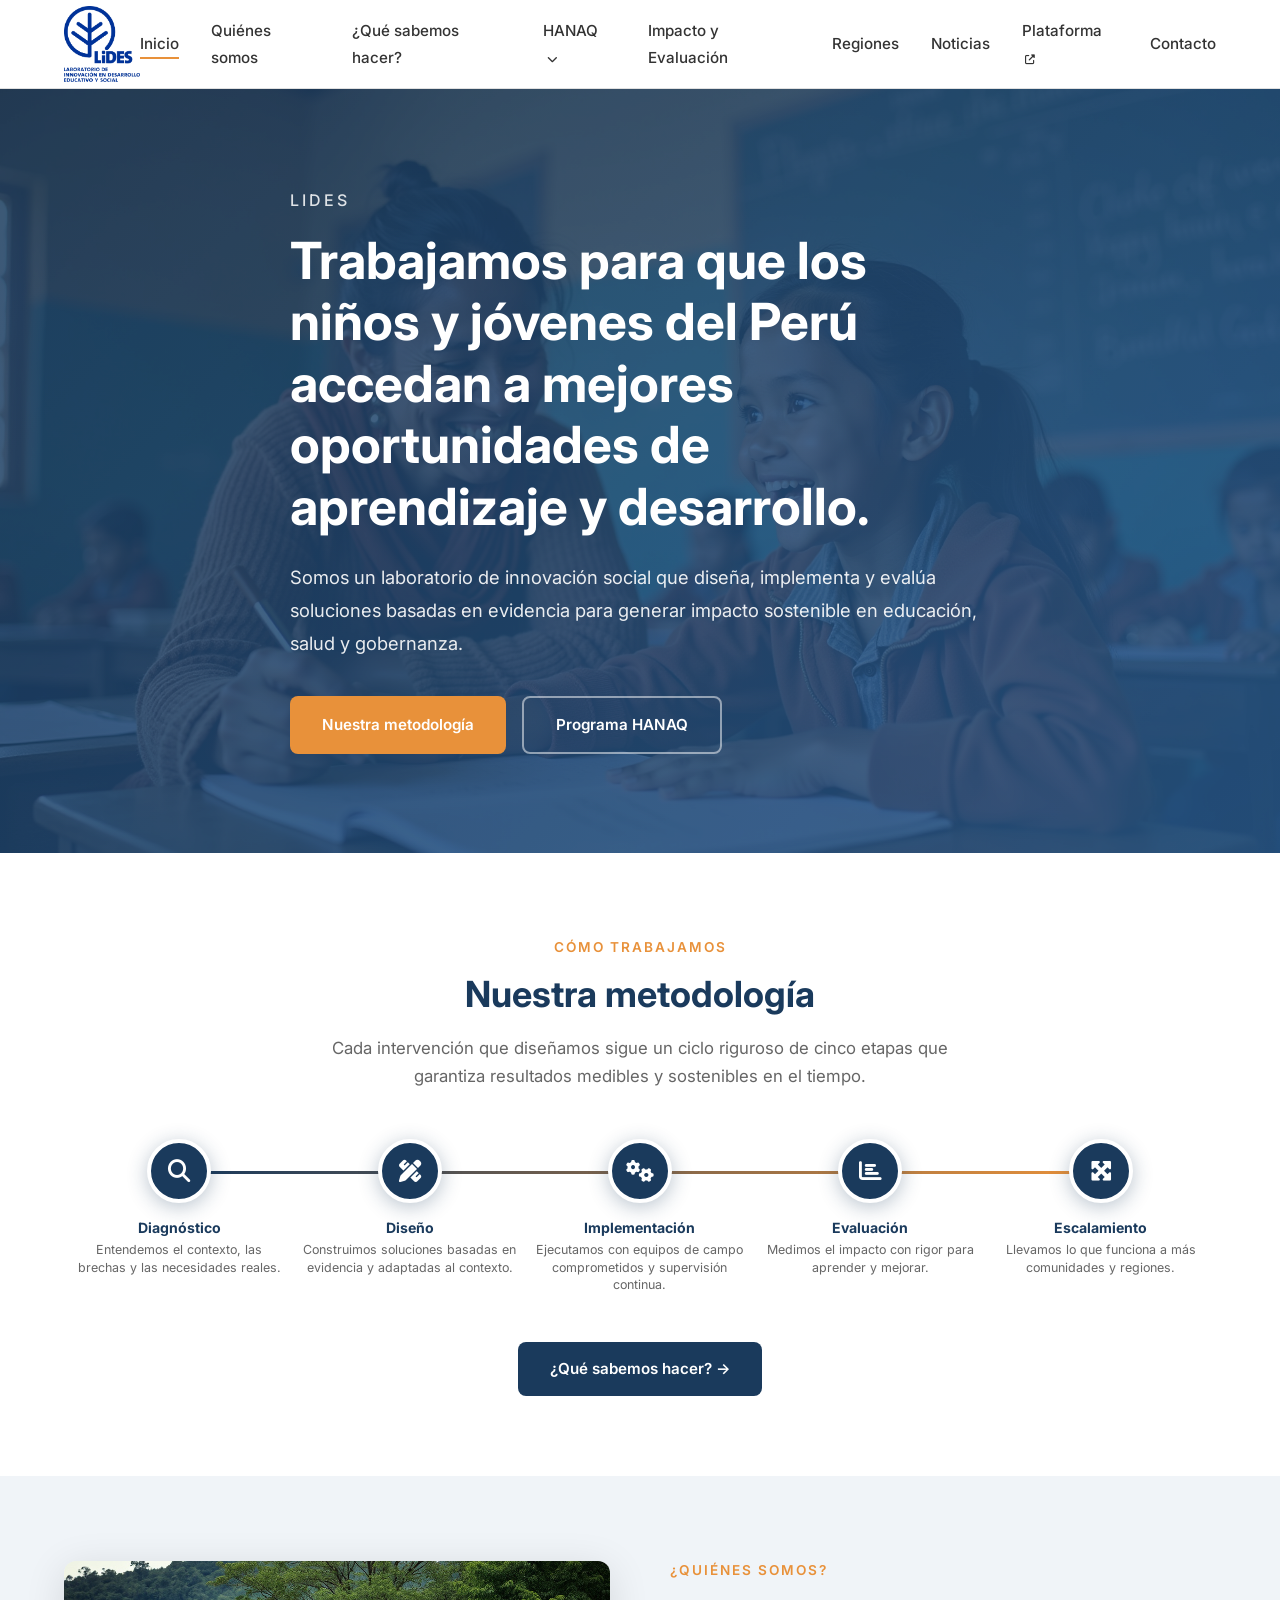
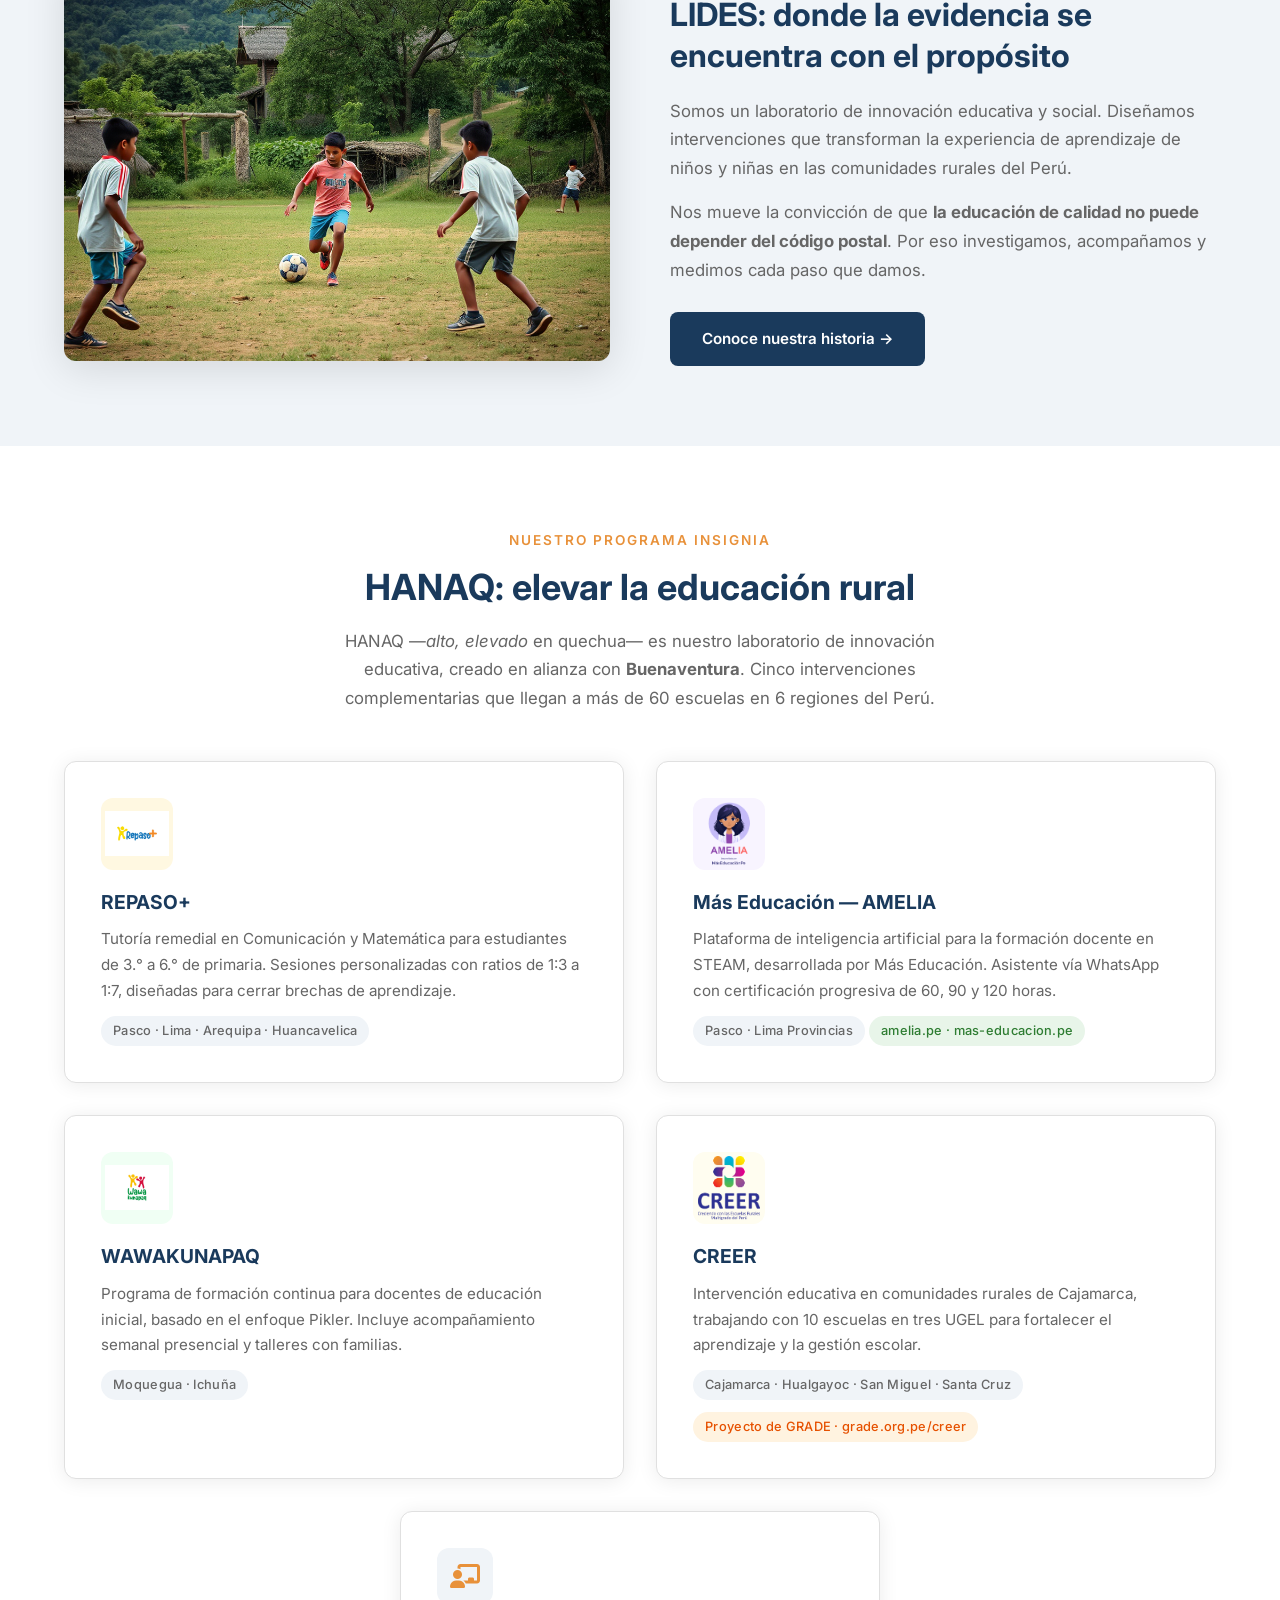
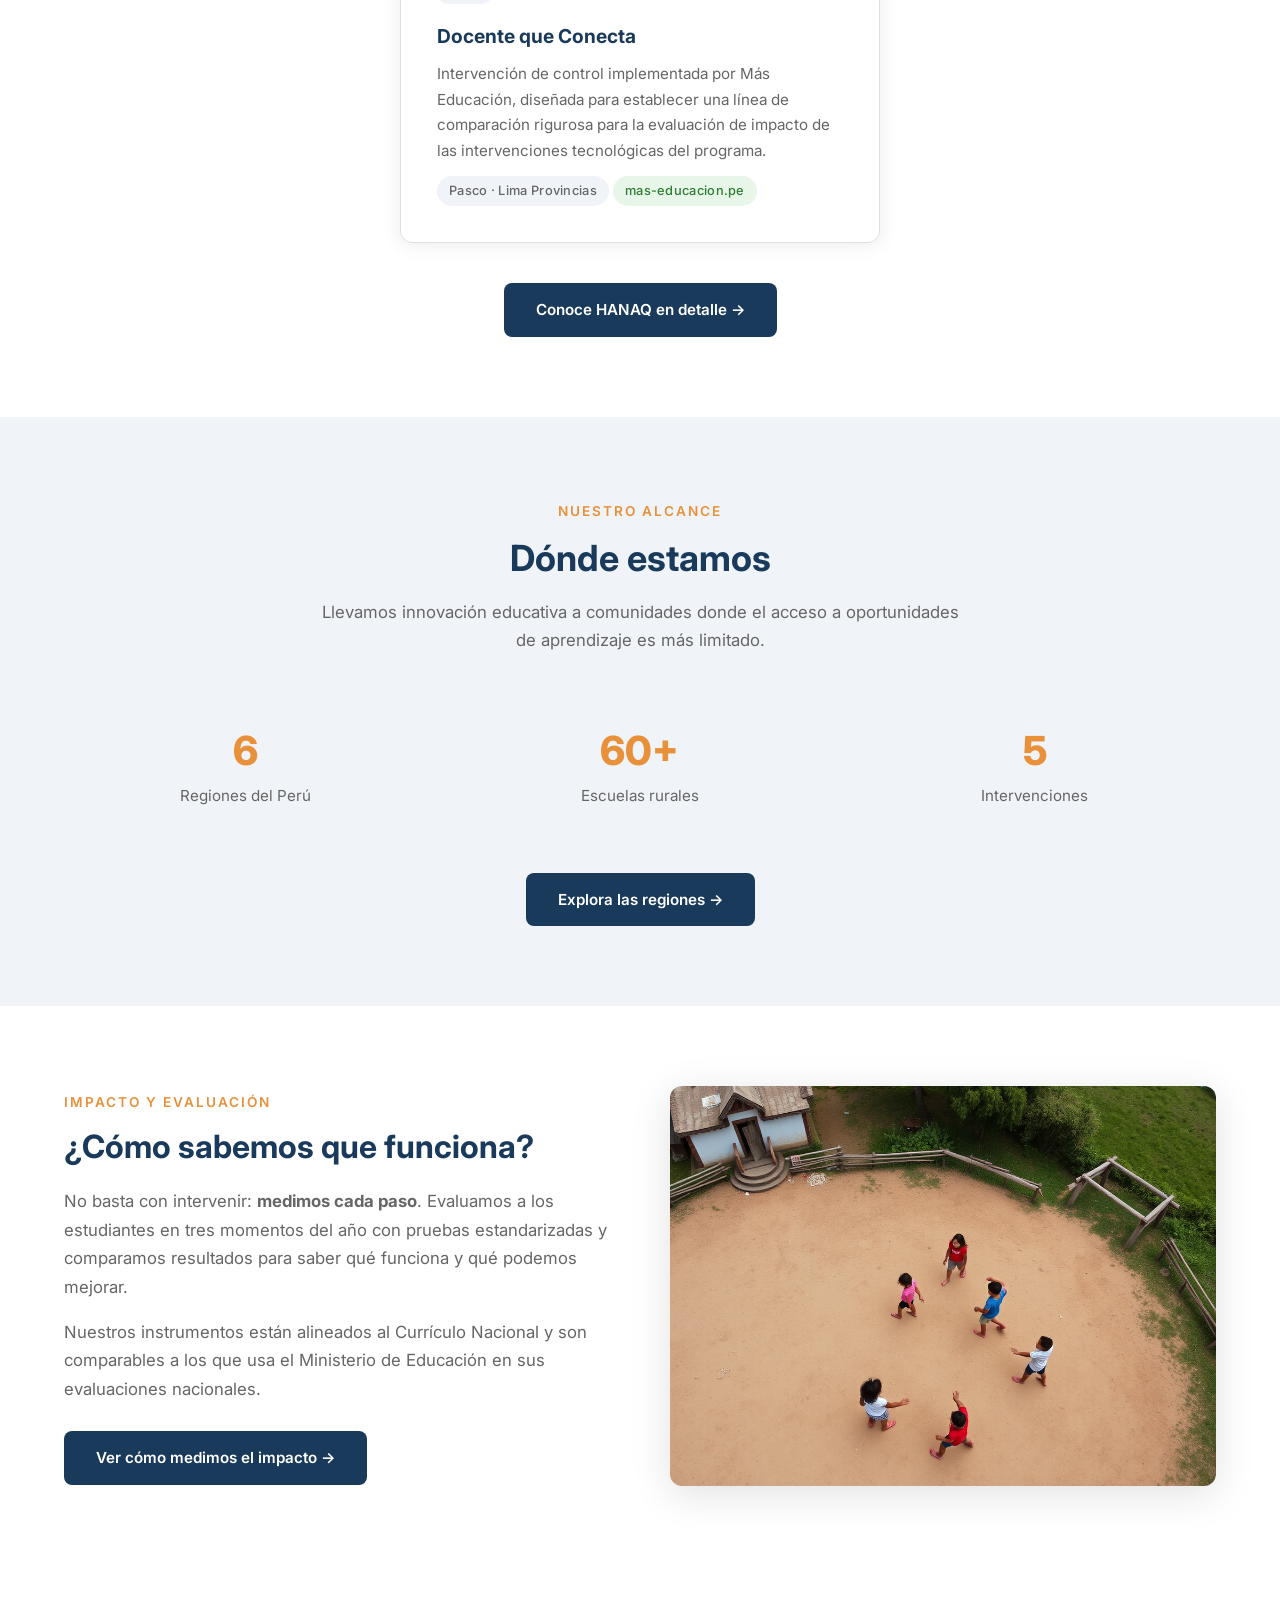
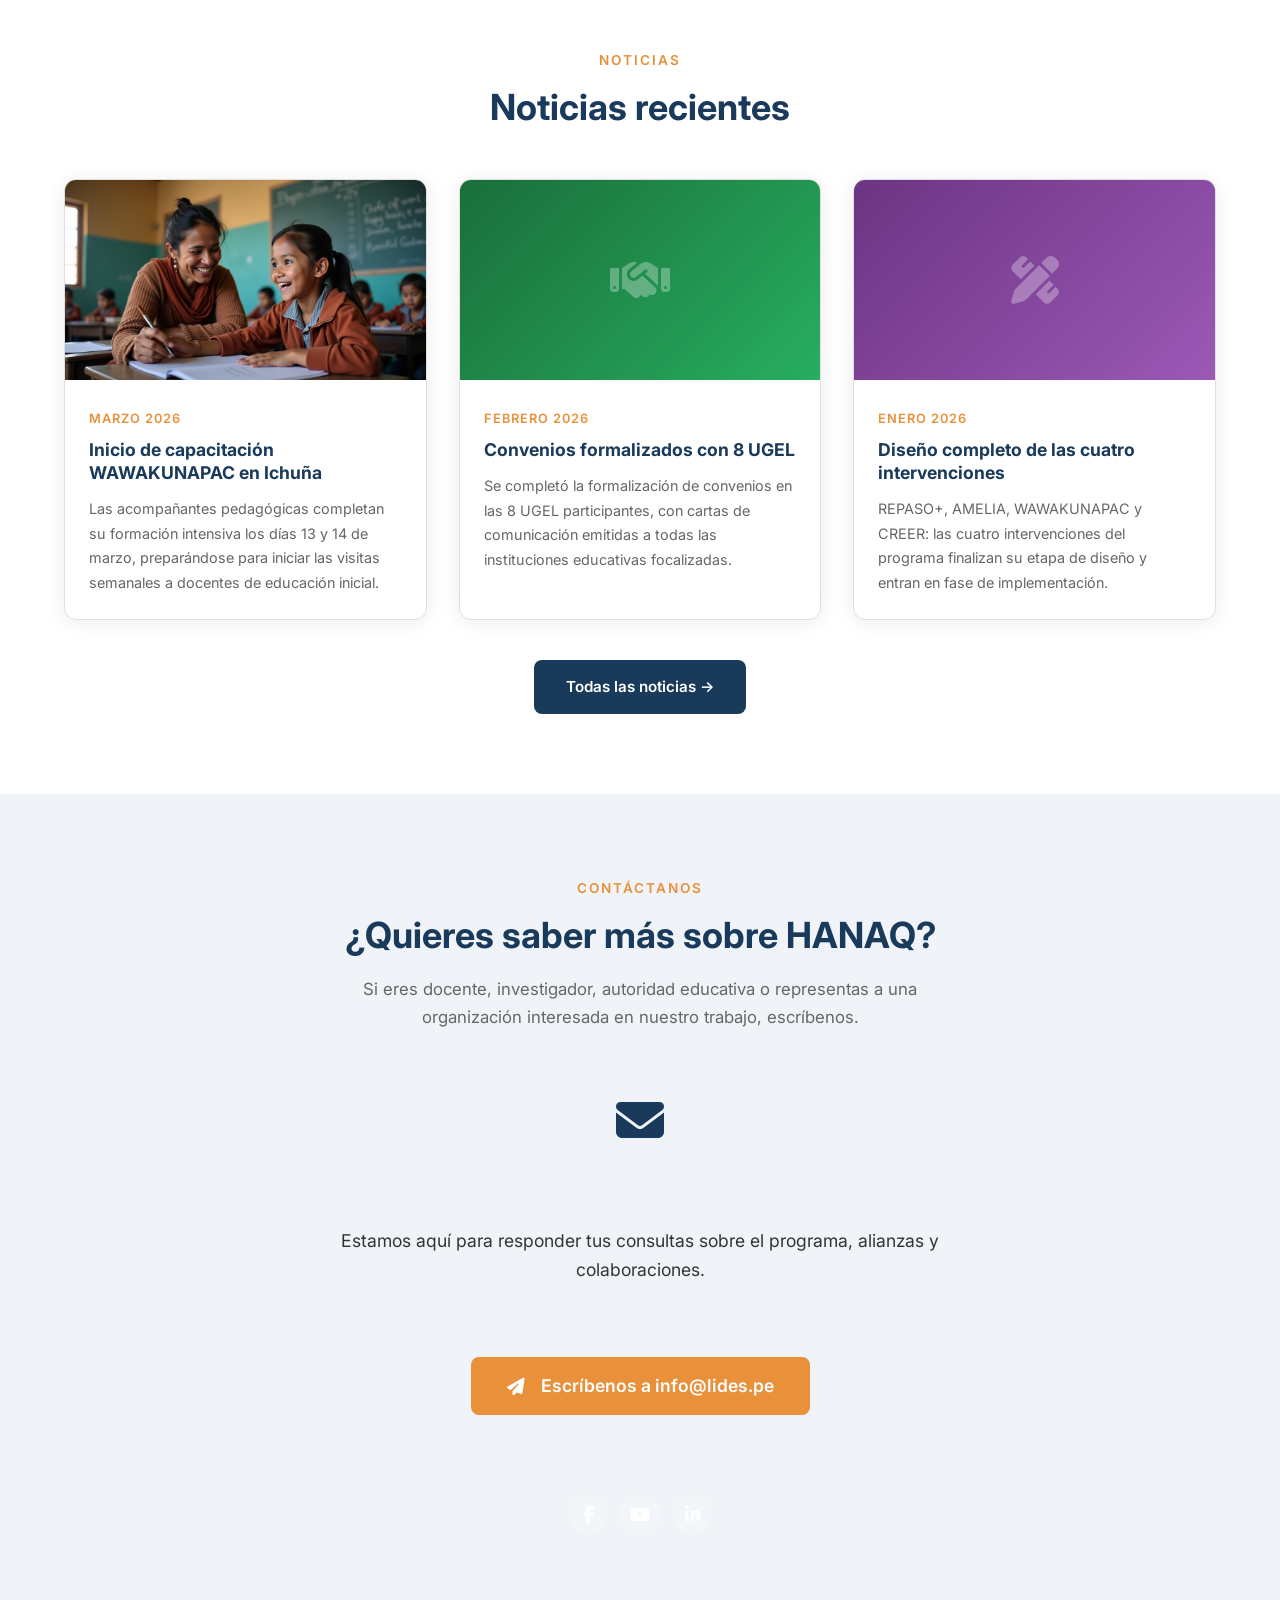
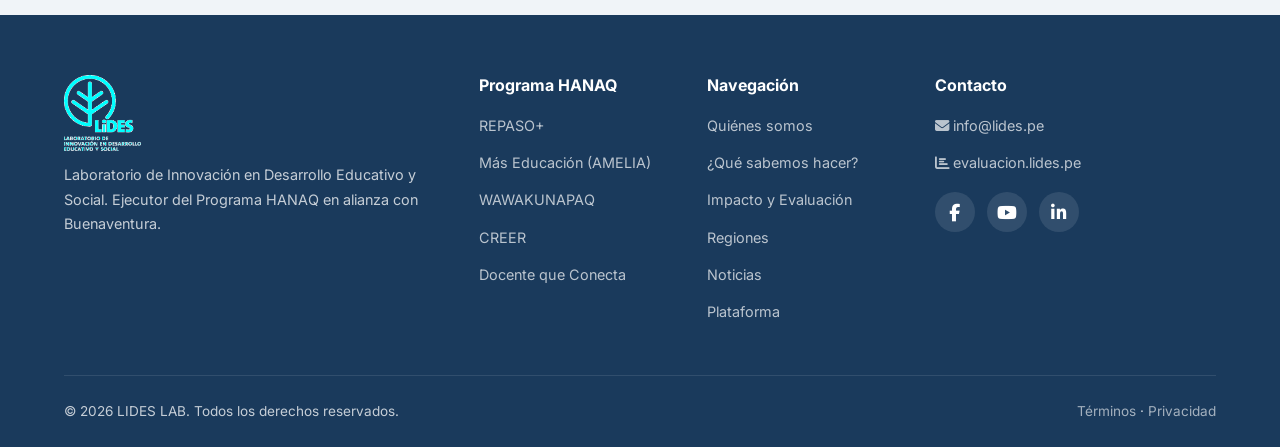
<file: index.html>
<!DOCTYPE html>
<html lang="es">
<head>
  <meta charset="UTF-8">
  <meta name="viewport" content="width=device-width, initial-scale=1.0">
  <meta http-equiv="X-Content-Type-Options" content="nosniff">
  <meta name="referrer" content="strict-origin-when-cross-origin">
  <title>LIDES - Laboratorio de Innovación en Desarrollo Educativo y Social</title>
  <meta name="description" content="LIDES — Laboratorio de Innovación en Desarrollo Educativo y Social. Innovación educativa basada en evidencia para las comunidades rurales del Perú.">
  
  <link rel="preconnect" href="https://fonts.googleapis.com">
  <link rel="preconnect" href="https://fonts.gstatic.com" crossorigin>
  <link href="https://fonts.googleapis.com/css2?family=Inter:wght@400;500;600;700;800&display=swap" rel="stylesheet">
  <link rel="stylesheet" href="https://cdnjs.cloudflare.com/ajax/libs/font-awesome/6.5.1/css/all.min.css" integrity="sha384-t1nt8BQoYMLFN5p42tRAtuAAFQaCQODekUVeKKZrEnEyp4H2R0RHFz0KWpmj7i8g" crossorigin="anonymous">
  <link rel="stylesheet" href="css/style.css">
  <link rel="icon" href="img/logo_edited.png" type="image/png">
</head>
<body>

  <!-- ===== HEADER ===== -->
  <header class="header" id="header">
    <nav class="nav">
      <a href="index.html" class="nav__logo">
        <img src="img/logo_edited.png" alt="LIDES Logo">
      </a>

      <ul class="nav__links" id="navLinks">
        <li><a href="index.html" class="active">Inicio</a></li>
        <li><a href="sobre.html">Quiénes somos</a></li>
        <li><a href="servicios.html">¿Qué sabemos hacer?</a></li>
        <li class="nav__dropdown">
          <a href="programa.html">HANAQ <i class="fas fa-chevron-down" style="font-size: 0.7em; margin-left: 4px;"></i></a>
          <ul class="nav__dropdown-menu">
            <li><a href="programa.html#repaso">REPASO+</a></li>
            <li><a href="programa.html#mas-educacion">Más Educación (AMELIA)</a></li>
            <li><a href="programa.html#wawakunapaq">WAWAKUNAPAQ</a></li>
            <li><a href="programa.html#creer">CREER</a></li>
            <li><a href="programa.html#docente-conecta">Docente que Conecta</a></li>
          </ul>
        </li>
        <li><a href="evaluacion.html">Impacto y Evaluación</a></li>
        <li><a href="regiones.html">Regiones</a></li>
        <li><a href="noticias.html">Noticias</a></li>
        <li><a href="https://evaluacion.lides.pe" target="_blank" rel="noopener noreferrer">Plataforma <i class="fas fa-external-link-alt" style="font-size:0.65em; margin-left:3px;"></i></a></li>
        <li><a href="#contacto">Contacto</a></li>
      </ul>

      <button class="nav__toggle" id="navToggle" aria-label="Toggle menu">
        <span></span>
        <span></span>
        <span></span>
      </button>
    </nav>
  </header>

  <!-- ===== HERO ===== -->
  <section class="hero">
    <div class="hero__bg">
      <div class="hero__bg-image" style="background-image: url('img/Home-Welcome-1.jpg');"></div>
    </div>
    <div class="container">
      <div class="hero__content fade-in">
        <p class="hero__subtitle">LIDES</p>
        <h1 class="hero__title">Trabajamos para que los niños y jóvenes del Perú accedan a mejores oportunidades de aprendizaje y desarrollo.</h1>
        <p class="hero__description">
          Somos un laboratorio de innovación social que diseña, implementa y evalúa 
          soluciones basadas en evidencia para generar impacto sostenible en 
          educación, salud y gobernanza.
        </p>
        <div class="hero__actions">
          <a href="#metodologia" class="btn btn--primary">Nuestra metodología</a>
          <a href="programa.html" class="btn btn--outline">Programa HANAQ</a>
        </div>
      </div>
    </div>
  </section>

  <!-- ===== METODOLOGÍA ===== -->
  <section class="section" id="metodologia">
    <div class="container">
      <div class="section-header fade-in">
        <span class="section-header__label">Cómo trabajamos</span>
        <h2 class="section-header__title">Nuestra metodología</h2>
        <p class="section-header__text">
          Cada intervención que diseñamos sigue un ciclo riguroso de cinco etapas 
          que garantiza resultados medibles y sostenibles en el tiempo.
        </p>
      </div>

      <div class="methodology-flow fade-in">
        <div class="methodology-step">
          <div class="methodology-step__bubble"><i class="fas fa-search"></i></div>
          <div>
            <div class="methodology-step__label">Diagnóstico</div>
            <div class="methodology-step__desc">Entendemos el contexto, las brechas y las necesidades reales.</div>
          </div>
        </div>
        <div class="methodology-step">
          <div class="methodology-step__bubble"><i class="fas fa-pencil-ruler"></i></div>
          <div>
            <div class="methodology-step__label">Diseño</div>
            <div class="methodology-step__desc">Construimos soluciones basadas en evidencia y adaptadas al contexto.</div>
          </div>
        </div>
        <div class="methodology-step">
          <div class="methodology-step__bubble"><i class="fas fa-cogs"></i></div>
          <div>
            <div class="methodology-step__label">Implementación</div>
            <div class="methodology-step__desc">Ejecutamos con equipos de campo comprometidos y supervisión continua.</div>
          </div>
        </div>
        <div class="methodology-step">
          <div class="methodology-step__bubble"><i class="fas fa-chart-bar"></i></div>
          <div>
            <div class="methodology-step__label">Evaluación</div>
            <div class="methodology-step__desc">Medimos el impacto con rigor para aprender y mejorar.</div>
          </div>
        </div>
        <div class="methodology-step">
          <div class="methodology-step__bubble"><i class="fas fa-expand-arrows-alt"></i></div>
          <div>
            <div class="methodology-step__label">Escalamiento</div>
            <div class="methodology-step__desc">Llevamos lo que funciona a más comunidades y regiones.</div>
          </div>
        </div>
      </div>

      <div style="text-align: center; margin-top: 48px;">
        <a href="servicios.html" class="btn btn--dark">¿Qué sabemos hacer? →</a>
      </div>
    </div>
  </section>

  <!-- ===== QUIÉNES SOMOS ===== -->
  <section class="section section--alt" id="impacto">
    <div class="container">
      <div class="split fade-in">
        <div class="split__image">
          <img src="img/latino%20adolescents%20playing%20footbal%20in%20rural%20area.jpg" alt="Estudiantes en zona rural del Perú">
        </div>
        <div class="split__content">
          <span class="section-header__label">¿Quiénes somos?</span>
          <h2>LIDES: donde la evidencia se encuentra con el propósito</h2>
          <p>
            Somos un laboratorio de innovación educativa y social. Diseñamos intervenciones 
            que transforman la experiencia de aprendizaje de niños y niñas en las comunidades 
            rurales del Perú.
          </p>
          <p>
            Nos mueve la convicción de que <strong>la educación de calidad no puede depender 
            del código postal</strong>. Por eso investigamos, acompañamos y medimos cada paso 
            que damos.
          </p>
          <a href="sobre.html" class="btn btn--dark" style="margin-top: 12px;">Conoce nuestra historia →</a>
        </div>
      </div>
    </div>
  </section>

  <!-- ===== PROGRAMA HANAQ ===== -->
  <section class="section">
    <div class="container">
      <div class="section-header fade-in">
        <span class="section-header__label">Nuestro programa insignia</span>
        <h2 class="section-header__title">HANAQ: elevar la educación rural</h2>
        <p class="section-header__text">
          HANAQ —<em>alto, elevado</em> en quechua— es nuestro laboratorio de innovación 
          educativa, creado en alianza con <strong>Buenaventura</strong>. Cinco intervenciones 
          complementarias que llegan a más de 60 escuelas en 6 regiones del Perú.
        </p>
      </div>

      <div class="cards-grid fade-in" style="--cols: 2;">
        <a href="programa.html#repaso" class="card card--link">
          <div class="card__icon" style="background: #fff8e1; width: 72px; height: 72px;">
            <img src="img/logosfotos/WhatsApp%20Image%202026-05-06%20at%2021.48.35.jpeg" alt="REPASO+" style="width: 64px; height: 64px; object-fit: contain;">
          </div>
          <h3 class="card__title">REPASO+</h3>
          <p class="card__text">
            Tutoría remedial en Comunicación y Matemática para estudiantes de 3.° a 6.° de primaria. 
            Sesiones personalizadas con ratios de 1:3 a 1:7, diseñadas para cerrar brechas de aprendizaje.
          </p>
          <span class="card__tag">Pasco · Lima · Arequipa · Huancavelica</span>
        </a>

        <a href="programa.html#mas-educacion" class="card card--link">
          <div class="card__icon" style="background: #f8f4ff; width: 72px; height: 72px;">
            <img src="img/logosfotos/logoameliablanco.png" alt="AMELIA" style="width: 64px; height: 64px; object-fit: contain;">
          </div>
          <h3 class="card__title">Más Educación — AMELIA</h3>
          <p class="card__text">
            Plataforma de inteligencia artificial para la formación docente en STEAM, 
            desarrollada por Más Educación. Asistente vía WhatsApp con certificación 
            progresiva de 60, 90 y 120 horas.
          </p>
          <span class="card__tag">Pasco · Lima Provincias</span>
          <span class="card__tag" style="background: #e8f5e9; color: #2e7d32;">amelia.pe · mas-educacion.pe</span>
        </a>

        <a href="programa.html#wawakunapaq" class="card card--link">
          <div class="card__icon" style="background: #f0fff4; width: 72px; height: 72px;">
            <img src="img/logosfotos/WhatsApp%20Image%202026-05-06%20at%2021.46.52.jpeg" alt="Wawakunapaq" style="width: 64px; height: 64px; object-fit: contain;">
          </div>
          <h3 class="card__title">WAWAKUNAPAQ</h3>
          <p class="card__text">
            Programa de formación continua para docentes de educación inicial, basado en el 
            enfoque Pikler. Incluye acompañamiento semanal presencial y talleres con familias.
          </p>
          <span class="card__tag">Moquegua · Ichuña</span>
        </a>

        <a href="programa.html#creer" class="card card--link">
          <div class="card__icon" style="background: #fffdf0; width: 72px; height: 72px;">
            <img src="img/logosfotos/imagotipo%20creer%2055x57%20mm.png" alt="CREER" style="width: 64px; height: 64px; object-fit: contain;">
          </div>
          <h3 class="card__title">CREER</h3>
          <p class="card__text">
            Intervención educativa en comunidades rurales de Cajamarca, trabajando con 
            10 escuelas en tres UGEL para fortalecer el aprendizaje y la gestión escolar.
          </p>
          <span class="card__tag">Cajamarca · Hualgayoc · San Miguel · Santa Cruz</span>
          <span class="card__tag" style="background: #fff3e0; color: #e65100;">Proyecto de GRADE · grade.org.pe/creer</span>
        </a>

        <a href="programa.html#docente-conecta" class="card card--link" style="grid-column: 1 / -1; max-width: 480px; margin: 0 auto; width: 100%;">
          <div class="card__icon"><i class="fas fa-chalkboard-teacher"></i></div>
          <h3 class="card__title">Docente que Conecta</h3>
          <p class="card__text">
            Intervención de control implementada por Más Educación, diseñada para 
            establecer una línea de comparación rigurosa para la evaluación de impacto 
            de las intervenciones tecnológicas del programa.
          </p>
          <span class="card__tag">Pasco · Lima Provincias</span>
          <span class="card__tag" style="background: #e8f5e9; color: #2e7d32;">mas-educacion.pe</span>
        </a>
      </div>

      <div style="text-align: center; margin-top: 40px;">
        <a href="programa.html" class="btn btn--dark">Conoce HANAQ en detalle →</a>
      </div>
    </div>
  </section>

  <!-- ===== CIFRAS CLAVE ===== -->
  <section class="section section--alt">
    <div class="container">
      <div class="section-header fade-in">
        <span class="section-header__label">Nuestro alcance</span>
        <h2 class="section-header__title">Dónde estamos</h2>
        <p class="section-header__text">
          Llevamos innovación educativa a comunidades donde el acceso a oportunidades 
          de aprendizaje es más limitado.
        </p>
      </div>

      <div class="stats fade-in" style="margin-top: 32px;">
        <div class="stat">
          <div class="stat__number">6</div>
          <div class="stat__label">Regiones del Perú</div>
        </div>
        <div class="stat">
          <div class="stat__number">60+</div>
          <div class="stat__label">Escuelas rurales</div>
        </div>
        <div class="stat">
          <div class="stat__number">5</div>
          <div class="stat__label">Intervenciones</div>
        </div>
      </div>

      <div style="text-align: center; margin-top: 40px;">
        <a href="regiones.html" class="btn btn--dark">Explora las regiones →</a>
      </div>
    </div>
  </section>

  <!-- ===== EVIDENCIA / EVALUACIÓN ===== -->
  <section class="section">
    <div class="container">
      <div class="split fade-in" style="direction: rtl;">
        <div class="split__image" style="direction: ltr;">
          <img src="img/12-14-year-old%20children%20playing%20in%20the%20playground%20area%20in%20rural%20area%20in%20Peru.jpg" alt="Estudiantes en escuela rural">
        </div>
        <div class="split__content" style="direction: ltr;">
          <span class="section-header__label">Impacto y evaluación</span>
          <h2>¿Cómo sabemos que funciona?</h2>
          <p>
            No basta con intervenir: <strong>medimos cada paso</strong>. Evaluamos a los estudiantes 
            en tres momentos del año con pruebas estandarizadas y comparamos resultados 
            para saber qué funciona y qué podemos mejorar.
          </p>
          <p>
            Nuestros instrumentos están alineados al Currículo Nacional y son comparables 
            a los que usa el Ministerio de Educación en sus evaluaciones nacionales.
          </p>
          <a href="evaluacion.html" class="btn btn--dark" style="margin-top: 12px;">Ver cómo medimos el impacto →</a>
        </div>
      </div>
    </div>
  </section>

  <!-- ===== NOTICIAS ===== -->
  <section class="section" id="noticias">
    <div class="container">
      <div class="section-header fade-in">
        <span class="section-header__label">Noticias</span>
        <h2 class="section-header__title">Noticias recientes</h2>
      </div>

      <div class="news-grid fade-in">
        <div class="news-card">
          <div class="news-card__image" style="background-image: url('img/Home-Welcome-1.jpg');"></div>
          <div class="news-card__body">
            <span class="news-card__date">Marzo 2026</span>
            <h3 class="news-card__title">Inicio de capacitación WAWAKUNAPAC en Ichuña</h3>
            <p class="news-card__text">
              Las acompañantes pedagógicas completan su formación intensiva los días 13 y 14 de marzo, 
              preparándose para iniciar las visitas semanales a docentes de educación inicial.
            </p>
          </div>
        </div>
        <div class="news-card">
          <div class="news-card__image" style="background: linear-gradient(135deg, #1a6e3a, #27ae60); display:flex; align-items:center; justify-content:center;"><i class="fas fa-handshake" style="font-size:3rem; color:rgba(255,255,255,0.3);"></i></div>
          <div class="news-card__body">
            <span class="news-card__date">Febrero 2026</span>
            <h3 class="news-card__title">Convenios formalizados con 8 UGEL</h3>
            <p class="news-card__text">
              Se completó la formalización de convenios en las 8 UGEL participantes, 
              con cartas de comunicación emitidas a todas las instituciones educativas focalizadas.
            </p>
          </div>
        </div>
        <div class="news-card">
          <div class="news-card__image" style="background: linear-gradient(135deg, #6c3483, #9b59b6); display:flex; align-items:center; justify-content:center;"><i class="fas fa-pencil-ruler" style="font-size:3rem; color:rgba(255,255,255,0.3);"></i></div>
          <div class="news-card__body">
            <span class="news-card__date">Enero 2026</span>
            <h3 class="news-card__title">Diseño completo de las cuatro intervenciones</h3>
            <p class="news-card__text">
              REPASO+, AMELIA, WAWAKUNAPAC y CREER: las cuatro intervenciones del programa 
              finalizan su etapa de diseño y entran en fase de implementación.
            </p>
          </div>
        </div>
      </div>

      <div style="text-align: center; margin-top: 40px;">
        <a href="noticias.html" class="btn btn--dark">Todas las noticias →</a>
      </div>
    </div>
  </section>

  <!-- ===== CONTACTO ===== -->
  <section class="section section--alt" id="contacto">
    <div class="container">
      <div class="section-header fade-in">
        <span class="section-header__label">Contáctanos</span>
        <h2 class="section-header__title">¿Quieres saber más sobre HANAQ?</h2>
        <p class="section-header__text">
          Si eres docente, investigador, autoridad educativa o representas a una organización 
          interesada en nuestro trabajo, escríbenos.
        </p>
      </div>

      <div class="contact-grid fade-in" style="display: flex; flex-direction: column; align-items: center; text-align: center; max-width: 600px; margin: 0 auto;">
        <div style="font-size: 3rem; color: var(--primary); margin-bottom: 16px;">
          <i class="fas fa-envelope"></i>
        </div>
        <p style="font-size: 1.1rem; color: var(--text-secondary); margin-bottom: 24px;">
          Estamos aquí para responder tus consultas sobre el programa, alianzas y colaboraciones.
        </p>
        <a href="mailto:info@lides.pe" class="btn btn--primary" style="font-size: 1.1rem; padding: 14px 36px;">
          <i class="fas fa-paper-plane" style="margin-right: 8px;"></i> Escríbenos a info@lides.pe
        </a>

        <div class="social-links" style="margin-top: 32px;">
          <a href="https://www.facebook.com/lideslab" aria-label="Facebook"><i class="fab fa-facebook-f"></i></a>
          <a href="https://www.youtube.com/@lideslab" aria-label="YouTube"><i class="fab fa-youtube"></i></a>
          <a href="https://www.linkedin.com/company/lideslab" aria-label="LinkedIn"><i class="fab fa-linkedin-in"></i></a>
        </div>
      </div>
    </div>
  </section>



  <!-- ===== FOOTER ===== -->
  <footer class="footer">
    <div class="container">
      <div class="footer-grid">
        <div class="footer__brand">
          <a href="index.html" class="nav__logo" style="color: white;">
            <img src="img/logo_edited.png" alt="LIDES" style="filter: brightness(10);">
          </a>
          <p>Laboratorio de Innovación en Desarrollo Educativo y Social. Ejecutor del Programa HANAQ en alianza con Buenaventura.</p>
        </div>

        <div>
          <h4>Programa HANAQ</h4>
          <ul class="footer__links">
            <li><a href="programa.html#repaso">REPASO+</a></li>
            <li><a href="programa.html#mas-educacion">Más Educación (AMELIA)</a></li>
            <li><a href="programa.html#wawakunapaq">WAWAKUNAPAQ</a></li>
            <li><a href="programa.html#creer">CREER</a></li>
            <li><a href="programa.html#docente-conecta">Docente que Conecta</a></li>
          </ul>
        </div>

        <div>
          <h4>Navegación</h4>
          <ul class="footer__links">
            <li><a href="sobre.html">Quiénes somos</a></li>
            <li><a href="servicios.html">¿Qué sabemos hacer?</a></li>
            <li><a href="evaluacion.html">Impacto y Evaluación</a></li>
            <li><a href="regiones.html">Regiones</a></li>
            <li><a href="noticias.html">Noticias</a></li>
            <li><a href="https://evaluacion.lides.pe" target="_blank" rel="noopener noreferrer">Plataforma</a></li>
          </ul>
        </div>

        <div>
          <h4>Contacto</h4>
          <ul class="footer__links">
            <li><a href="mailto:info@lides.pe"><i class="fas fa-envelope"></i> info@lides.pe</a></li>
            <li><a href="https://evaluacion.lides.pe"><i class="fas fa-chart-bar"></i> evaluacion.lides.pe</a></li>
          </ul>
          <div class="social-links">
            <a href="https://www.facebook.com/lideslab" aria-label="Facebook"><i class="fab fa-facebook-f"></i></a>
            <a href="https://www.youtube.com/@lideslab" aria-label="YouTube"><i class="fab fa-youtube"></i></a>
            <a href="https://www.linkedin.com/company/lideslab" aria-label="LinkedIn"><i class="fab fa-linkedin-in"></i></a>
          </div>
        </div>
      </div>

      <div class="footer__bottom">
        <p>&copy; 2026 LIDES LAB. Todos los derechos reservados.</p>
        <div>
          <a href="terminos.html">Términos</a> · <a href="privacidad.html">Privacidad</a>
        </div>
      </div>
    </div>
  </footer>

  <script src="js/main.js"></script>
</body>
</html>
</file>
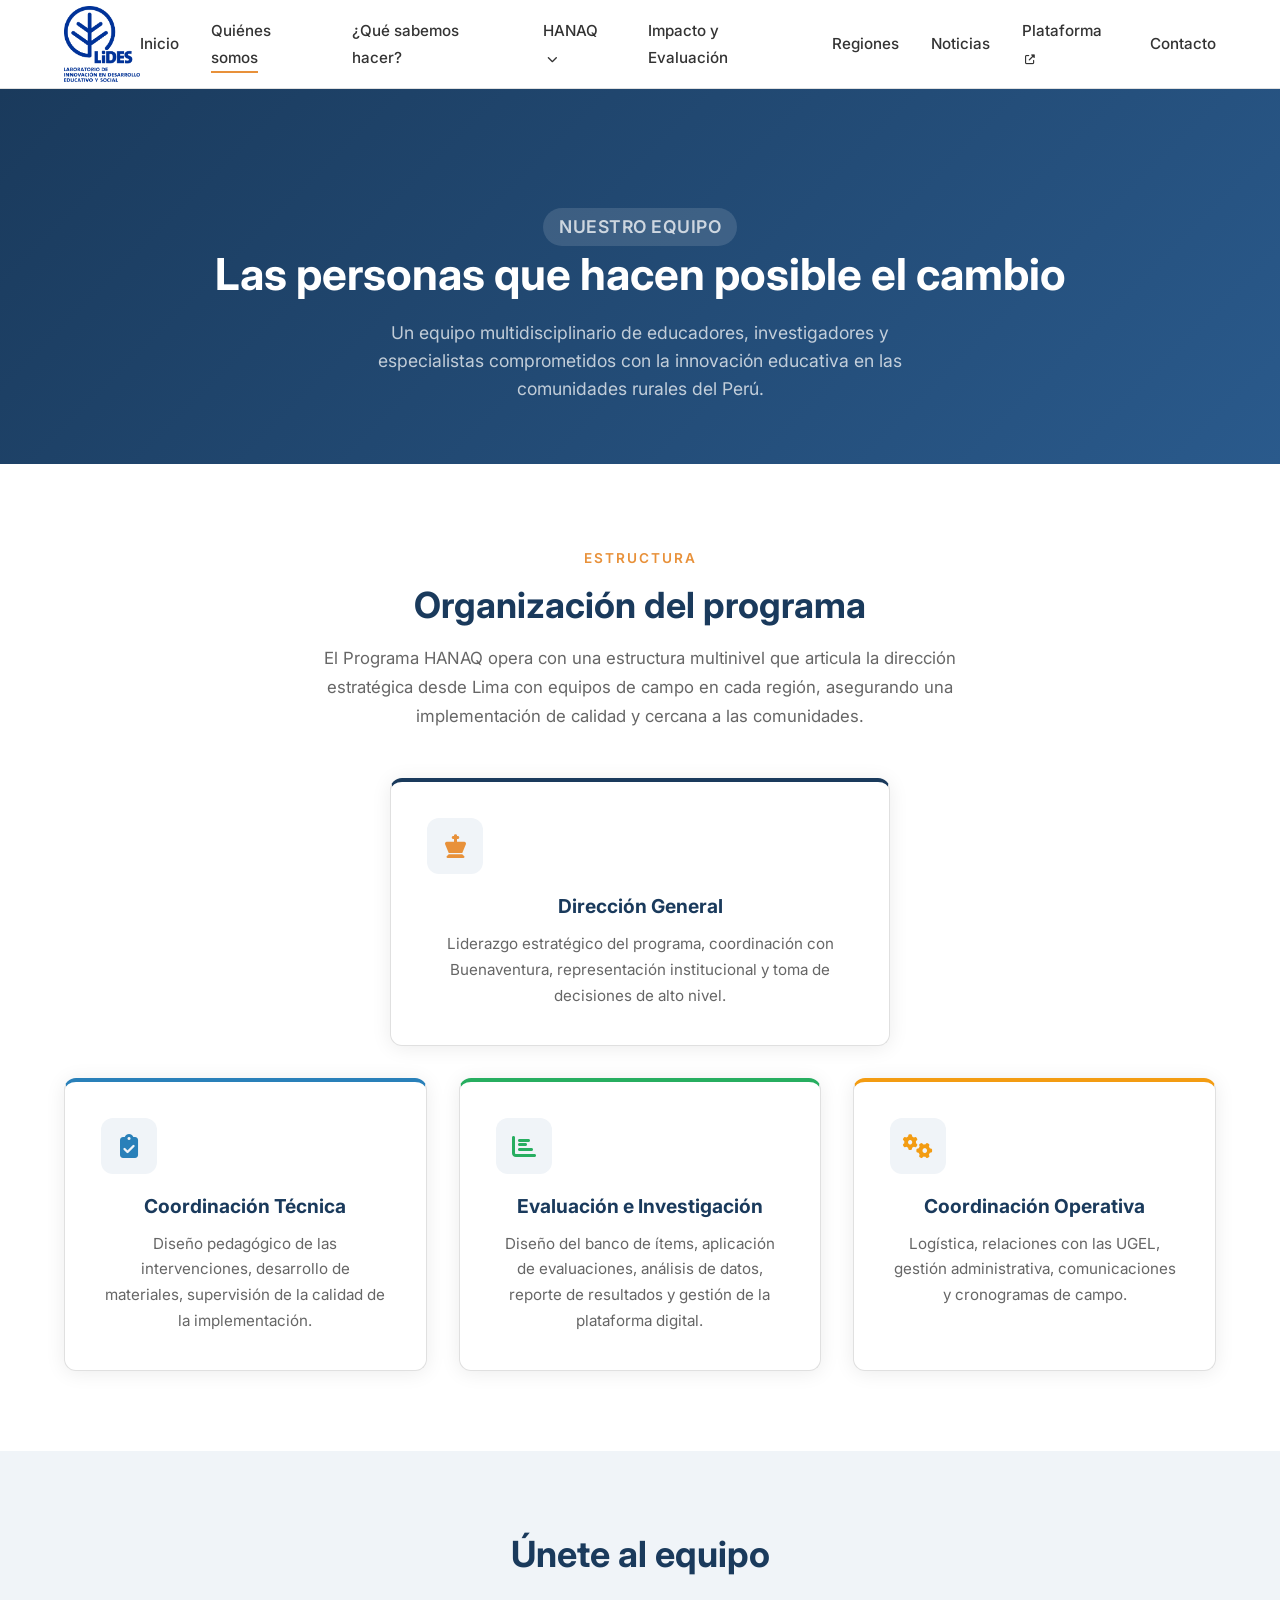
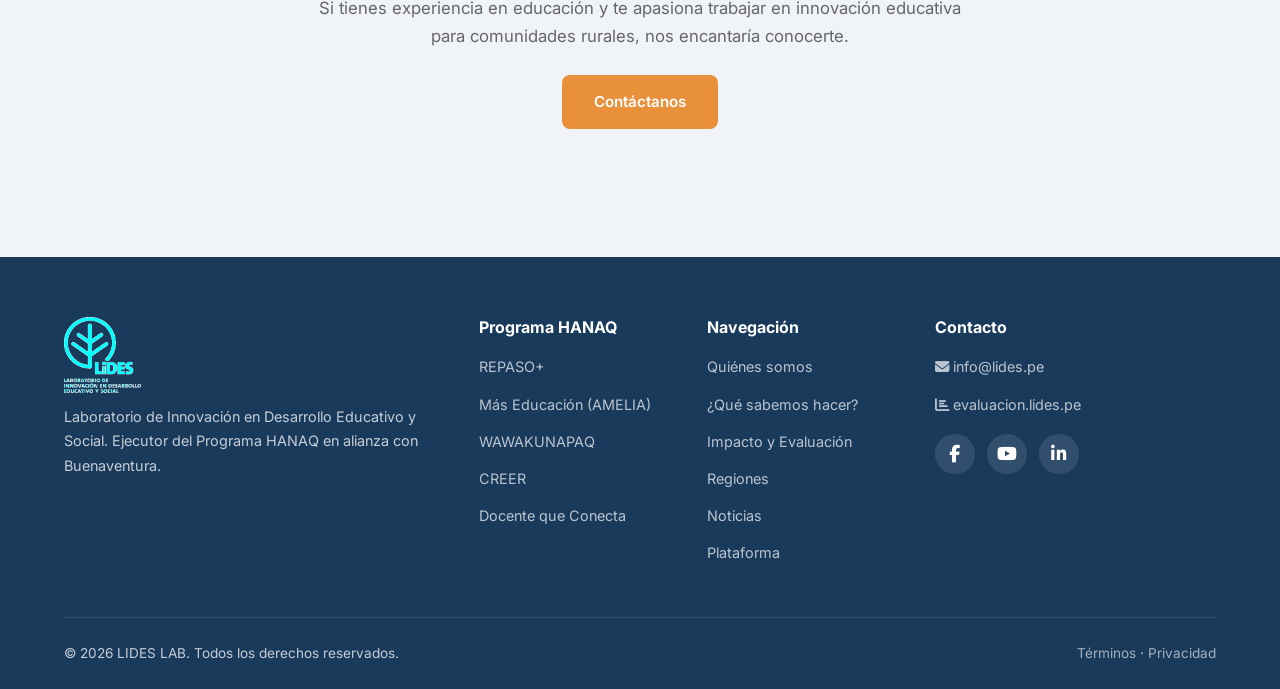
<file: equipo.html>
<!DOCTYPE html>
<html lang="es">
<head>
  <meta charset="UTF-8">
  <meta name="viewport" content="width=device-width, initial-scale=1.0">
  <meta http-equiv="X-Content-Type-Options" content="nosniff">
  <meta name="referrer" content="strict-origin-when-cross-origin">
  <title>Equipo - LIDES</title>
  <meta name="description" content="Conoce al equipo de LIDES: coordinadores, tutores, acompañantes pedagógicas y especialistas que trabajan en 6 regiones del Perú.">
  
  <link rel="preconnect" href="https://fonts.googleapis.com">
  <link rel="preconnect" href="https://fonts.gstatic.com" crossorigin>
  <link href="https://fonts.googleapis.com/css2?family=Inter:wght@400;500;600;700;800&display=swap" rel="stylesheet">
  <link rel="stylesheet" href="https://cdnjs.cloudflare.com/ajax/libs/font-awesome/6.5.1/css/all.min.css" integrity="sha384-t1nt8BQoYMLFN5p42tRAtuAAFQaCQODekUVeKKZrEnEyp4H2R0RHFz0KWpmj7i8g" crossorigin="anonymous">
  <link rel="stylesheet" href="css/style.css">
  <link rel="icon" href="img/logo_edited.png" type="image/png">
</head>
<body>

  <!-- ===== HEADER ===== -->
  <header class="header" id="header">
    <nav class="nav">
      <a href="index.html" class="nav__logo">
        <img src="img/logo_edited.png" alt="LIDES Logo">
      </a>
      <ul class="nav__links" id="navLinks">
        <li><a href="index.html">Inicio</a></li>
        <li><a href="sobre.html" class="active">Quiénes somos</a></li>
        <li><a href="servicios.html">¿Qué sabemos hacer?</a></li>
        <li class="nav__dropdown">
          <a href="programa.html">HANAQ <i class="fas fa-chevron-down" style="font-size: 0.7em; margin-left: 4px;"></i></a>
          <ul class="nav__dropdown-menu">
            <li><a href="programa.html#repaso">REPASO+</a></li>
            <li><a href="programa.html#mas-educacion">Más Educación (AMELIA)</a></li>
            <li><a href="programa.html#wawakunapaq">WAWAKUNAPAQ</a></li>
            <li><a href="programa.html#creer">CREER</a></li>
            <li><a href="programa.html#docente-conecta">Docente que Conecta</a></li>
          </ul>
        </li>
        <li><a href="evaluacion.html">Impacto y Evaluación</a></li>
        <li><a href="regiones.html">Regiones</a></li>
        <li><a href="noticias.html">Noticias</a></li>
        <li><a href="https://evaluacion.lides.pe" target="_blank" rel="noopener noreferrer">Plataforma <i class="fas fa-external-link-alt" style="font-size:0.65em; margin-left:3px;"></i></a></li>
        <li><a href="index.html#contacto">Contacto</a></li>
      </ul>
      <button class="nav__toggle" id="navToggle" aria-label="Toggle menu">
        <span></span><span></span><span></span>
      </button>
    </nav>
  </header>

  <!-- ===== PAGE HEADER ===== -->
  <section class="page-header">
    <div class="container">
      <p class="page-header__label">Nuestro equipo</p>
      <h1>Las personas que hacen posible el cambio</h1>
      <p class="page-header__description">
        Un equipo multidisciplinario de educadores, investigadores y especialistas comprometidos 
        con la innovación educativa en las comunidades rurales del Perú.
      </p>
    </div>
  </section>

  <!-- ===== ESTRUCTURA ORGANIZACIONAL ===== -->
  <section class="section">
    <div class="container">
      <div class="section-header fade-in">
        <span class="section-header__label">Estructura</span>
        <h2 class="section-header__title">Organización del programa</h2>
        <p class="section-header__text">
          El Programa HANAQ opera con una estructura multinivel que articula la dirección estratégica 
          desde Lima con equipos de campo en cada región, asegurando una implementación de calidad 
          y cercana a las comunidades.
        </p>
      </div>

      <div class="org-chart fade-in" style="margin-top: 48px;">
        <!-- Level 1: Direction -->
        <div class="cards-grid" style="--cols: 1; max-width: 500px; margin: 0 auto;">
          <div class="card" style="text-align: center; border-top: 4px solid var(--primary);">
            <div class="card__icon"><i class="fas fa-chess-king"></i></div>
            <h3 class="card__title">Dirección General</h3>
            <p class="card__text">
              Liderazgo estratégico del programa, coordinación con Buenaventura, 
              representación institucional y toma de decisiones de alto nivel.
            </p>
          </div>
        </div>

        <!-- Level 2: Core Team -->
        <div class="cards-grid fade-in" style="--cols: 3; margin-top: 32px;">
          <div class="card" style="text-align: center; border-top: 4px solid #2980b9;">
            <div class="card__icon" style="color: #2980b9;"><i class="fas fa-clipboard-check"></i></div>
            <h3 class="card__title">Coordinación Técnica</h3>
            <p class="card__text">
              Diseño pedagógico de las intervenciones, desarrollo de materiales, 
              supervisión de la calidad de la implementación.
            </p>
          </div>
          <div class="card" style="text-align: center; border-top: 4px solid #27ae60;">
            <div class="card__icon" style="color: #27ae60;"><i class="fas fa-chart-bar"></i></div>
            <h3 class="card__title">Evaluación e Investigación</h3>
            <p class="card__text">
              Diseño del banco de ítems, aplicación de evaluaciones, análisis de datos, 
              reporte de resultados y gestión de la plataforma digital.
            </p>
          </div>
          <div class="card" style="text-align: center; border-top: 4px solid #f39c12;">
            <div class="card__icon" style="color: #f39c12;"><i class="fas fa-cogs"></i></div>
            <h3 class="card__title">Coordinación Operativa</h3>
            <p class="card__text">
              Logística, relaciones con las UGEL, gestión administrativa, 
              comunicaciones y cronogramas de campo.
            </p>
          </div>
        </div>

        <!-- Level 3: Field Teams removed per brief -->
      </div>
    </div>
  </section>

  <!-- ===== CTA ===== -->
  <section class="section section--alt">
    <div class="container">
      <div class="section-header fade-in">
        <h2 class="section-header__title">Únete al equipo</h2>
        <p class="section-header__text">
          Si tienes experiencia en educación y te apasiona trabajar en innovación educativa 
          para comunidades rurales, nos encantaría conocerte.
        </p>
        <div style="margin-top: 24px;">
          <a href="index.html#contacto" class="btn btn--primary">Contáctanos</a>
        </div>
      </div>
    </div>
  </section>

  <!-- ===== FOOTER ===== -->
  <footer class="footer">
    <div class="container">
      <div class="footer-grid">
        <div class="footer__brand">
          <a href="index.html" class="nav__logo" style="color: white;">
            <img src="img/logo_edited.png" alt="LIDES" style="filter: brightness(10);">
          </a>
          <p>Laboratorio de Innovación en Desarrollo Educativo y Social. Ejecutor del Programa HANAQ en alianza con Buenaventura.</p>
        </div>
        <div>
          <h4>Programa HANAQ</h4>
          <ul class="footer__links">
            <li><a href="programa.html#repaso">REPASO+</a></li>
            <li><a href="programa.html#mas-educacion">Más Educación (AMELIA)</a></li>
            <li><a href="programa.html#wawakunapaq">WAWAKUNAPAQ</a></li>
            <li><a href="programa.html#creer">CREER</a></li>
            <li><a href="programa.html#docente-conecta">Docente que Conecta</a></li>
          </ul>
        </div>
        <div>
          <h4>Navegación</h4>
          <ul class="footer__links">
            <li><a href="sobre.html">Quiénes somos</a></li>
            <li><a href="servicios.html">¿Qué sabemos hacer?</a></li>
            <li><a href="evaluacion.html">Impacto y Evaluación</a></li>
            <li><a href="regiones.html">Regiones</a></li>
            <li><a href="noticias.html">Noticias</a></li>
            <li><a href="https://evaluacion.lides.pe" target="_blank" rel="noopener noreferrer">Plataforma</a></li>
          </ul>
        </div>
        <div>
          <h4>Contacto</h4>
          <ul class="footer__links">
            <li><a href="mailto:info@lides.pe"><i class="fas fa-envelope"></i> info@lides.pe</a></li>
            <li><a href="https://evaluacion.lides.pe"><i class="fas fa-chart-bar"></i> evaluacion.lides.pe</a></li>
          </ul>
          <div class="social-links">
            <a href="https://www.facebook.com/lideslab" aria-label="Facebook"><i class="fab fa-facebook-f"></i></a>
            <a href="https://www.youtube.com/@lideslab" aria-label="YouTube"><i class="fab fa-youtube"></i></a>
            <a href="https://www.linkedin.com/company/lideslab" aria-label="LinkedIn"><i class="fab fa-linkedin-in"></i></a>
          </div>
        </div>
      </div>
      <div class="footer__bottom">
        <p>&copy; 2026 LIDES LAB. Todos los derechos reservados.</p>
        <div><a href="terminos.html">Términos</a> · <a href="privacidad.html">Privacidad</a></div>
      </div>
    </div>
  </footer>

  <script src="js/main.js"></script>
</body>
</html>
</file>
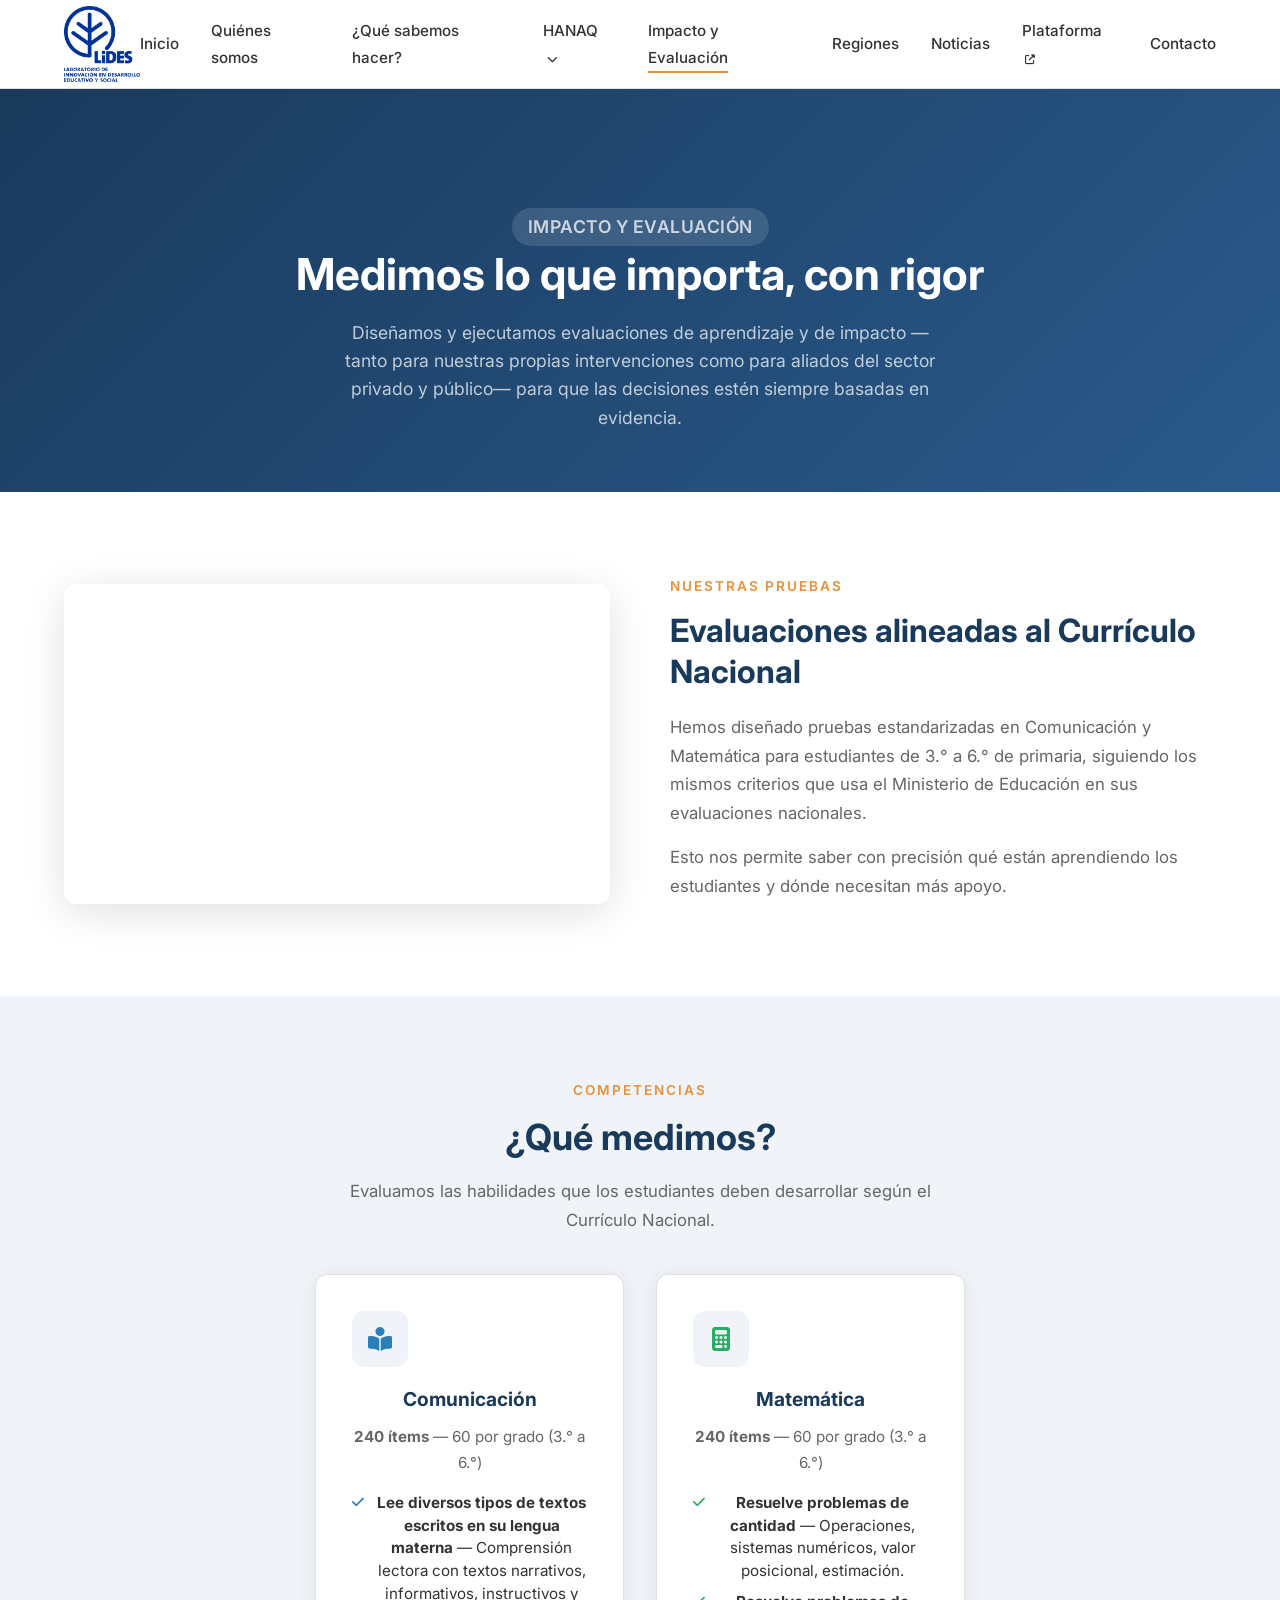
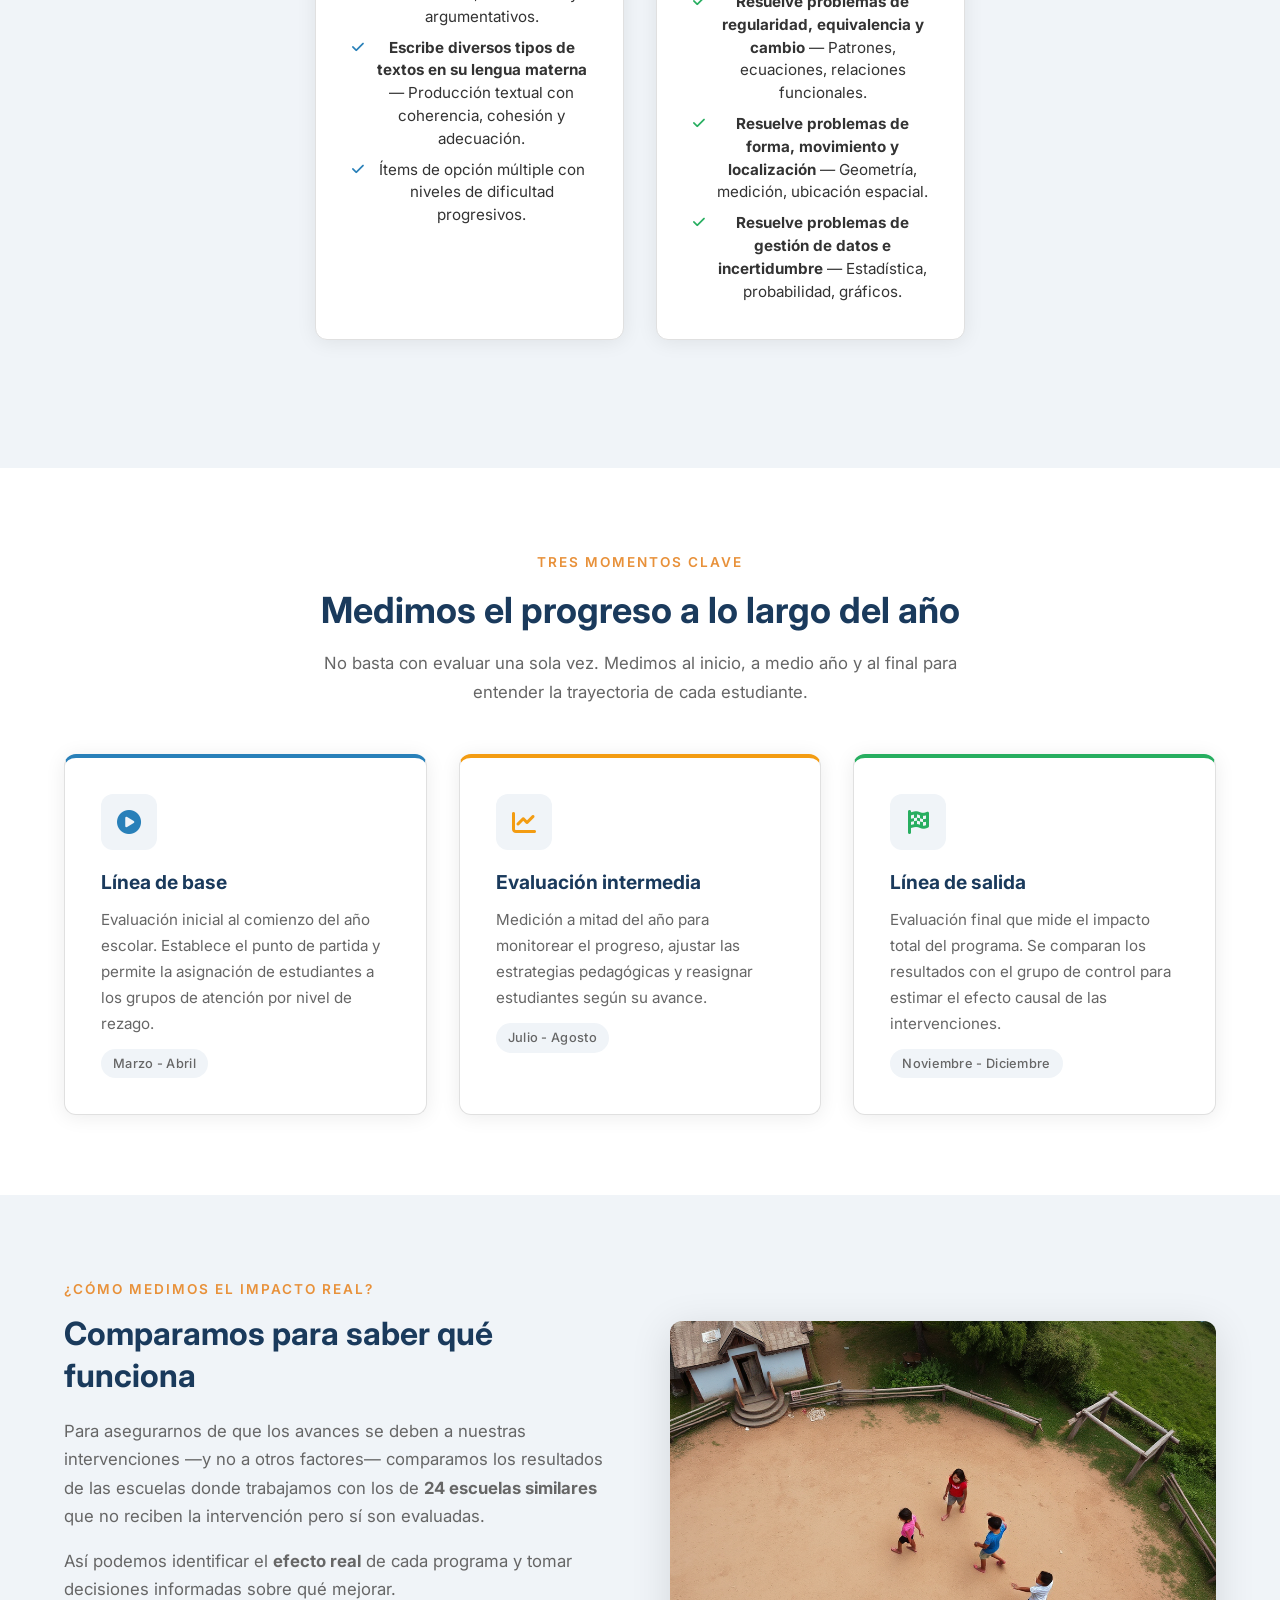
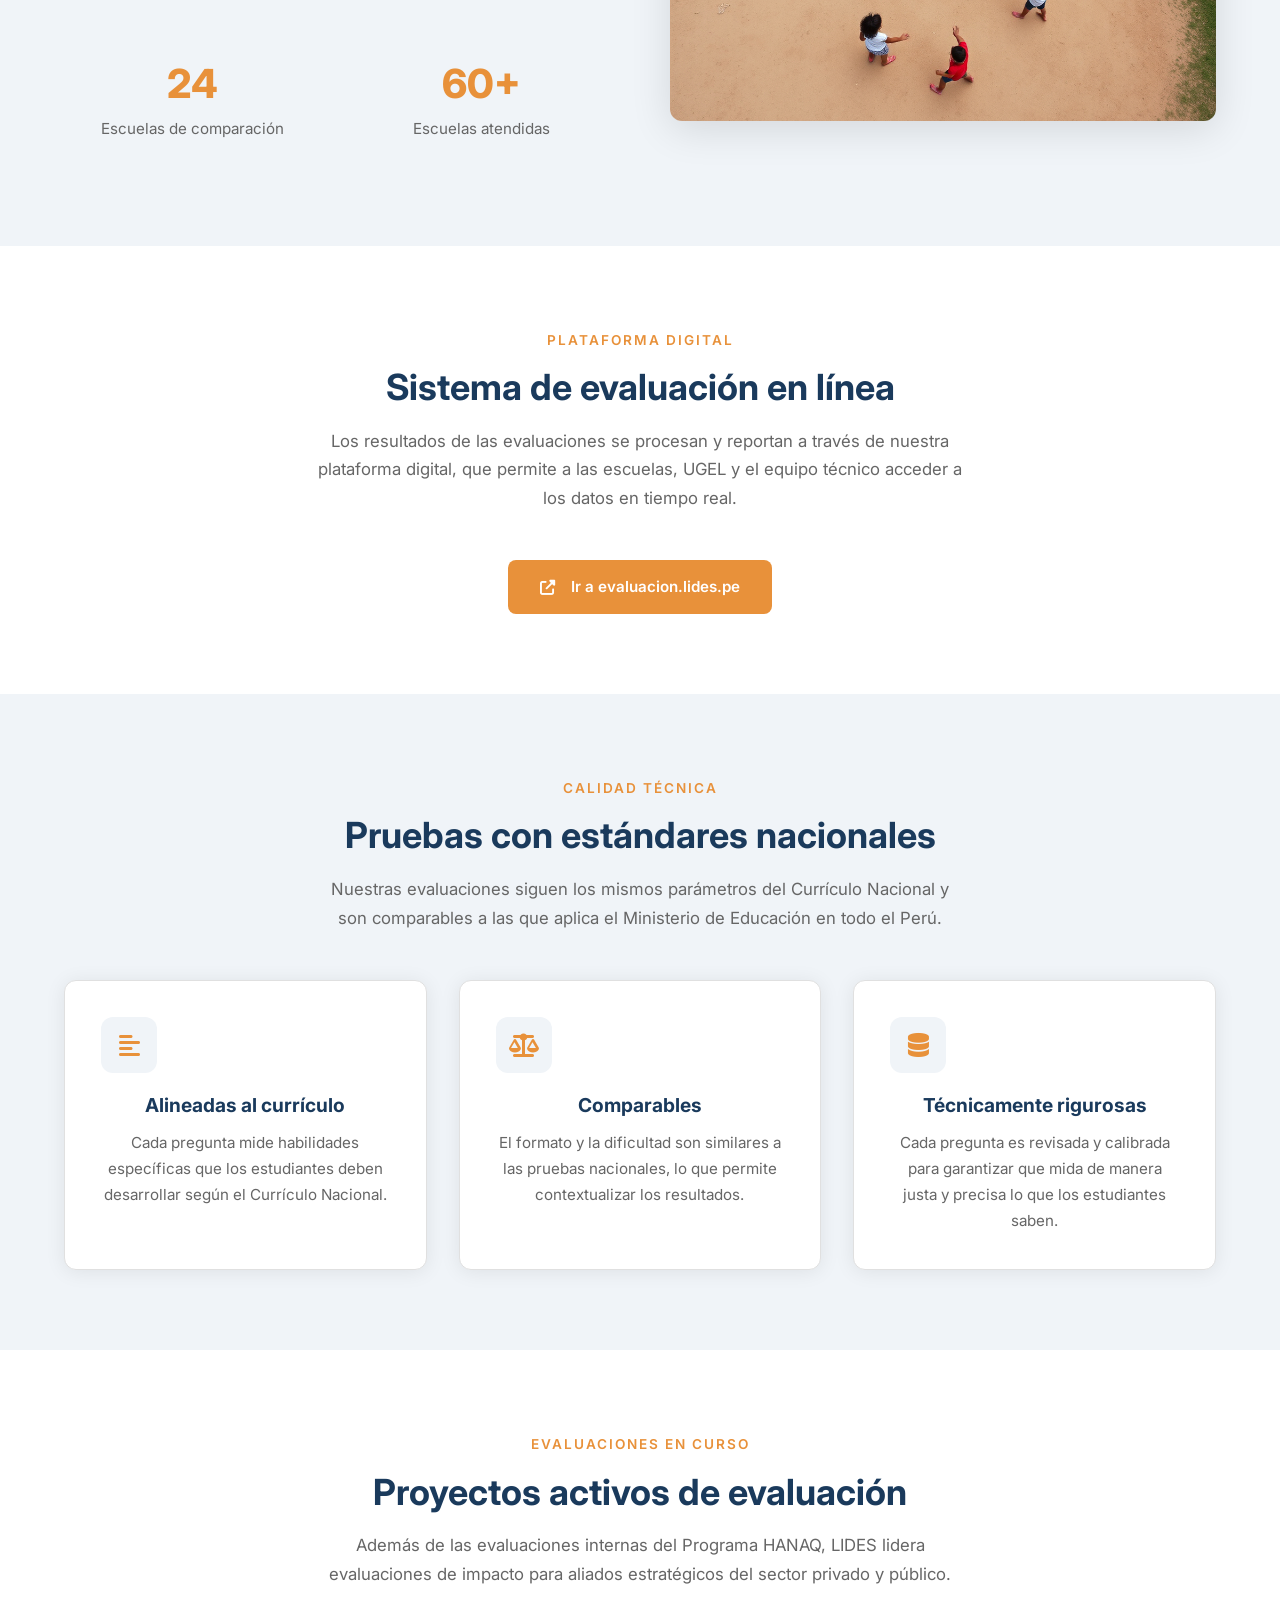
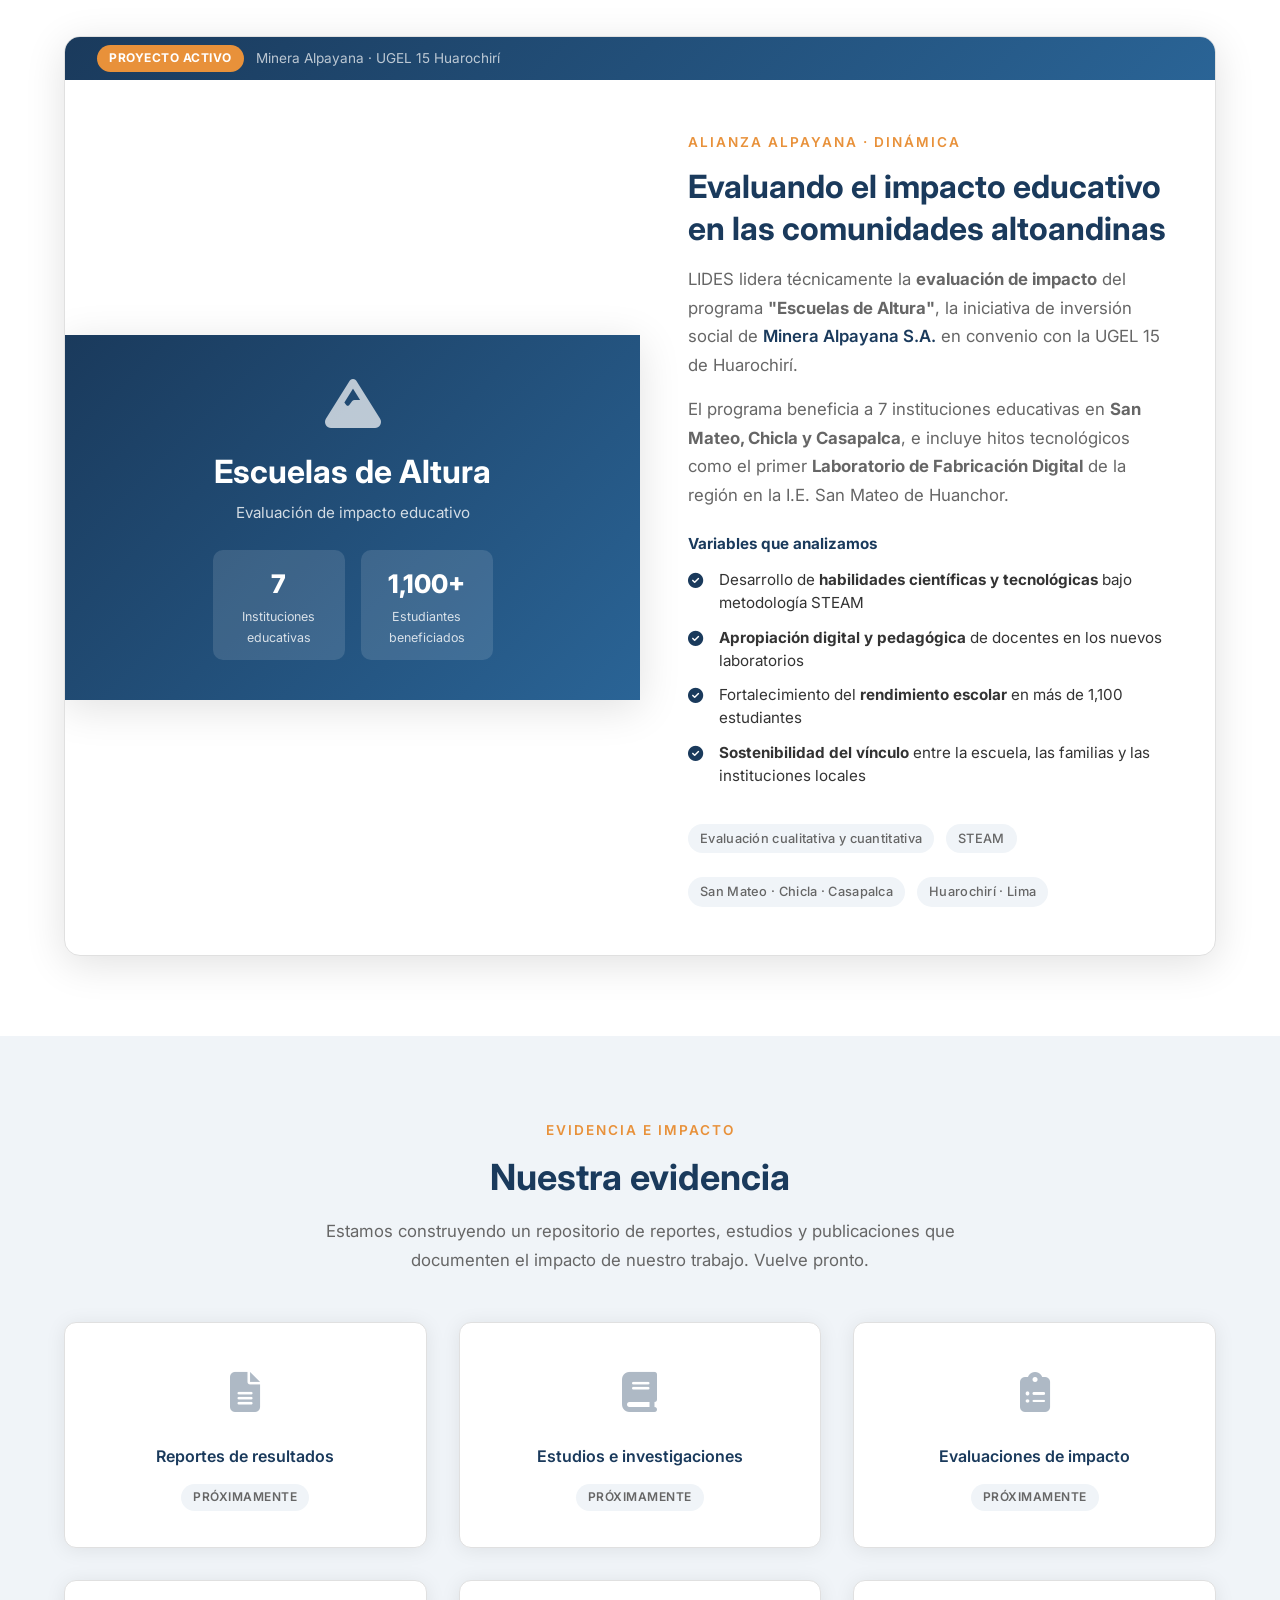
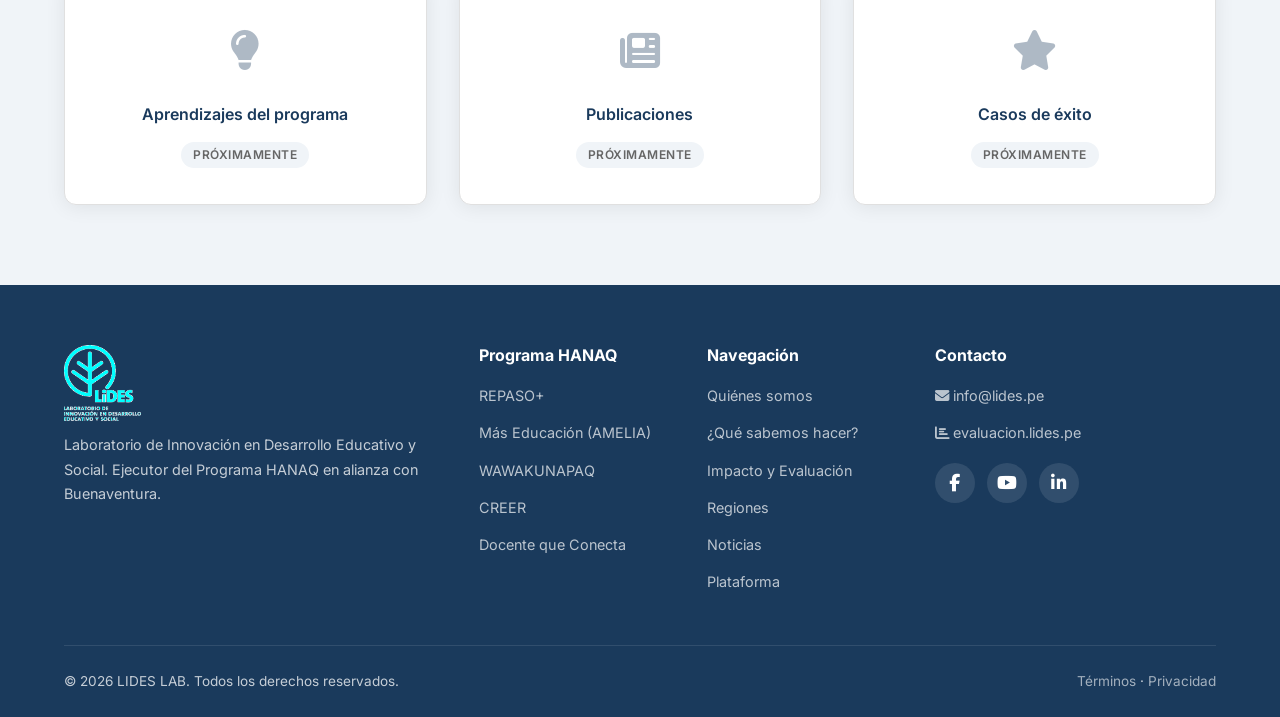
<file: evaluacion.html>
<!DOCTYPE html>
<html lang="es">
<head>
  <meta charset="UTF-8">
  <meta name="viewport" content="width=device-width, initial-scale=1.0">
  <meta http-equiv="X-Content-Type-Options" content="nosniff">
  <meta name="referrer" content="strict-origin-when-cross-origin">
  <title>Impacto y Evaluación - LIDES</title>
  <meta name="description" content="Cómo medimos el impacto de nuestras intervenciones: evaluaciones estandarizadas, tres momentos de medición y seguimiento de resultados.">
  
  <link rel="preconnect" href="https://fonts.googleapis.com">
  <link rel="preconnect" href="https://fonts.gstatic.com" crossorigin>
  <link href="https://fonts.googleapis.com/css2?family=Inter:wght@400;500;600;700;800&display=swap" rel="stylesheet">
  <link rel="stylesheet" href="https://cdnjs.cloudflare.com/ajax/libs/font-awesome/6.5.1/css/all.min.css" integrity="sha384-t1nt8BQoYMLFN5p42tRAtuAAFQaCQODekUVeKKZrEnEyp4H2R0RHFz0KWpmj7i8g" crossorigin="anonymous">
  <link rel="stylesheet" href="css/style.css">
  <link rel="icon" href="img/logo_edited.png" type="image/png">
</head>
<body>

  <!-- ===== HEADER ===== -->
  <header class="header" id="header">
    <nav class="nav">
      <a href="index.html" class="nav__logo">
        <img src="img/logo_edited.png" alt="LIDES Logo">
      </a>
      <ul class="nav__links" id="navLinks">
        <li><a href="index.html">Inicio</a></li>
        <li><a href="sobre.html">Quiénes somos</a></li>
        <li><a href="servicios.html">¿Qué sabemos hacer?</a></li>
        <li class="nav__dropdown">
          <a href="programa.html">HANAQ <i class="fas fa-chevron-down" style="font-size: 0.7em; margin-left: 4px;"></i></a>
          <ul class="nav__dropdown-menu">
            <li><a href="programa.html#repaso">REPASO+</a></li>
            <li><a href="programa.html#mas-educacion">Más Educación (AMELIA)</a></li>
            <li><a href="programa.html#wawakunapaq">WAWAKUNAPAQ</a></li>
            <li><a href="programa.html#creer">CREER</a></li>
            <li><a href="programa.html#docente-conecta">Docente que Conecta</a></li>
          </ul>
        </li>
        <li><a href="evaluacion.html" class="active">Impacto y Evaluación</a></li>
        <li><a href="regiones.html">Regiones</a></li>
        <li><a href="noticias.html">Noticias</a></li>
        <li><a href="https://evaluacion.lides.pe" target="_blank" rel="noopener noreferrer">Plataforma <i class="fas fa-external-link-alt" style="font-size:0.65em; margin-left:3px;"></i></a></li>
        <li><a href="index.html#contacto">Contacto</a></li>
      </ul>
      <button class="nav__toggle" id="navToggle" aria-label="Toggle menu">
        <span></span><span></span><span></span>
      </button>
    </nav>
  </header>

  <!-- ===== PAGE HEADER ===== -->
  <section class="page-header">
    <div class="container">
      <p class="page-header__label">Impacto y evaluación</p>
      <h1>Medimos lo que importa, con rigor</h1>
      <p class="page-header__description">
        Diseñamos y ejecutamos evaluaciones de aprendizaje y de impacto —tanto para 
        nuestras propias intervenciones como para aliados del sector privado y público— 
        para que las decisiones estén siempre basadas en evidencia.
      </p>
    </div>
  </section>

  <!-- ===== BANCO DE ÍTEMS ===== -->
  <section class="section">
    <div class="container">
      <div class="split fade-in">
        <div class="split__image">
          <div style="background: linear-gradient(135deg, var(--primary), var(--primary-dark)); border-radius: 16px; padding: 48px; display: flex; flex-direction: column; align-items: center; justify-content: center; min-height: 320px; color: white; text-align: center;">
            <i class="fas fa-clipboard-check" style="font-size: 4rem; opacity: 0.8; margin-bottom: 16px;"></i>
            <div style="font-size: 1.5rem; font-weight: 700; line-height: 1.3;">Banco de ítems<br>estandarizados</div>
            <div style="display: flex; gap: 32px; margin-top: 24px;">
              <div>
                <div style="font-size: 1.2rem; font-weight: 600;">Comunicación</div>
              </div>
              <div>
                <div style="font-size: 1.2rem; font-weight: 600;">Matemática</div>
              </div>
            </div>
          </div>
        </div>
        <div class="split__content">
          <span class="section-header__label">Nuestras pruebas</span>
          <h2>Evaluaciones alineadas al Currículo Nacional</h2>
          <p>
            Hemos diseñado pruebas estandarizadas en Comunicación y Matemática 
            para estudiantes de 3.° a 6.° de primaria, siguiendo los mismos criterios 
            que usa el Ministerio de Educación en sus evaluaciones nacionales.
          </p>
          <p>
            Esto nos permite saber con precisión qué están aprendiendo los estudiantes 
            y dónde necesitan más apoyo.
          </p>
        </div>
      </div>
    </div>
  </section>

  <!-- ===== COMPETENCIAS EVALUADAS ===== -->
  <section class="section section--alt">
    <div class="container">
      <div class="section-header fade-in">
        <span class="section-header__label">Competencias</span>
        <h2 class="section-header__title">¿Qué medimos?</h2>
        <p class="section-header__text">
          Evaluamos las habilidades que los estudiantes deben desarrollar según el Currículo Nacional.
        </p>

      <div class="cards-grid fade-in" style="--cols: 2; margin-top: 40px;">
        <div class="card">
          <div class="card__icon" style="color: #2980b9;"><i class="fas fa-book-reader"></i></div>
          <h3 class="card__title">Comunicación</h3>
          <p class="card__text"><strong>240 ítems</strong> — 60 por grado (3.° a 6.°)</p>
          <div style="margin-top: 16px;">
            <div class="feature-item" style="margin-bottom: 8px;">
              <i class="fas fa-check" style="color: #2980b9; margin-right: 8px; font-size: 0.85rem;"></i>
              <span><strong>Lee diversos tipos de textos escritos en su lengua materna</strong> — Comprensión lectora con textos narrativos, informativos, instructivos y argumentativos.</span>
            </div>
            <div class="feature-item" style="margin-bottom: 8px;">
              <i class="fas fa-check" style="color: #2980b9; margin-right: 8px; font-size: 0.85rem;"></i>
              <span><strong>Escribe diversos tipos de textos en su lengua materna</strong> — Producción textual con coherencia, cohesión y adecuación.</span>
            </div>
            <div class="feature-item">
              <i class="fas fa-check" style="color: #2980b9; margin-right: 8px; font-size: 0.85rem;"></i>
              <span>Ítems de opción múltiple con niveles de dificultad progresivos.</span>
            </div>
          </div>
        </div>

        <div class="card">
          <div class="card__icon" style="color: #27ae60;"><i class="fas fa-calculator"></i></div>
          <h3 class="card__title">Matemática</h3>
          <p class="card__text"><strong>240 ítems</strong> — 60 por grado (3.° a 6.°)</p>
          <div style="margin-top: 16px;">
            <div class="feature-item" style="margin-bottom: 8px;">
              <i class="fas fa-check" style="color: #27ae60; margin-right: 8px; font-size: 0.85rem;"></i>
              <span><strong>Resuelve problemas de cantidad</strong> — Operaciones, sistemas numéricos, valor posicional, estimación.</span>
            </div>
            <div class="feature-item" style="margin-bottom: 8px;">
              <i class="fas fa-check" style="color: #27ae60; margin-right: 8px; font-size: 0.85rem;"></i>
              <span><strong>Resuelve problemas de regularidad, equivalencia y cambio</strong> — Patrones, ecuaciones, relaciones funcionales.</span>
            </div>
            <div class="feature-item" style="margin-bottom: 8px;">
              <i class="fas fa-check" style="color: #27ae60; margin-right: 8px; font-size: 0.85rem;"></i>
              <span><strong>Resuelve problemas de forma, movimiento y localización</strong> — Geometría, medición, ubicación espacial.</span>
            </div>
            <div class="feature-item">
              <i class="fas fa-check" style="color: #27ae60; margin-right: 8px; font-size: 0.85rem;"></i>
              <span><strong>Resuelve problemas de gestión de datos e incertidumbre</strong> — Estadística, probabilidad, gráficos.</span>
            </div>
          </div>
        </div>
      </div>
    </div>
  </section>

  <!-- ===== TRES MOMENTOS ===== -->
  <section class="section">
    <div class="container">
      <div class="section-header fade-in">
        <span class="section-header__label">Tres momentos clave</span>
        <h2 class="section-header__title">Medimos el progreso a lo largo del año</h2>
        <p class="section-header__text">
          No basta con evaluar una sola vez. Medimos al inicio, a medio año y al final 
          para entender la trayectoria de cada estudiante.
        </p>
      </div>

      <div class="timeline fade-in" style="margin-top: 48px;">
        <div class="cards-grid" style="--cols: 3;">
          <div class="card" style="border-top: 4px solid #2980b9;">
            <div class="card__icon" style="color: #2980b9;"><i class="fas fa-play-circle"></i></div>
            <h3 class="card__title">Línea de base</h3>
            <p class="card__text">
              Evaluación inicial al comienzo del año escolar. Establece el punto de partida y 
              permite la asignación de estudiantes a los grupos de atención por nivel de rezago.
            </p>
            <span class="card__tag">Marzo - Abril</span>
          </div>
          <div class="card" style="border-top: 4px solid #f39c12;">
            <div class="card__icon" style="color: #f39c12;"><i class="fas fa-chart-line"></i></div>
            <h3 class="card__title">Evaluación intermedia</h3>
            <p class="card__text">
              Medición a mitad del año para monitorear el progreso, ajustar las estrategias 
              pedagógicas y reasignar estudiantes según su avance.
            </p>
            <span class="card__tag">Julio - Agosto</span>
          </div>
          <div class="card" style="border-top: 4px solid #27ae60;">
            <div class="card__icon" style="color: #27ae60;"><i class="fas fa-flag-checkered"></i></div>
            <h3 class="card__title">Línea de salida</h3>
            <p class="card__text">
              Evaluación final que mide el impacto total del programa. Se comparan los resultados 
              con el grupo de control para estimar el efecto causal de las intervenciones.
            </p>
            <span class="card__tag">Noviembre - Diciembre</span>
          </div>
        </div>
      </div>
    </div>
  </section>

  <!-- ===== GRUPO DE CONTROL ===== -->
  <section class="section section--alt">
    <div class="container">
      <div class="split fade-in" style="direction: rtl;">
        <div class="split__image" style="direction: ltr;">
          <img src="img/12-14-year-old%20children%20playing%20in%20the%20playground%20area%20in%20rural%20area%20in%20Peru.jpg" alt="Estudiantes en escuela rural">
        </div>
        <div class="split__content" style="direction: ltr;">
          <span class="section-header__label">¿Cómo medimos el impacto real?</span>
          <h2>Comparamos para saber qué funciona</h2>
          <p>
            Para asegurarnos de que los avances se deben a nuestras intervenciones —y no 
            a otros factores— comparamos los resultados de las escuelas donde trabajamos 
            con los de <strong>24 escuelas similares</strong> que no reciben la intervención 
            pero sí son evaluadas.
          </p>
          <p>
            Así podemos identificar el <strong>efecto real</strong> de cada programa y tomar 
            decisiones informadas sobre qué mejorar.
          </p>
          <div class="stats" style="margin-top: 32px; justify-content: flex-start;">
            <div class="stat">
              <div class="stat__number">24</div>
              <div class="stat__label">Escuelas de comparación</div>
            </div>
            <div class="stat">
              <div class="stat__number">60+</div>
              <div class="stat__label">Escuelas atendidas</div>
            </div>
          </div>
        </div>
      </div>
    </div>
  </section>

  <!-- ===== PLATAFORMA ===== -->
  <section class="section">
    <div class="container">
      <div class="section-header fade-in">
        <span class="section-header__label">Plataforma digital</span>
        <h2 class="section-header__title">Sistema de evaluación en línea</h2>
        <p class="section-header__text">
          Los resultados de las evaluaciones se procesan y reportan a través de nuestra plataforma 
          digital, que permite a las escuelas, UGEL y el equipo técnico acceder a los datos 
          en tiempo real.
        </p>
      </div>

      <div style="text-align: center; margin-top: 32px;" class="fade-in">
        <a href="https://evaluacion.lides.pe" class="btn btn--primary" target="_blank" rel="noopener noreferrer">
          <i class="fas fa-external-link-alt" style="margin-right: 8px;"></i> Ir a evaluacion.lides.pe
        </a>
      </div>
    </div>
  </section>

  <!-- ===== ALINEACIÓN CNEB ===== -->
  <section class="section section--alt">
    <div class="container">
      <div class="section-header fade-in">
        <span class="section-header__label">Calidad técnica</span>
        <h2 class="section-header__title">Pruebas con estándares nacionales</h2>
        <p class="section-header__text">
          Nuestras evaluaciones siguen los mismos parámetros del Currículo Nacional 
          y son comparables a las que aplica el Ministerio de Educación en todo el Perú.
        </p>
      </div>

      <div class="cards-grid fade-in" style="--cols: 3; margin-top: 40px;">
        <div class="card" style="text-align: center;">
          <div class="card__icon"><i class="fas fa-align-left"></i></div>
          <h3 class="card__title">Alineadas al currículo</h3>
          <p class="card__text">
            Cada pregunta mide habilidades específicas que los estudiantes deben 
            desarrollar según el Currículo Nacional.
          </p>
        </div>
        <div class="card" style="text-align: center;">
          <div class="card__icon"><i class="fas fa-balance-scale"></i></div>
          <h3 class="card__title">Comparables</h3>
          <p class="card__text">
            El formato y la dificultad son similares a las pruebas nacionales, 
            lo que permite contextualizar los resultados.
          </p>
        </div>
        <div class="card" style="text-align: center;">
          <div class="card__icon"><i class="fas fa-database"></i></div>
          <h3 class="card__title">Técnicamente rigurosas</h3>
          <p class="card__text">
            Cada pregunta es revisada y calibrada para garantizar que mida 
            de manera justa y precisa lo que los estudiantes saben.
          </p>
        </div>
      </div>
    </div>
  </section>

  <!-- ===== EVALUACIONES EN CURSO ===== -->
  <section class="section" id="proyectos">
    <div class="container">
      <div class="section-header fade-in">
        <span class="section-header__label">Evaluaciones en curso</span>
        <h2 class="section-header__title">Proyectos activos de evaluación</h2>
        <p class="section-header__text">
          Además de las evaluaciones internas del Programa HANAQ, LIDES lidera 
          evaluaciones de impacto para aliados estratégicos del sector privado y público.
        </p>
      </div>

      <!-- Escuelas de Altura -->
      <div class="fade-in" style="margin-top: 48px;">
        <div style="background: var(--white); border-radius: 16px; box-shadow: var(--shadow-lg); overflow: hidden; border: 1px solid var(--border);">
          <div style="background: linear-gradient(135deg, #1a3a5c 0%, #2a6496 100%); padding: 8px 32px; display: flex; align-items: center; gap: 12px;">
            <span style="background: var(--accent); color: white; font-size: 0.75rem; font-weight: 700; letter-spacing: 0.5px; text-transform: uppercase; padding: 3px 12px; border-radius: 20px;">Proyecto activo</span>
            <span style="color: rgba(255,255,255,0.7); font-size: 0.85rem;">Minera Alpayana · UGEL 15 Huarochirí</span>
          </div>
          <div class="split fade-in" style="gap: 0;">
            <div class="split__image" style="border-radius: 0;">
              <div style="background: linear-gradient(135deg, #1a3a5c 0%, #2a6496 100%); min-height: 360px; display: flex; flex-direction: column; align-items: center; justify-content: center; color: white; text-align: center; padding: 40px;">
                <i class="fas fa-mountain" style="font-size: 3.5rem; opacity: 0.7; margin-bottom: 20px;"></i>
                <h3 style="color: white; font-size: 2rem; margin-bottom: 8px;">Escuelas de Altura</h3>
                <p style="opacity: 0.8; font-size: 0.95rem; margin-bottom: 24px;">Evaluación de impacto educativo</p>
                <div style="display: grid; grid-template-columns: 1fr 1fr; gap: 16px; width: 100%; max-width: 280px;">
                  <div style="background: rgba(255,255,255,0.12); border-radius: 10px; padding: 12px;">
                    <div style="font-size: 1.6rem; font-weight: 800;">7</div>
                    <div style="font-size: 0.78rem; opacity: 0.8;">Instituciones educativas</div>
                  </div>
                  <div style="background: rgba(255,255,255,0.12); border-radius: 10px; padding: 12px;">
                    <div style="font-size: 1.6rem; font-weight: 800;">1,100+</div>
                    <div style="font-size: 0.78rem; opacity: 0.8;">Estudiantes beneficiados</div>
                  </div>
                </div>
              </div>
            </div>
            <div class="split__content" style="padding: 48px; border-radius: 0;">
              <span class="section-header__label">Alianza Alpayana · Dinámica</span>
              <h2 style="margin-bottom: 16px;">Evaluando el impacto educativo en las comunidades altoandinas</h2>
              <p style="color: var(--text-light); margin-bottom: 16px;">
                LIDES lidera técnicamente la <strong>evaluación de impacto</strong> del programa 
                <strong>"Escuelas de Altura"</strong>, la iniciativa de inversión social de 
                <a href="https://alpayana.com/sostenibilidad/" target="_blank" rel="noopener noreferrer" style="color: var(--primary); font-weight: 600;">Minera Alpayana S.A.</a> 
                en convenio con la UGEL 15 de Huarochirí.
              </p>
              <p style="color: var(--text-light); margin-bottom: 24px;">
                El programa beneficia a 7 instituciones educativas en <strong>San Mateo, Chicla y Casapalca</strong>, 
                e incluye hitos tecnológicos como el primer <strong>Laboratorio de Fabricación Digital</strong> 
                de la región en la I.E. San Mateo de Huanchor.
              </p>

              <h4 style="margin-bottom: 12px; font-size: 0.95rem; color: var(--primary);">Variables que analizamos</h4>
              <div class="features-list" style="margin-bottom: 24px;">
                <div class="feature-item">
                  <i class="fas fa-check-circle" style="color: var(--primary); margin-right: 12px;"></i>
                  <span>Desarrollo de <strong>habilidades científicas y tecnológicas</strong> bajo metodología STEAM</span>
                </div>
                <div class="feature-item">
                  <i class="fas fa-check-circle" style="color: var(--primary); margin-right: 12px;"></i>
                  <span><strong>Apropiación digital y pedagógica</strong> de docentes en los nuevos laboratorios</span>
                </div>
                <div class="feature-item">
                  <i class="fas fa-check-circle" style="color: var(--primary); margin-right: 12px;"></i>
                  <span>Fortalecimiento del <strong>rendimiento escolar</strong> en más de 1,100 estudiantes</span>
                </div>
                <div class="feature-item">
                  <i class="fas fa-check-circle" style="color: var(--primary); margin-right: 12px;"></i>
                  <span><strong>Sostenibilidad del vínculo</strong> entre la escuela, las familias y las instituciones locales</span>
                </div>
              </div>

              <div style="display: flex; gap: 12px; flex-wrap: wrap;">
                <span class="card__tag">Evaluación cualitativa y cuantitativa</span>
                <span class="card__tag">STEAM</span>
                <span class="card__tag">San Mateo · Chicla · Casapalca</span>
                <span class="card__tag">Huarochirí · Lima</span>
              </div>
            </div>
          </div>
        </div>
      </div>
    </div>
  </section>

  <!-- ===== EVIDENCIA E IMPACTO ===== -->
  <section class="section section--alt" id="evidencia">
    <div class="container">
      <div class="section-header fade-in">
        <span class="section-header__label">Evidencia e Impacto</span>
        <h2 class="section-header__title">Nuestra evidencia</h2>
        <p class="section-header__text">
          Estamos construyendo un repositorio de reportes, estudios y publicaciones 
          que documenten el impacto de nuestro trabajo. Vuelve pronto.
        </p>
      </div>

      <div class="cards-grid fade-in" style="--cols: 3; margin-top: 40px;">
        <div class="evidence-card">
          <div class="evidence-card__icon"><i class="fas fa-file-alt"></i></div>
          <div class="evidence-card__title">Reportes de resultados</div>
          <span class="evidence-card__badge">Próximamente</span>
        </div>
        <div class="evidence-card">
          <div class="evidence-card__icon"><i class="fas fa-book"></i></div>
          <div class="evidence-card__title">Estudios e investigaciones</div>
          <span class="evidence-card__badge">Próximamente</span>
        </div>
        <div class="evidence-card">
          <div class="evidence-card__icon"><i class="fas fa-clipboard-list"></i></div>
          <div class="evidence-card__title">Evaluaciones de impacto</div>
          <span class="evidence-card__badge">Próximamente</span>
        </div>
        <div class="evidence-card">
          <div class="evidence-card__icon"><i class="fas fa-lightbulb"></i></div>
          <div class="evidence-card__title">Aprendizajes del programa</div>
          <span class="evidence-card__badge">Próximamente</span>
        </div>
        <div class="evidence-card">
          <div class="evidence-card__icon"><i class="fas fa-newspaper"></i></div>
          <div class="evidence-card__title">Publicaciones</div>
          <span class="evidence-card__badge">Próximamente</span>
        </div>
        <div class="evidence-card">
          <div class="evidence-card__icon"><i class="fas fa-star"></i></div>
          <div class="evidence-card__title">Casos de éxito</div>
          <span class="evidence-card__badge">Próximamente</span>
        </div>
      </div>
    </div>
  </section>

  <!-- ===== FOOTER ===== -->
  <footer class="footer">
    <div class="container">
      <div class="footer-grid">
        <div class="footer__brand">
          <a href="index.html" class="nav__logo" style="color: white;">
            <img src="img/logo_edited.png" alt="LIDES" style="filter: brightness(10);">
          </a>
          <p>Laboratorio de Innovación en Desarrollo Educativo y Social. Ejecutor del Programa HANAQ en alianza con Buenaventura.</p>
        </div>
        <div>
          <h4>Programa HANAQ</h4>
          <ul class="footer__links">
            <li><a href="programa.html#repaso">REPASO+</a></li>
            <li><a href="programa.html#mas-educacion">Más Educación (AMELIA)</a></li>
            <li><a href="programa.html#wawakunapaq">WAWAKUNAPAQ</a></li>
            <li><a href="programa.html#creer">CREER</a></li>
            <li><a href="programa.html#docente-conecta">Docente que Conecta</a></li>
          </ul>
        </div>
        <div>
          <h4>Navegación</h4>
          <ul class="footer__links">
            <li><a href="sobre.html">Quiénes somos</a></li>
            <li><a href="servicios.html">¿Qué sabemos hacer?</a></li>
            <li><a href="evaluacion.html">Impacto y Evaluación</a></li>
            <li><a href="regiones.html">Regiones</a></li>
            <li><a href="noticias.html">Noticias</a></li>
            <li><a href="https://evaluacion.lides.pe" target="_blank" rel="noopener noreferrer">Plataforma</a></li>
          </ul>
        </div>
        <div>
          <h4>Contacto</h4>
          <ul class="footer__links">
            <li><a href="mailto:info@lides.pe"><i class="fas fa-envelope"></i> info@lides.pe</a></li>
            <li><a href="https://evaluacion.lides.pe"><i class="fas fa-chart-bar"></i> evaluacion.lides.pe</a></li>
          </ul>
          <div class="social-links">
            <a href="https://www.facebook.com/lideslab" aria-label="Facebook"><i class="fab fa-facebook-f"></i></a>
            <a href="https://www.youtube.com/@lideslab" aria-label="YouTube"><i class="fab fa-youtube"></i></a>
            <a href="https://www.linkedin.com/company/lideslab" aria-label="LinkedIn"><i class="fab fa-linkedin-in"></i></a>
          </div>
        </div>
      </div>
      <div class="footer__bottom">
        <p>&copy; 2026 LIDES LAB. Todos los derechos reservados.</p>
        <div><a href="terminos.html">Términos</a> · <a href="privacidad.html">Privacidad</a></div>
      </div>
    </div>
  </footer>

  <script src="js/main.js"></script>
</body>
</html>
</file>
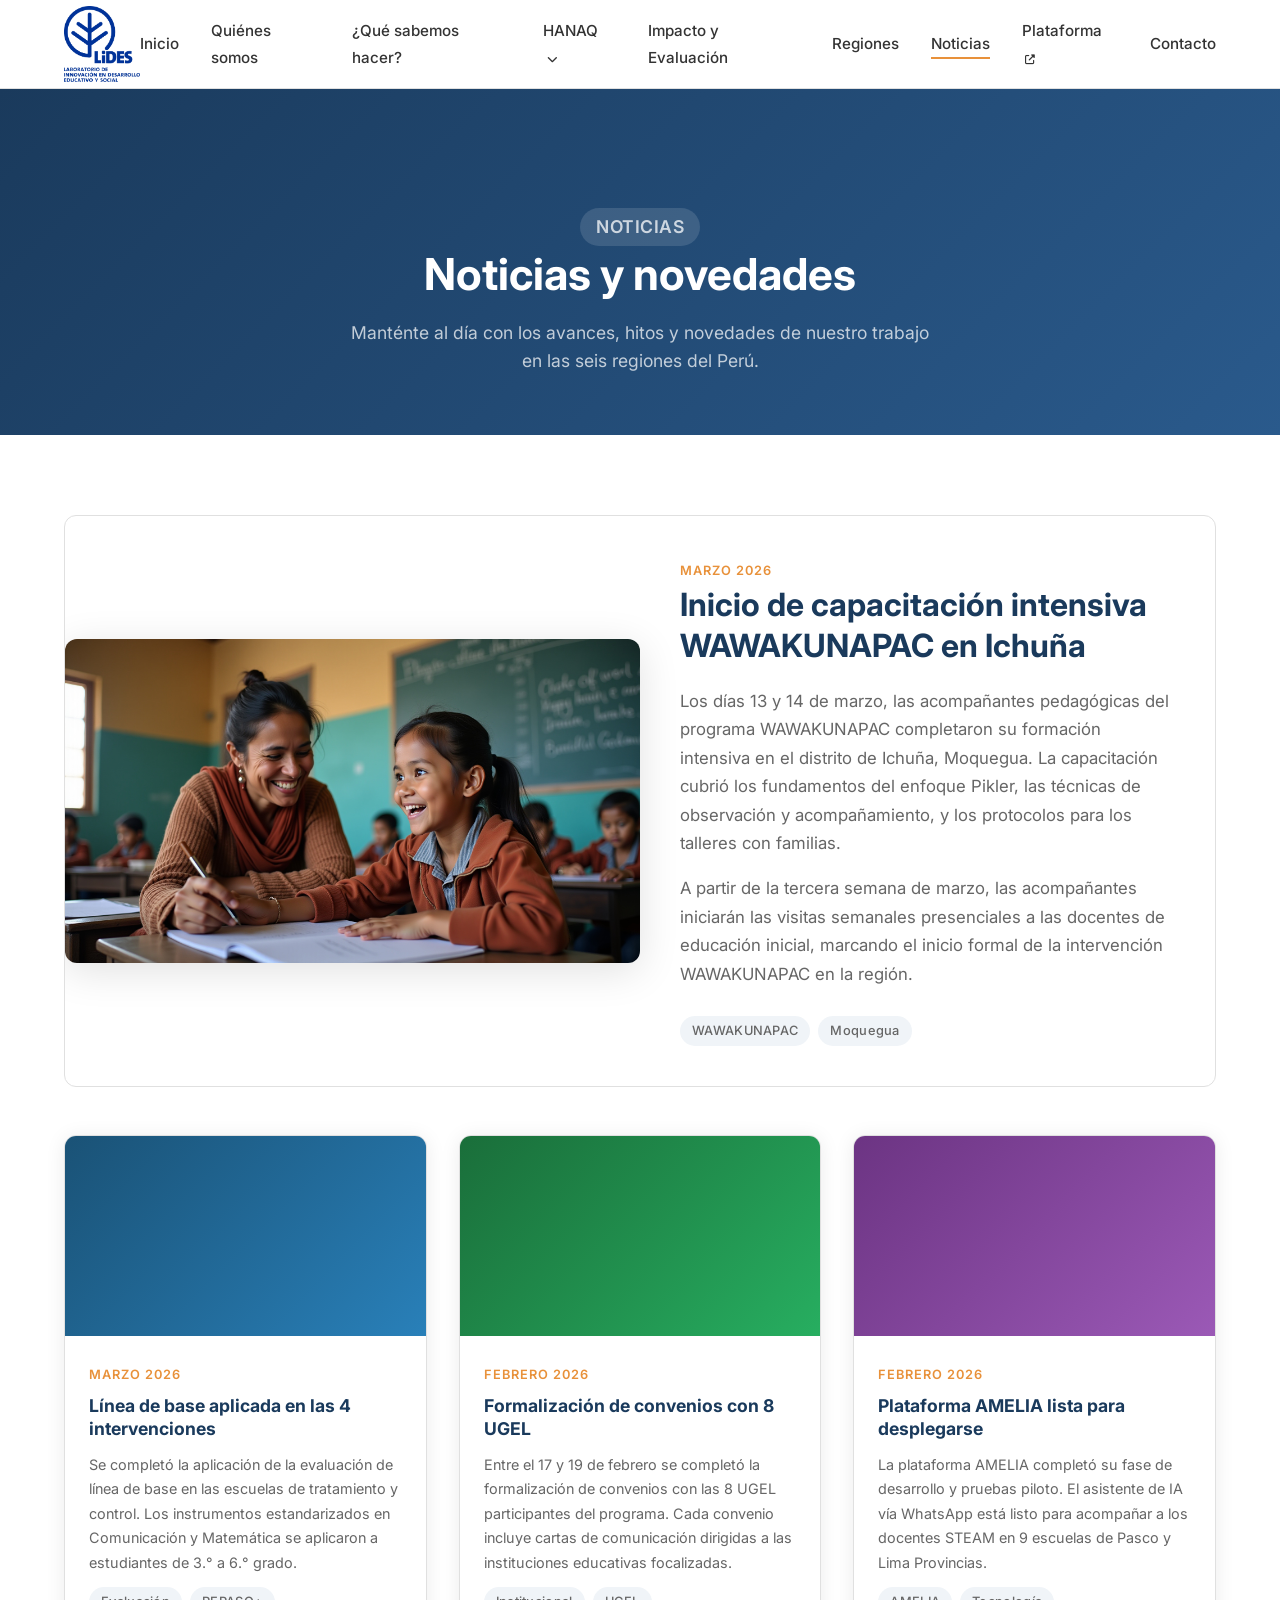
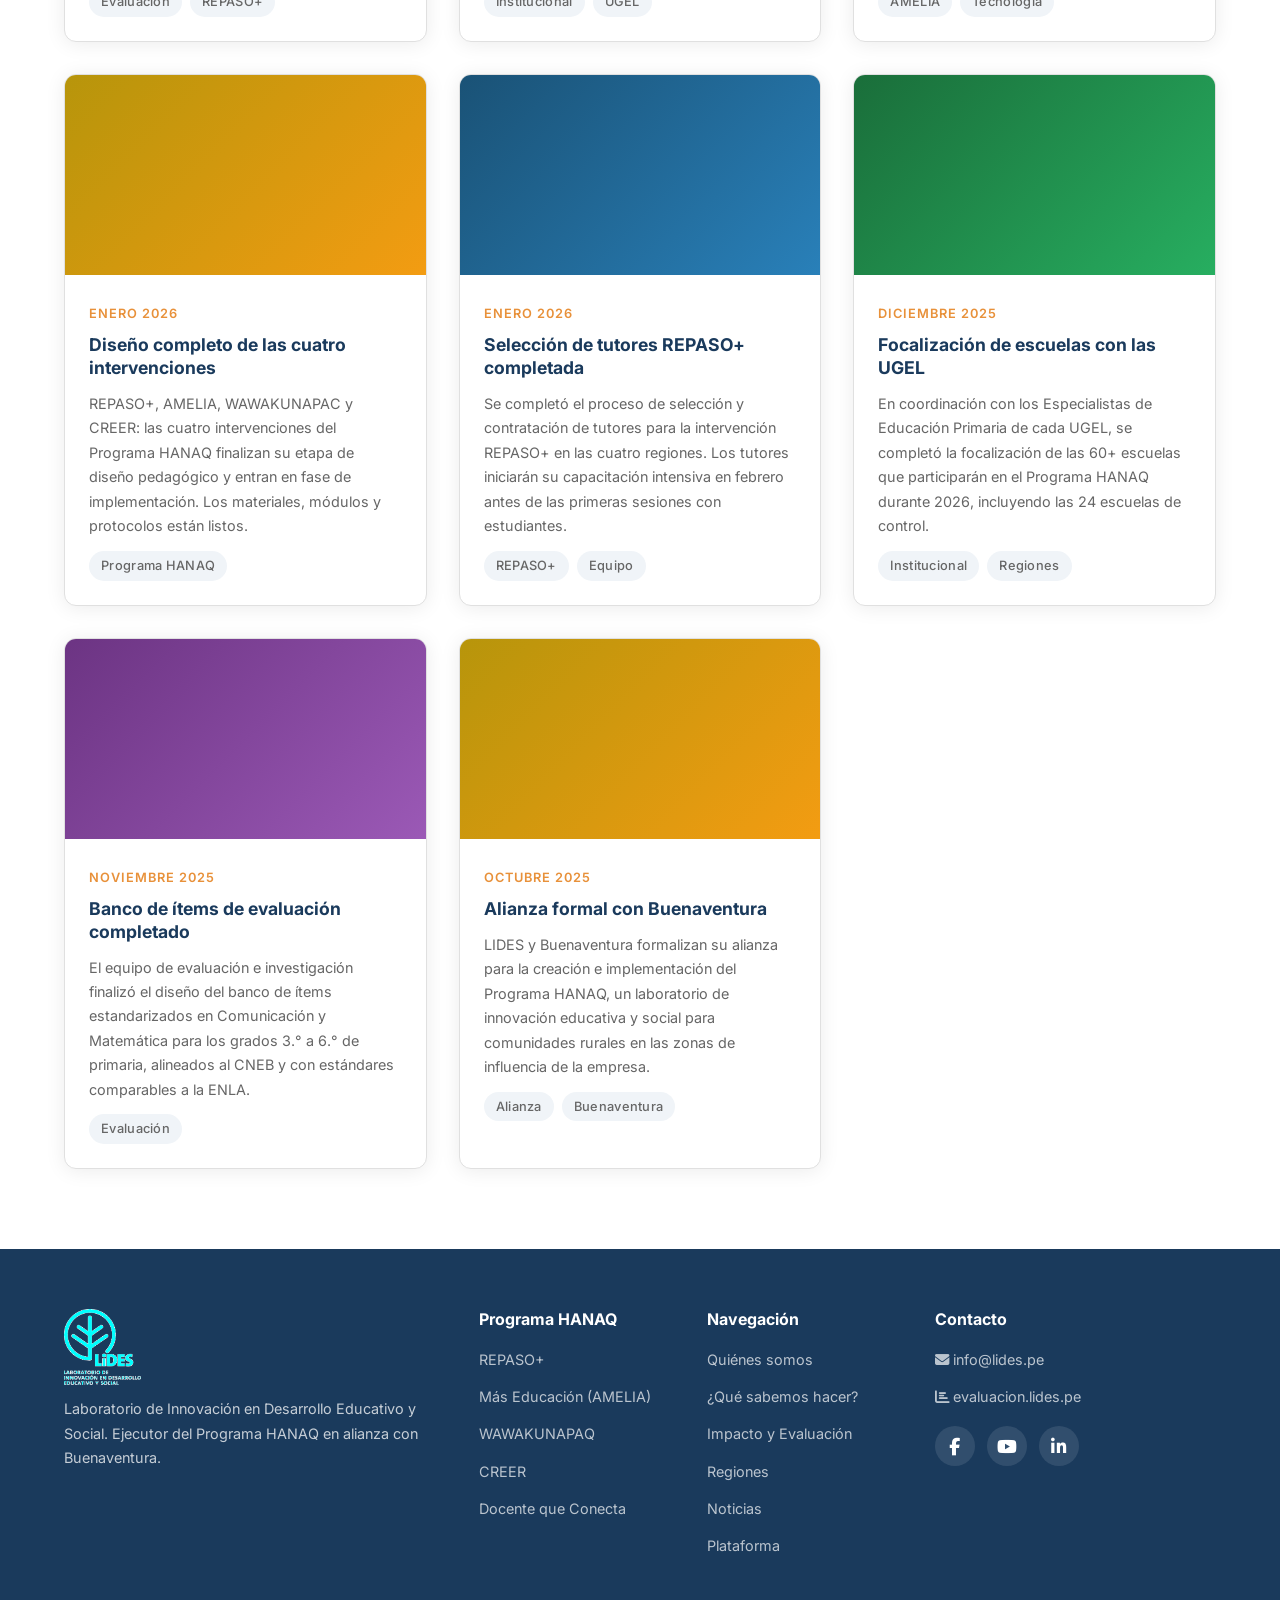
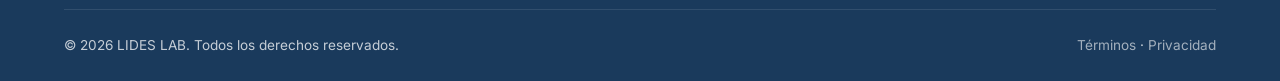
<file: noticias.html>
<!DOCTYPE html>
<html lang="es">
<head>
  <meta charset="UTF-8">
  <meta name="viewport" content="width=device-width, initial-scale=1.0">
  <meta http-equiv="X-Content-Type-Options" content="nosniff">
  <meta name="referrer" content="strict-origin-when-cross-origin">
  <title>Noticias - LIDES</title>
  <meta name="description" content="Últimas noticias y actualizaciones del Programa HANAQ y LIDES: avances, convenios, capacitaciones y más.">
  
  <link rel="preconnect" href="https://fonts.googleapis.com">
  <link rel="preconnect" href="https://fonts.gstatic.com" crossorigin>
  <link href="https://fonts.googleapis.com/css2?family=Inter:wght@400;500;600;700;800&display=swap" rel="stylesheet">
  <link rel="stylesheet" href="https://cdnjs.cloudflare.com/ajax/libs/font-awesome/6.5.1/css/all.min.css" integrity="sha384-t1nt8BQoYMLFN5p42tRAtuAAFQaCQODekUVeKKZrEnEyp4H2R0RHFz0KWpmj7i8g" crossorigin="anonymous">
  <link rel="stylesheet" href="css/style.css">
  <link rel="icon" href="img/logo_edited.png" type="image/png">
</head>
<body>

  <!-- ===== HEADER ===== -->
  <header class="header" id="header">
    <nav class="nav">
      <a href="index.html" class="nav__logo">
        <img src="img/logo_edited.png" alt="LIDES Logo">
      </a>
      <ul class="nav__links" id="navLinks">
        <li><a href="index.html">Inicio</a></li>
        <li><a href="sobre.html">Quiénes somos</a></li>
        <li><a href="servicios.html">¿Qué sabemos hacer?</a></li>
        <li class="nav__dropdown">
          <a href="programa.html">HANAQ <i class="fas fa-chevron-down" style="font-size: 0.7em; margin-left: 4px;"></i></a>
          <ul class="nav__dropdown-menu">
            <li><a href="programa.html#repaso">REPASO+</a></li>
            <li><a href="programa.html#mas-educacion">Más Educación (AMELIA)</a></li>
            <li><a href="programa.html#wawakunapaq">WAWAKUNAPAQ</a></li>
            <li><a href="programa.html#creer">CREER</a></li>
            <li><a href="programa.html#docente-conecta">Docente que Conecta</a></li>
          </ul>
        </li>
        <li><a href="evaluacion.html">Impacto y Evaluación</a></li>
        <li><a href="regiones.html">Regiones</a></li>
        <li><a href="noticias.html" class="active">Noticias</a></li>
        <li><a href="https://evaluacion.lides.pe" target="_blank" rel="noopener noreferrer">Plataforma <i class="fas fa-external-link-alt" style="font-size:0.65em; margin-left:3px;"></i></a></li>
        <li><a href="index.html#contacto">Contacto</a></li>
      </ul>
      <button class="nav__toggle" id="navToggle" aria-label="Toggle menu">
        <span></span><span></span><span></span>
      </button>
    </nav>
  </header>

  <!-- ===== PAGE HEADER ===== -->
  <section class="page-header">
    <div class="container">
      <p class="page-header__label">Noticias</p>
      <h1>Noticias y novedades</h1>
      <p class="page-header__description">
        Manténte al día con los avances, hitos y novedades de nuestro trabajo 
        en las seis regiones del Perú.
      </p>
    </div>
  </section>

  <!-- ===== NOTICIAS ===== -->
  <section class="section">
    <div class="container">

      <!-- Noticia destacada -->
      <div class="news-featured fade-in">
        <div class="split">
          <div class="split__image">
            <img src="img/Home-Welcome-1.jpg" alt="Capacitación WAWAKUNAPAC">
          </div>
          <div class="split__content">
            <span class="news-card__date">Marzo 2026</span>
            <h2>Inicio de capacitación intensiva WAWAKUNAPAC en Ichuña</h2>
            <p>
              Los días 13 y 14 de marzo, las acompañantes pedagógicas del programa WAWAKUNAPAC 
              completaron su formación intensiva en el distrito de Ichuña, Moquegua. La capacitación 
              cubrió los fundamentos del enfoque Pikler, las técnicas de observación y acompañamiento, 
              y los protocolos para los talleres con familias.
            </p>
            <p>
              A partir de la tercera semana de marzo, las acompañantes iniciarán las visitas 
              semanales presenciales a las docentes de educación inicial, marcando el inicio 
              formal de la intervención WAWAKUNAPAC en la región.
            </p>
            <div style="display: flex; gap: 8px; margin-top: 16px;">
              <span class="card__tag">WAWAKUNAPAC</span>
              <span class="card__tag">Moquegua</span>
            </div>
          </div>
        </div>
      </div>

      <!-- Grid de noticias -->
      <div class="news-grid news-grid--full fade-in" style="margin-top: 48px;">

        <div class="news-card">
          <div class="news-card__image" style="background: linear-gradient(135deg, #1a5276, #2980b9);"></div>
          <div class="news-card__body">
            <span class="news-card__date">Marzo 2026</span>
            <h3 class="news-card__title">Línea de base aplicada en las 4 intervenciones</h3>
            <p class="news-card__text">
              Se completó la aplicación de la evaluación de línea de base en las escuelas de 
              tratamiento y control. Los instrumentos estandarizados en Comunicación y Matemática 
              se aplicaron a estudiantes de 3.° a 6.° grado.
            </p>
            <div style="display: flex; gap: 8px;">
              <span class="card__tag">Evaluación</span>
              <span class="card__tag">REPASO+</span>
            </div>
          </div>
        </div>

        <div class="news-card">
          <div class="news-card__image" style="background: linear-gradient(135deg, #1a6e3a, #27ae60);"></div>
          <div class="news-card__body">
            <span class="news-card__date">Febrero 2026</span>
            <h3 class="news-card__title">Formalización de convenios con 8 UGEL</h3>
            <p class="news-card__text">
              Entre el 17 y 19 de febrero se completó la formalización de convenios con 
              las 8 UGEL participantes del programa. Cada convenio incluye cartas de comunicación 
              dirigidas a las instituciones educativas focalizadas.
            </p>
            <div style="display: flex; gap: 8px;">
              <span class="card__tag">Institucional</span>
              <span class="card__tag">UGEL</span>
            </div>
          </div>
        </div>

        <div class="news-card">
          <div class="news-card__image" style="background: linear-gradient(135deg, #6c3483, #9b59b6);"></div>
          <div class="news-card__body">
            <span class="news-card__date">Febrero 2026</span>
            <h3 class="news-card__title">Plataforma AMELIA lista para desplegarse</h3>
            <p class="news-card__text">
              La plataforma AMELIA completó su fase de desarrollo y pruebas piloto. El asistente 
              de IA vía WhatsApp está listo para acompañar a los docentes STEAM en 9 escuelas 
              de Pasco y Lima Provincias.
            </p>
            <div style="display: flex; gap: 8px;">
              <span class="card__tag">AMELIA</span>
              <span class="card__tag">Tecnología</span>
            </div>
          </div>
        </div>

        <div class="news-card">
          <div class="news-card__image" style="background: linear-gradient(135deg, #b7950b, #f39c12);"></div>
          <div class="news-card__body">
            <span class="news-card__date">Enero 2026</span>
            <h3 class="news-card__title">Diseño completo de las cuatro intervenciones</h3>
            <p class="news-card__text">
              REPASO+, AMELIA, WAWAKUNAPAC y CREER: las cuatro intervenciones del Programa HANAQ 
              finalizan su etapa de diseño pedagógico y entran en fase de implementación. 
              Los materiales, módulos y protocolos están listos.
            </p>
            <div style="display: flex; gap: 8px;">
              <span class="card__tag">Programa HANAQ</span>
            </div>
          </div>
        </div>

        <div class="news-card">
          <div class="news-card__image" style="background: linear-gradient(135deg, #1a5276, #2980b9);"></div>
          <div class="news-card__body">
            <span class="news-card__date">Enero 2026</span>
            <h3 class="news-card__title">Selección de tutores REPASO+ completada</h3>
            <p class="news-card__text">
              Se completó el proceso de selección y contratación de tutores para la intervención 
              REPASO+ en las cuatro regiones. Los tutores iniciarán su capacitación intensiva 
              en febrero antes de las primeras sesiones con estudiantes.
            </p>
            <div style="display: flex; gap: 8px;">
              <span class="card__tag">REPASO+</span>
              <span class="card__tag">Equipo</span>
            </div>
          </div>
        </div>

        <div class="news-card">
          <div class="news-card__image" style="background: linear-gradient(135deg, #1a6e3a, #27ae60);"></div>
          <div class="news-card__body">
            <span class="news-card__date">Diciembre 2025</span>
            <h3 class="news-card__title">Focalización de escuelas con las UGEL</h3>
            <p class="news-card__text">
              En coordinación con los Especialistas de Educación Primaria de cada UGEL, 
              se completó la focalización de las 60+ escuelas que participarán en el 
              Programa HANAQ durante 2026, incluyendo las 24 escuelas de control.
            </p>
            <div style="display: flex; gap: 8px;">
              <span class="card__tag">Institucional</span>
              <span class="card__tag">Regiones</span>
            </div>
          </div>
        </div>

        <div class="news-card">
          <div class="news-card__image" style="background: linear-gradient(135deg, #6c3483, #9b59b6);"></div>
          <div class="news-card__body">
            <span class="news-card__date">Noviembre 2025</span>
            <h3 class="news-card__title">Banco de ítems de evaluación completado</h3>
            <p class="news-card__text">
              El equipo de evaluación e investigación finalizó el diseño del banco de ítems 
              estandarizados en Comunicación y Matemática para los grados 3.° a 6.° de primaria, 
              alineados al CNEB y con estándares comparables a la ENLA.
            </p>
            <div style="display: flex; gap: 8px;">
              <span class="card__tag">Evaluación</span>
            </div>
          </div>
        </div>

        <div class="news-card">
          <div class="news-card__image" style="background: linear-gradient(135deg, #b7950b, #f39c12);"></div>
          <div class="news-card__body">
            <span class="news-card__date">Octubre 2025</span>
            <h3 class="news-card__title">Alianza formal con Buenaventura</h3>
            <p class="news-card__text">
              LIDES y Buenaventura formalizan su alianza para la creación e implementación 
              del Programa HANAQ, un laboratorio de innovación educativa y social para 
              comunidades rurales en las zonas de influencia de la empresa.
            </p>
            <div style="display: flex; gap: 8px;">
              <span class="card__tag">Alianza</span>
              <span class="card__tag">Buenaventura</span>
            </div>
          </div>
        </div>

      </div>

    </div>
  </section>



  <!-- ===== FOOTER ===== -->
  <footer class="footer">
    <div class="container">
      <div class="footer-grid">
        <div class="footer__brand">
          <a href="index.html" class="nav__logo" style="color: white;">
            <img src="img/logo_edited.png" alt="LIDES" style="filter: brightness(10);">
          </a>
          <p>Laboratorio de Innovación en Desarrollo Educativo y Social. Ejecutor del Programa HANAQ en alianza con Buenaventura.</p>
        </div>
        <div>
          <h4>Programa HANAQ</h4>
          <ul class="footer__links">
            <li><a href="programa.html#repaso">REPASO+</a></li>
            <li><a href="programa.html#mas-educacion">Más Educación (AMELIA)</a></li>
            <li><a href="programa.html#wawakunapaq">WAWAKUNAPAQ</a></li>
            <li><a href="programa.html#creer">CREER</a></li>
            <li><a href="programa.html#docente-conecta">Docente que Conecta</a></li>
          </ul>
        </div>
        <div>
          <h4>Navegación</h4>
          <ul class="footer__links">
            <li><a href="sobre.html">Quiénes somos</a></li>
            <li><a href="servicios.html">¿Qué sabemos hacer?</a></li>
            <li><a href="evaluacion.html">Impacto y Evaluación</a></li>
            <li><a href="regiones.html">Regiones</a></li>
            <li><a href="noticias.html">Noticias</a></li>
            <li><a href="https://evaluacion.lides.pe" target="_blank" rel="noopener noreferrer">Plataforma</a></li>
          </ul>
        </div>
        <div>
          <h4>Contacto</h4>
          <ul class="footer__links">
            <li><a href="mailto:info@lides.pe"><i class="fas fa-envelope"></i> info@lides.pe</a></li>
            <li><a href="https://evaluacion.lides.pe"><i class="fas fa-chart-bar"></i> evaluacion.lides.pe</a></li>
          </ul>
          <div class="social-links">
            <a href="https://www.facebook.com/lideslab" aria-label="Facebook"><i class="fab fa-facebook-f"></i></a>
            <a href="https://www.youtube.com/@lideslab" aria-label="YouTube"><i class="fab fa-youtube"></i></a>
            <a href="https://www.linkedin.com/company/lideslab" aria-label="LinkedIn"><i class="fab fa-linkedin-in"></i></a>
          </div>
        </div>
      </div>
      <div class="footer__bottom">
        <p>&copy; 2026 LIDES LAB. Todos los derechos reservados.</p>
        <div><a href="terminos.html">Términos</a> · <a href="privacidad.html">Privacidad</a></div>
      </div>
    </div>
  </footer>

  <script src="js/main.js"></script>
</body>
</html>
</file>
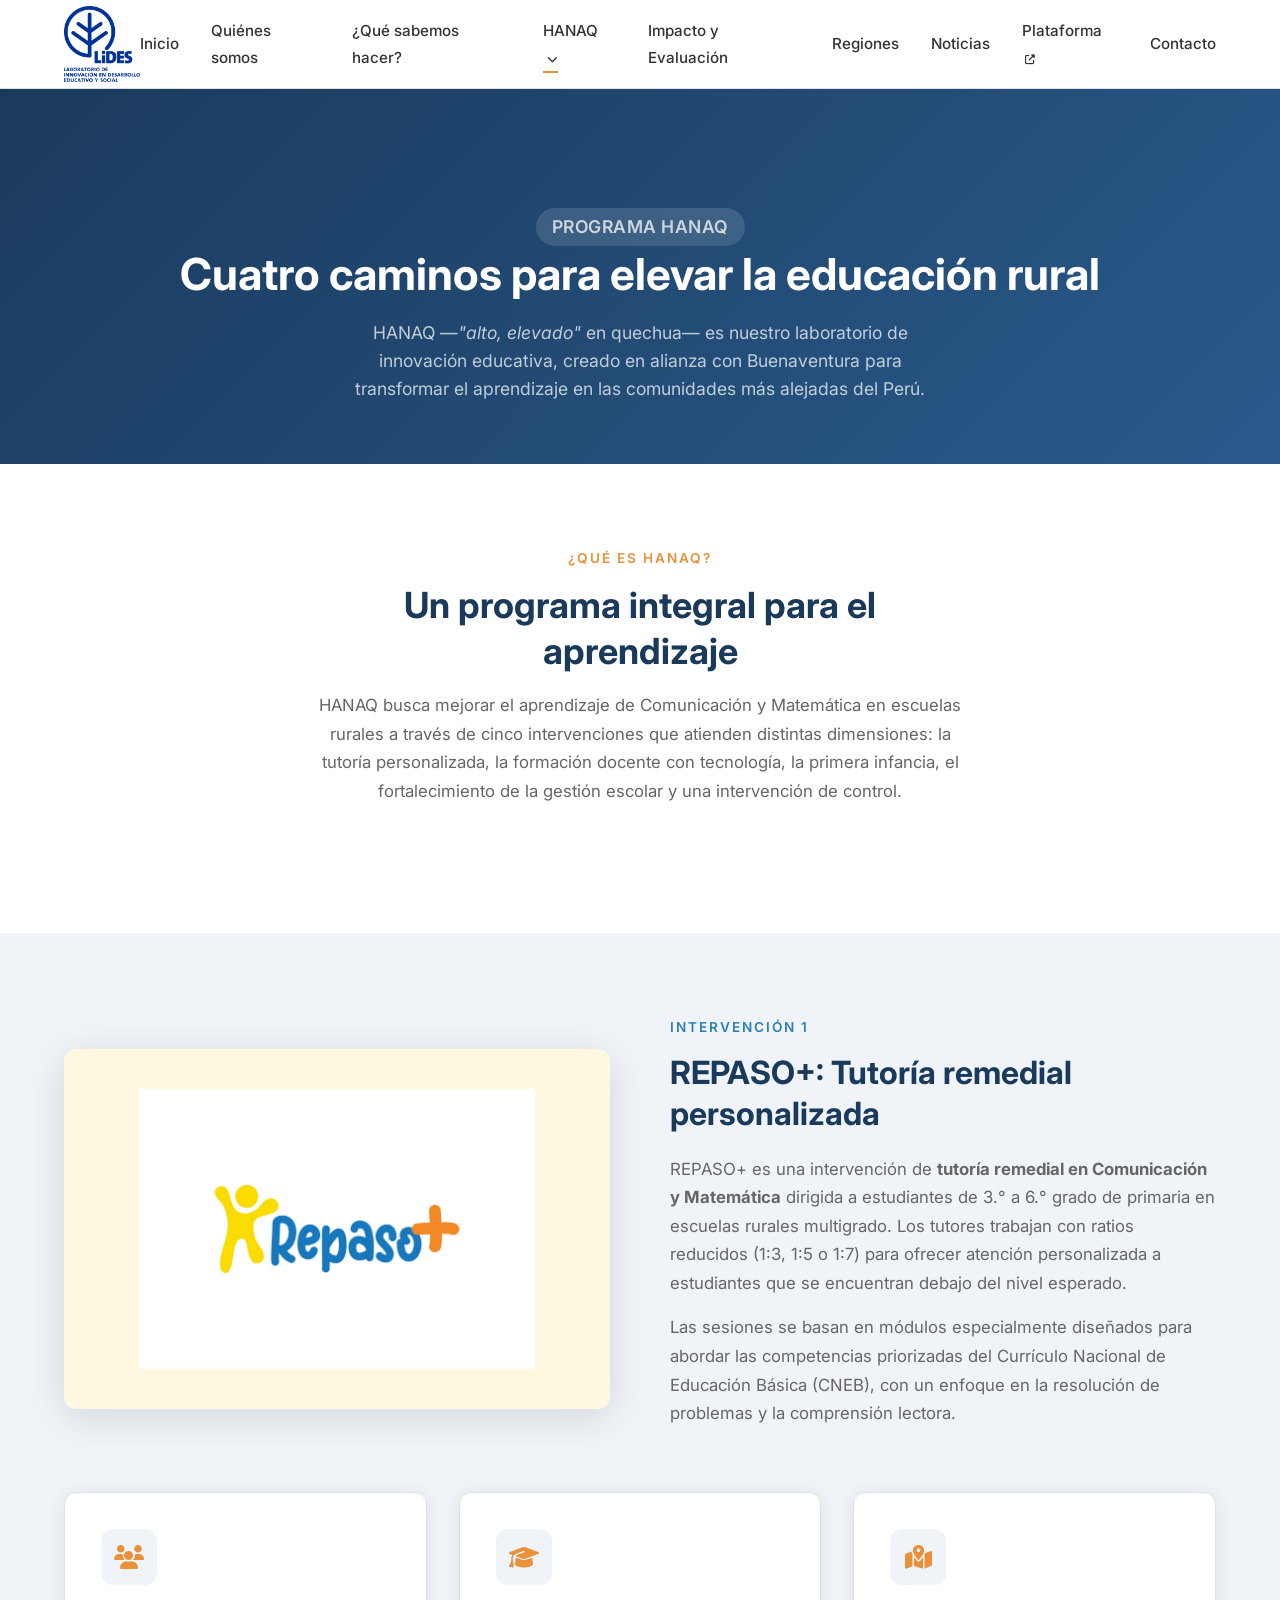
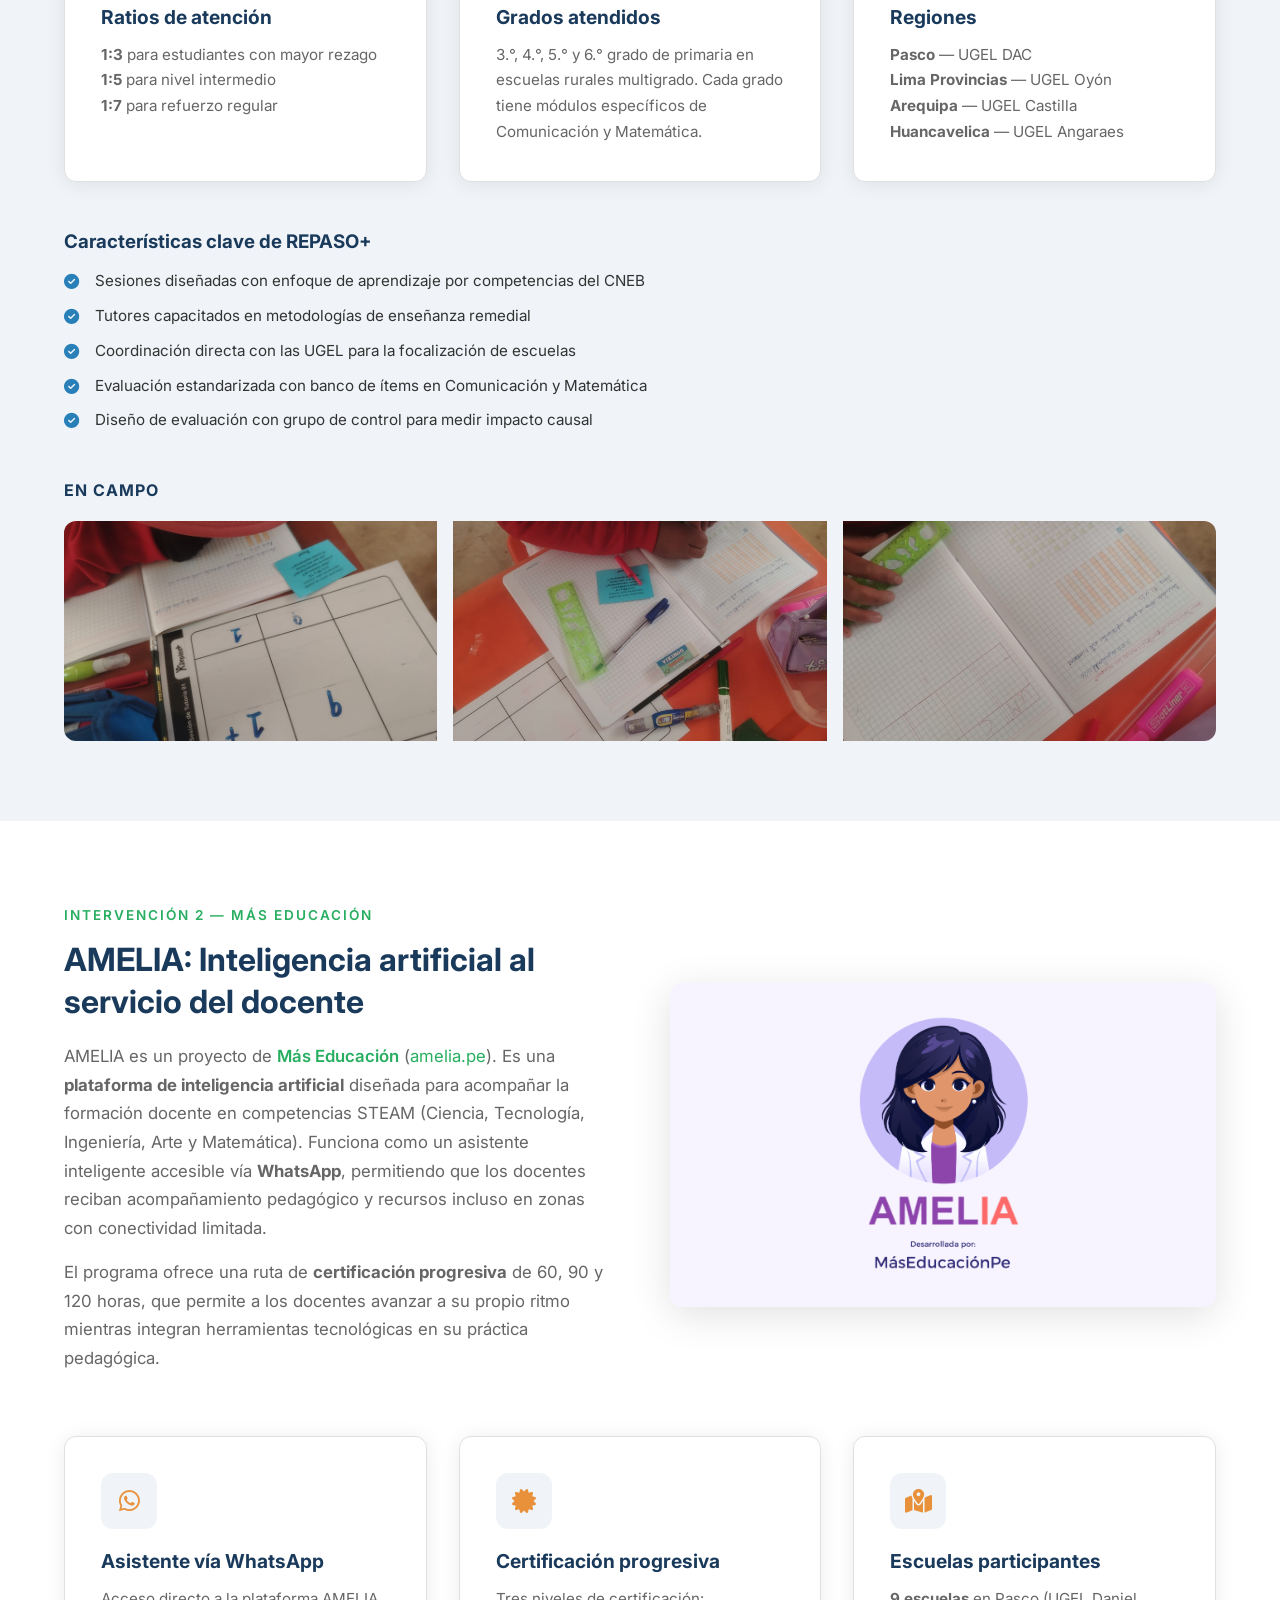
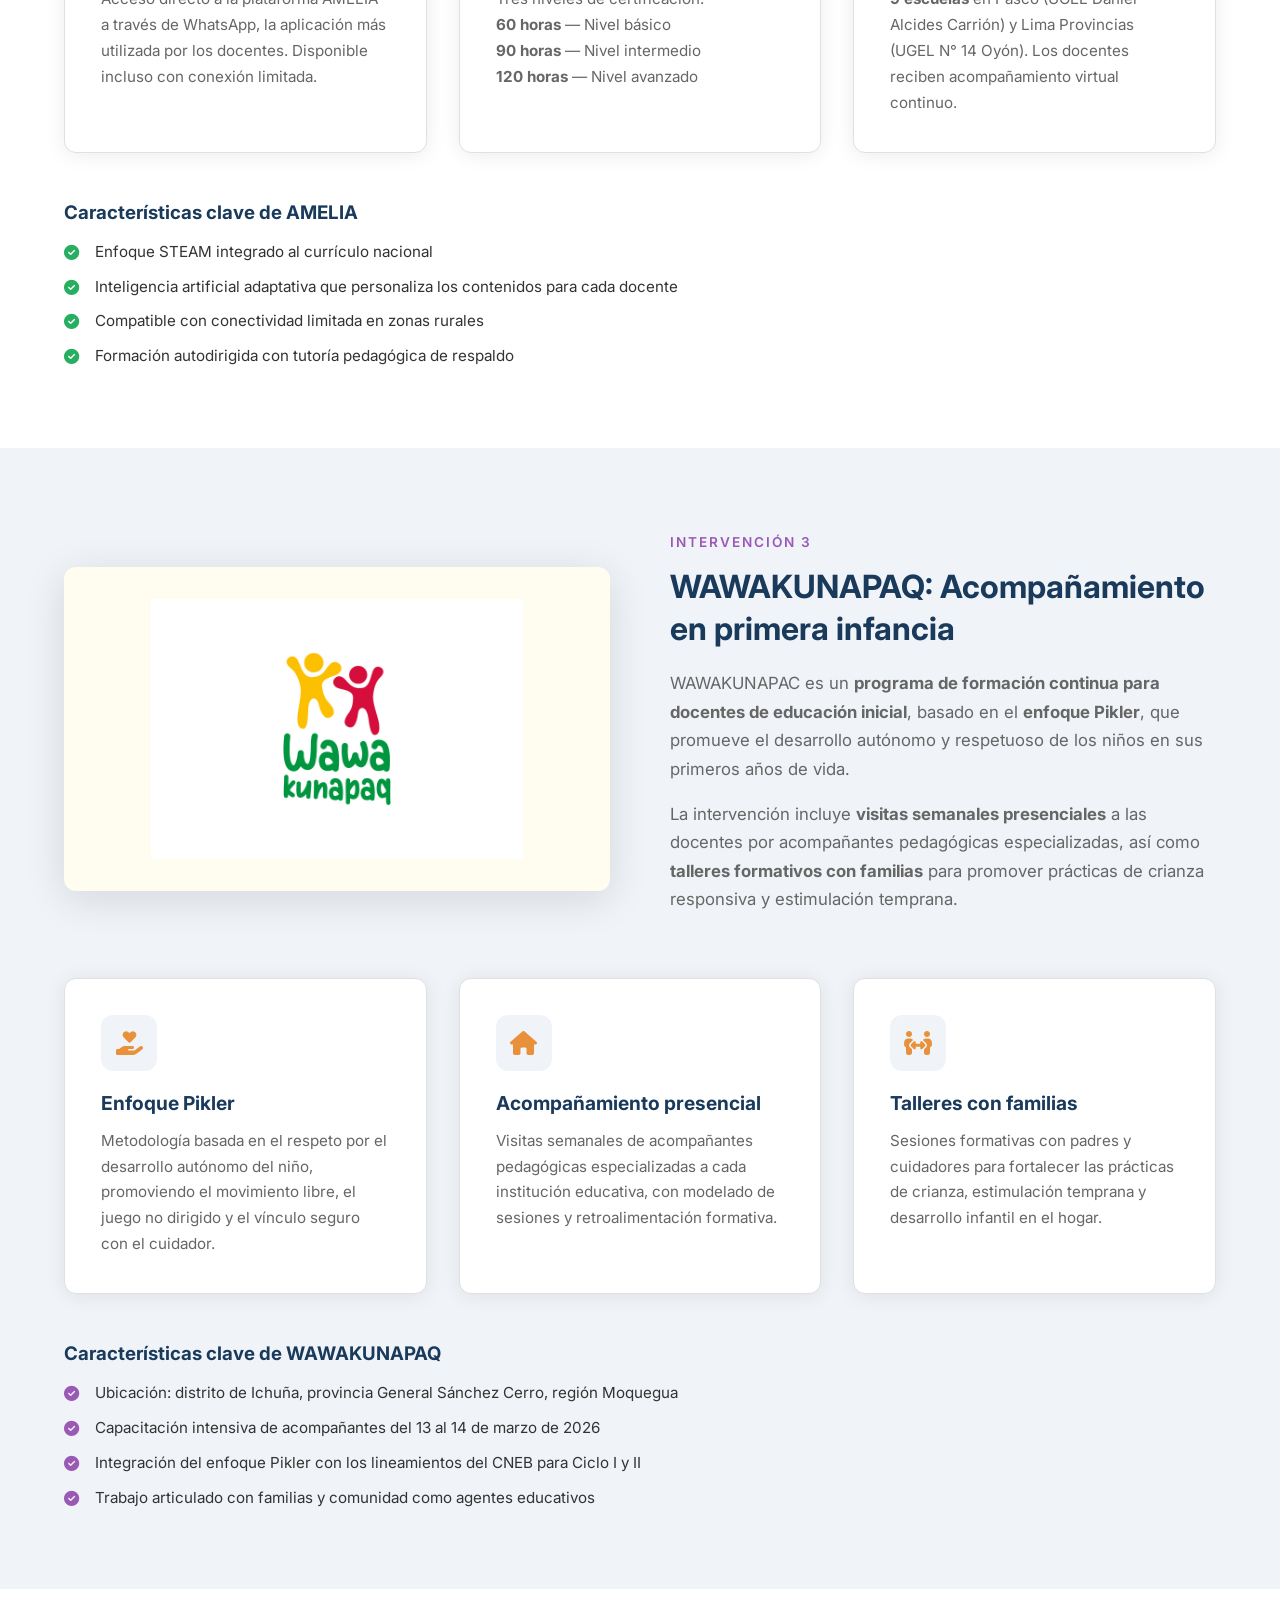
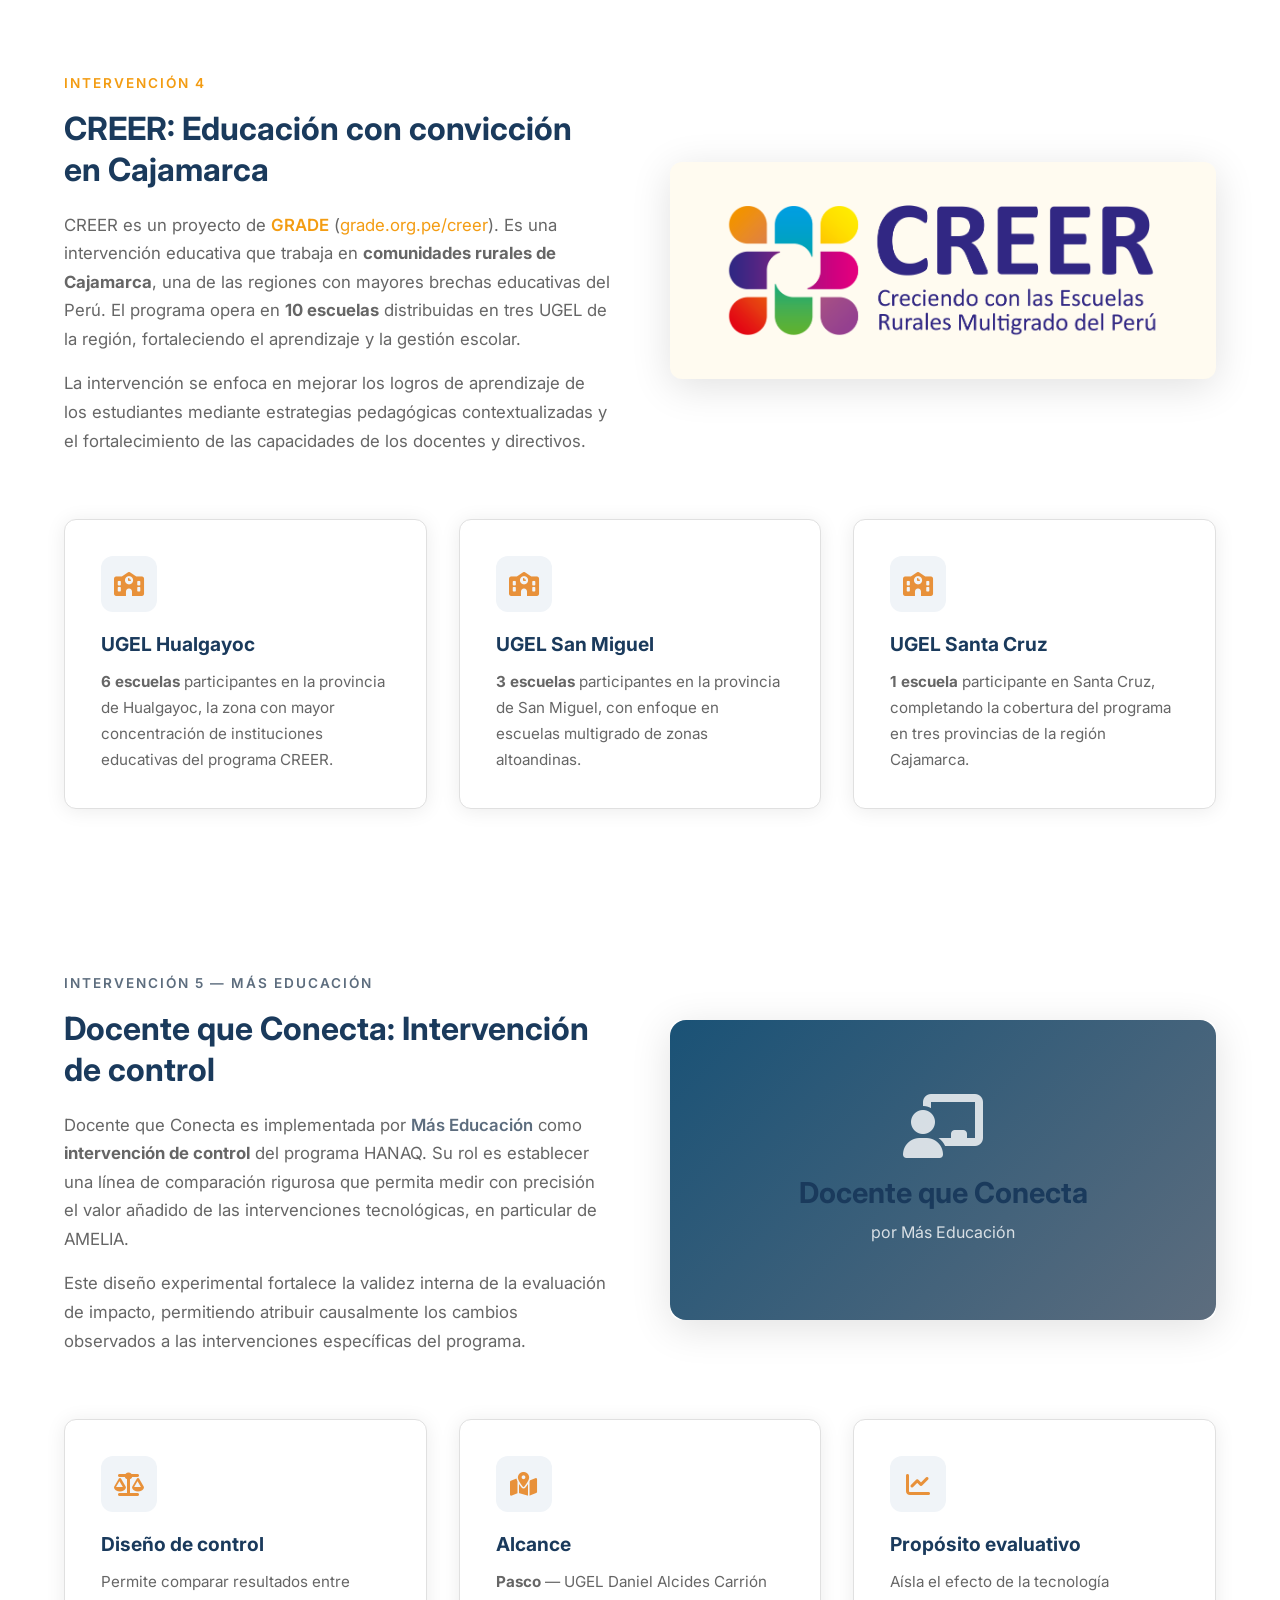
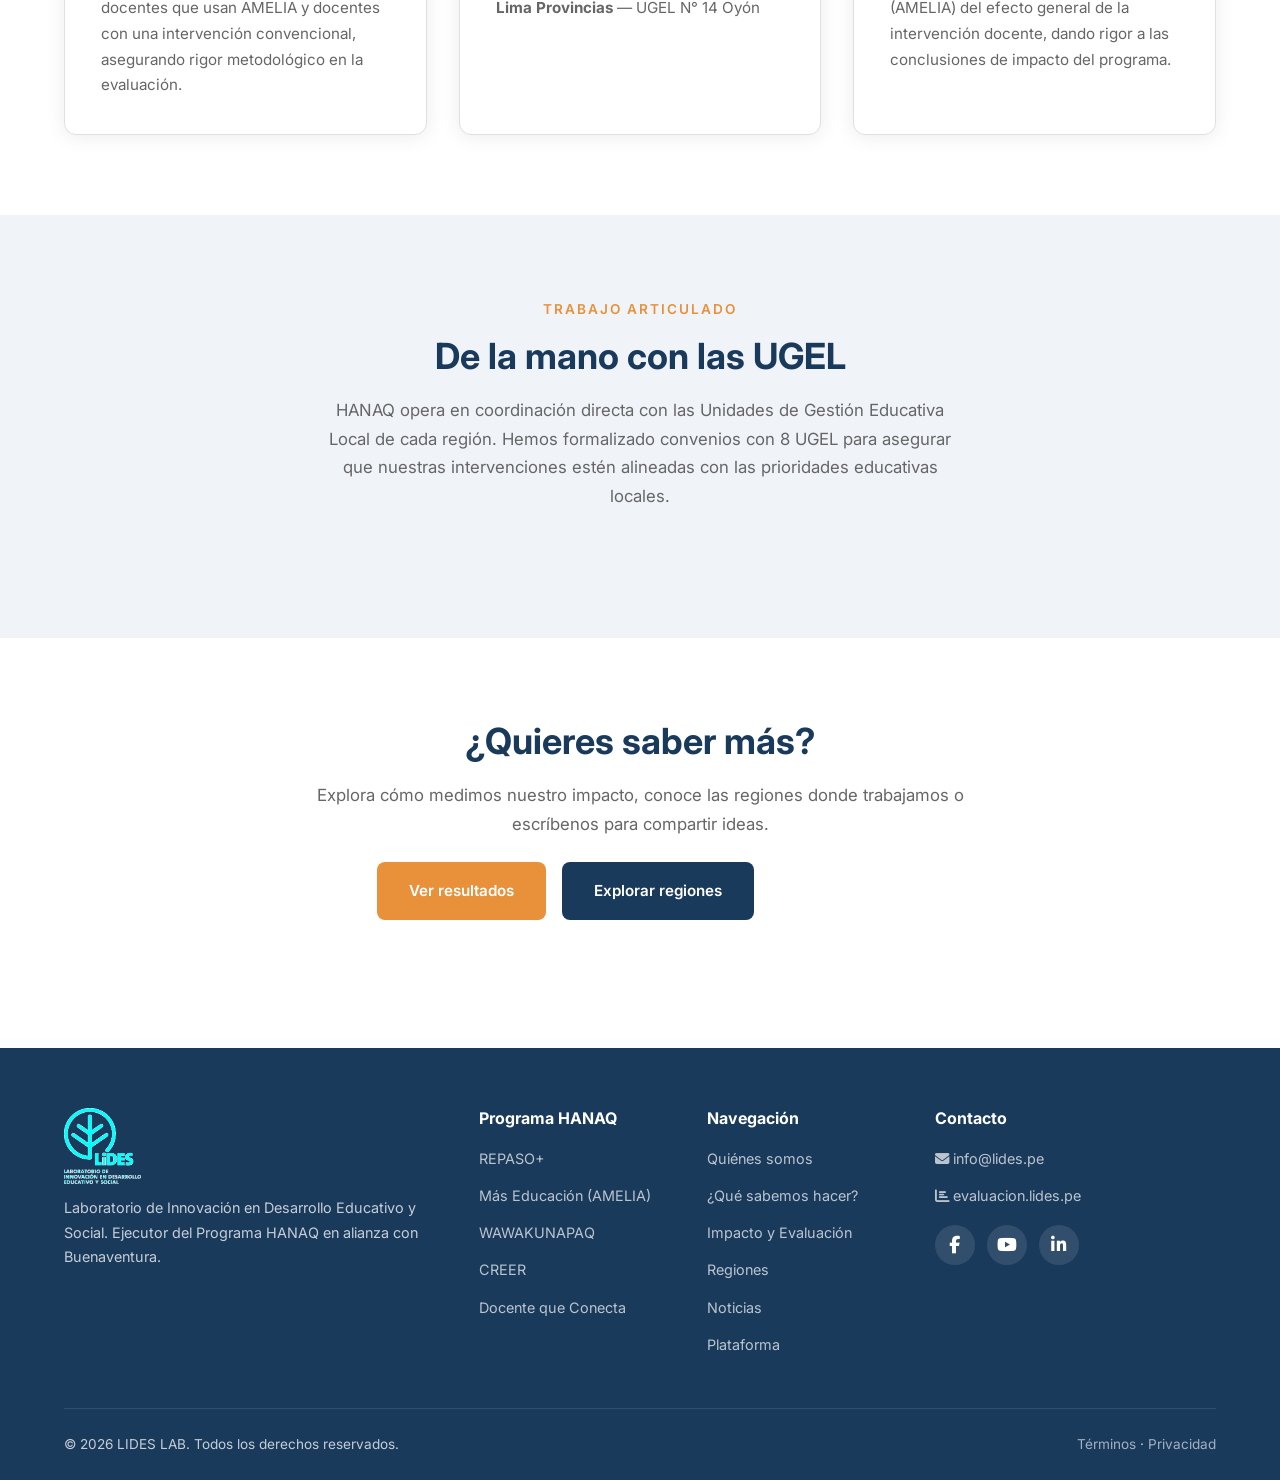
<file: programa.html>
<!DOCTYPE html>
<html lang="es">
<head>
  <meta charset="UTF-8">
  <meta name="viewport" content="width=device-width, initial-scale=1.0">
  <meta http-equiv="X-Content-Type-Options" content="nosniff">
  <meta name="referrer" content="strict-origin-when-cross-origin">
  <title>HANAQ - LIDES</title>
  <meta name="description" content="Programa HANAQ: cinco intervenciones educativas para escuelas rurales del Perú. REPASO+, AMELIA (Más Educación), WAWAKUNAPAQ, CREER y Docente que Conecta.">
  
  <link rel="preconnect" href="https://fonts.googleapis.com">
  <link rel="preconnect" href="https://fonts.gstatic.com" crossorigin>
  <link href="https://fonts.googleapis.com/css2?family=Inter:wght@400;500;600;700;800&display=swap" rel="stylesheet">
  <link rel="stylesheet" href="https://cdnjs.cloudflare.com/ajax/libs/font-awesome/6.5.1/css/all.min.css" integrity="sha384-t1nt8BQoYMLFN5p42tRAtuAAFQaCQODekUVeKKZrEnEyp4H2R0RHFz0KWpmj7i8g" crossorigin="anonymous">
  <link rel="stylesheet" href="css/style.css">
  <link rel="icon" href="img/logo_edited.png" type="image/png">
</head>
<body>

  <!-- ===== HEADER ===== -->
  <header class="header" id="header">
    <nav class="nav">
      <a href="index.html" class="nav__logo">
        <img src="img/logo_edited.png" alt="LIDES Logo">
      </a>
      <ul class="nav__links" id="navLinks">
        <li><a href="index.html">Inicio</a></li>
        <li><a href="sobre.html">Quiénes somos</a></li>
        <li><a href="servicios.html">¿Qué sabemos hacer?</a></li>
        <li class="nav__dropdown">
          <a href="programa.html" class="active">HANAQ <i class="fas fa-chevron-down" style="font-size: 0.7em; margin-left: 4px;"></i></a>
          <ul class="nav__dropdown-menu">
            <li><a href="#repaso">REPASO+</a></li>
            <li><a href="#mas-educacion">Más Educación (AMELIA)</a></li>
            <li><a href="#wawakunapaq">WAWAKUNAPAQ</a></li>
            <li><a href="#creer">CREER</a></li>
            <li><a href="#docente-conecta">Docente que Conecta</a></li>
          </ul>
        </li>
        <li><a href="evaluacion.html">Impacto y Evaluación</a></li>
        <li><a href="regiones.html">Regiones</a></li>
        <li><a href="noticias.html">Noticias</a></li>
        <li><a href="https://evaluacion.lides.pe" target="_blank" rel="noopener noreferrer">Plataforma <i class="fas fa-external-link-alt" style="font-size:0.65em; margin-left:3px;"></i></a></li>
        <li><a href="index.html#contacto">Contacto</a></li>
      </ul>
      <button class="nav__toggle" id="navToggle" aria-label="Toggle menu">
        <span></span><span></span><span></span>
      </button>
    </nav>
  </header>

  <!-- ===== PAGE HEADER ===== -->
  <section class="page-header">
    <div class="container">
      <p class="page-header__label">Programa HANAQ</p>
      <h1>Cuatro caminos para elevar la educación rural</h1>
      <p class="page-header__description">
        HANAQ —<em>"alto, elevado"</em> en quechua— es nuestro laboratorio de innovación 
        educativa, creado en alianza con Buenaventura para transformar el aprendizaje en las 
        comunidades más alejadas del Perú.
      </p>
    </div>
  </section>

  <!-- ===== VISIÓN GENERAL ===== -->
  <section class="section">
    <div class="container">
      <div class="section-header fade-in">
        <span class="section-header__label">¿Qué es HANAQ?</span>
        <h2 class="section-header__title">Un programa integral para el aprendizaje</h2>
        <p class="section-header__text">
          HANAQ busca mejorar el aprendizaje de Comunicación y Matemática en escuelas 
          rurales a través de cinco intervenciones que atienden distintas dimensiones: 
          la tutoría personalizada, la formación docente con tecnología, la primera infancia, 
          el fortalecimiento de la gestión escolar y una intervención de control.
        </p>
      </div>
    </div>
  </section>

  <!-- ===== REPASO+ ===== -->
  <section class="section section--alt" id="repaso">
    <div class="container">
      <div class="split fade-in">
        <div class="split__image" style="background: #fff8e1; display: flex; align-items: center; justify-content: center; padding: 40px;">
          <img src="img/logosfotos/WhatsApp%20Image%202026-05-06%20at%2021.48.35.jpeg" alt="Logo REPASO+" style="max-width: 90%; max-height: 280px; width: auto; height: auto; object-fit: contain;">
        </div>
        <div class="split__content">
          <span class="section-header__label" style="color: #2980b9;">Intervención 1</span>
          <h2>REPASO+: Tutoría remedial personalizada</h2>
          <p>
            REPASO+ es una intervención de <strong>tutoría remedial en Comunicación y Matemática</strong>
            dirigida a estudiantes de 3.° a 6.° grado de primaria en escuelas rurales multigrado. 
            Los tutores trabajan con ratios reducidos (1:3, 1:5 o 1:7) para ofrecer atención 
            personalizada a estudiantes que se encuentran debajo del nivel esperado.
          </p>
          <p>
            Las sesiones se basan en módulos especialmente diseñados para abordar las competencias 
            priorizadas del Currículo Nacional de Educación Básica (CNEB), con un enfoque en 
            la resolución de problemas y la comprensión lectora.
          </p>
        </div>
      </div>

      <!-- Details -->
      <div class="programa-details fade-in" style="margin-top: 48px;">
        <div class="cards-grid" style="--cols: 3;">
          <div class="card">
            <div class="card__icon"><i class="fas fa-users"></i></div>
            <h3 class="card__title">Ratios de atención</h3>
            <p class="card__text">
              <strong>1:3</strong> para estudiantes con mayor rezago<br>
              <strong>1:5</strong> para nivel intermedio<br>
              <strong>1:7</strong> para refuerzo regular
            </p>
          </div>
          <div class="card">
            <div class="card__icon"><i class="fas fa-graduation-cap"></i></div>
            <h3 class="card__title">Grados atendidos</h3>
            <p class="card__text">
              3.°, 4.°, 5.° y 6.° grado de primaria en escuelas rurales multigrado. 
              Cada grado tiene módulos específicos de Comunicación y Matemática.
            </p>
          </div>
          <div class="card">
            <div class="card__icon"><i class="fas fa-map-marked-alt"></i></div>
            <h3 class="card__title">Regiones</h3>
            <p class="card__text">
              <strong>Pasco</strong> — UGEL DAC<br>
              <strong>Lima Provincias</strong> — UGEL Oyón<br>
              <strong>Arequipa</strong> — UGEL Castilla<br>
              <strong>Huancavelica</strong> — UGEL Angaraes
            </p>
          </div>
        </div>
      </div>

      <!-- Key features -->
      <div class="fade-in" style="margin-top: 48px;">
        <h3>Características clave de REPASO+</h3>
        <div class="features-list">
          <div class="feature-item">
            <i class="fas fa-check-circle" style="color: #2980b9; margin-right: 12px;"></i>
            <span>Sesiones diseñadas con enfoque de aprendizaje por competencias del CNEB</span>
          </div>
          <div class="feature-item">
            <i class="fas fa-check-circle" style="color: #2980b9; margin-right: 12px;"></i>
            <span>Tutores capacitados en metodologías de enseñanza remedial</span>
          </div>
          <div class="feature-item">
            <i class="fas fa-check-circle" style="color: #2980b9; margin-right: 12px;"></i>
            <span>Coordinación directa con las UGEL para la focalización de escuelas</span>
          </div>
          <div class="feature-item">
            <i class="fas fa-check-circle" style="color: #2980b9; margin-right: 12px;"></i>
            <span>Evaluación estandarizada con banco de ítems en Comunicación y Matemática</span>
          </div>
          <div class="feature-item">
            <i class="fas fa-check-circle" style="color: #2980b9; margin-right: 12px;"></i>
            <span>Diseño de evaluación con grupo de control para medir impacto causal</span>
          </div>
        </div>
      </div>

      <!-- Fotos de campo -->
      <div class="fade-in" style="margin-top: 48px;">
        <h3 style="margin-bottom: 20px; color: var(--primary); font-size: 1rem; text-transform: uppercase; letter-spacing: 1px;">En campo</h3>
        <div style="display: grid; grid-template-columns: repeat(3, 1fr); gap: 16px; border-radius: var(--radius); overflow: hidden;">
          <img src="img/logosfotos/WhatsApp%20Image%202026-07-02%20at%2016.44.18.jpeg"
               alt="Kit Sesión de Tutoría REPASO+ en escuela rural"
               style="width: 100%; height: 220px; object-fit: cover; display: block;">
          <img src="img/logosfotos/WhatsApp%20Image%202026-07-02%20at%2016.44.19.jpeg"
               alt="Estudiante trabajando con cuaderno REPASO+"
               style="width: 100%; height: 220px; object-fit: cover; display: block;">
          <img src="img/logosfotos/WhatsApp%20Image%202026-07-02%20at%2016.44.19%20(2).jpeg"
               alt="Materiales de matemáticas REPASO+"
               style="width: 100%; height: 220px; object-fit: cover; display: block;">
        </div>
      </div>
    </div>
  </section>

  <!-- ===== MÁS EDUCACIÓN / AMELIA ===== -->
  <section class="section" id="mas-educacion">
    <div class="container">
      <div class="split fade-in" style="direction: rtl;">
        <div class="split__image" style="direction: ltr; background: #f8f4ff; display: flex; align-items: center; justify-content: center; padding: 32px;">
          <img src="img/logosfotos/logoameliablanco.png" alt="AMELIA por Más Educación" style="height: auto; max-height: 260px; max-width: 85%; object-fit: contain;">
        </div>
        <div class="split__content" style="direction: ltr;">
          <span class="section-header__label" style="color: #27ae60;">Intervención 2 — Más Educación</span>
          <h2>AMELIA: Inteligencia artificial al servicio del docente</h2>
          <p>
            AMELIA es un proyecto de <a href="https://www.mas-educacion.pe" target="_blank" rel="noopener noreferrer" style="color: #27ae60; font-weight: 600;">Más Educación</a> 
            (<a href="https://amelia.pe" target="_blank" rel="noopener noreferrer" style="color: #27ae60;">amelia.pe</a>). 
            Es una <strong>plataforma de inteligencia artificial</strong> diseñada para 
            acompañar la formación docente en competencias STEAM (Ciencia, Tecnología, Ingeniería, 
            Arte y Matemática). Funciona como un asistente inteligente accesible vía <strong>WhatsApp</strong>, 
            permitiendo que los docentes reciban acompañamiento pedagógico y recursos incluso en 
            zonas con conectividad limitada.
          </p>
          <p>
            El programa ofrece una ruta de <strong>certificación progresiva</strong> de 60, 90 y 120 horas, 
            que permite a los docentes avanzar a su propio ritmo mientras integran herramientas 
            tecnológicas en su práctica pedagógica.
          </p>
        </div>
      </div>

      <div class="programa-details fade-in" style="margin-top: 48px;">
        <div class="cards-grid" style="--cols: 3;">
          <div class="card">
            <div class="card__icon"><i class="fab fa-whatsapp"></i></div>
            <h3 class="card__title">Asistente vía WhatsApp</h3>
            <p class="card__text">
              Acceso directo a la plataforma AMELIA a través de WhatsApp, la aplicación más 
              utilizada por los docentes. Disponible incluso con conexión limitada.
            </p>
          </div>
          <div class="card">
            <div class="card__icon"><i class="fas fa-certificate"></i></div>
            <h3 class="card__title">Certificación progresiva</h3>
            <p class="card__text">
              Tres niveles de certificación:<br>
              <strong>60 horas</strong> — Nivel básico<br>
              <strong>90 horas</strong> — Nivel intermedio<br>
              <strong>120 horas</strong> — Nivel avanzado
            </p>
          </div>
          <div class="card">
            <div class="card__icon"><i class="fas fa-map-marked-alt"></i></div>
            <h3 class="card__title">Escuelas participantes</h3>
            <p class="card__text">
              <strong>9 escuelas</strong> en Pasco (UGEL Daniel Alcides Carrión) y 
              Lima Provincias (UGEL N° 14 Oyón). Los docentes reciben acompañamiento 
              virtual continuo.
            </p>
          </div>
        </div>
      </div>

      <div class="fade-in" style="margin-top: 48px;">
        <h3>Características clave de AMELIA</h3>
        <div class="features-list">
          <div class="feature-item">
            <i class="fas fa-check-circle" style="color: #27ae60; margin-right: 12px;"></i>
            <span>Enfoque STEAM integrado al currículo nacional</span>
          </div>
          <div class="feature-item">
            <i class="fas fa-check-circle" style="color: #27ae60; margin-right: 12px;"></i>
            <span>Inteligencia artificial adaptativa que personaliza los contenidos para cada docente</span>
          </div>
          <div class="feature-item">
            <i class="fas fa-check-circle" style="color: #27ae60; margin-right: 12px;"></i>
            <span>Compatible con conectividad limitada en zonas rurales</span>
          </div>
          <div class="feature-item">
            <i class="fas fa-check-circle" style="color: #27ae60; margin-right: 12px;"></i>
            <span>Formación autodirigida con tutoría pedagógica de respaldo</span>
          </div>
        </div>
      </div>
    </div>
  </section>

  <!-- ===== WAWAKUNAPAQ ===== -->
  <section class="section section--alt" id="wawakunapaq">
    <div class="container">
      <div class="split fade-in">
        <div class="split__image" style="background: #fffdf0; display: flex; align-items: center; justify-content: center; padding: 32px;">
          <img src="img/logosfotos/WhatsApp%20Image%202026-05-06%20at%2021.46.52.jpeg" alt="Logo Wawakunapaq" style="height: auto; max-height: 260px; max-width: 85%; object-fit: contain;">
        </div>
        <div class="split__content">
          <span class="section-header__label" style="color: #9b59b6;">Intervención 3</span>
          <h2>WAWAKUNAPAQ: Acompañamiento en primera infancia</h2>
          <p>
            WAWAKUNAPAC es un <strong>programa de formación continua para docentes de educación inicial</strong>, 
            basado en el <strong>enfoque Pikler</strong>, que promueve el desarrollo autónomo y 
            respetuoso de los niños en sus primeros años de vida.
          </p>
          <p>
            La intervención incluye <strong>visitas semanales presenciales</strong> a las docentes 
            por acompañantes pedagógicas especializadas, así como <strong>talleres formativos con 
            familias</strong> para promover prácticas de crianza responsiva y estimulación temprana.
          </p>
        </div>
      </div>

      <div class="programa-details fade-in" style="margin-top: 48px;">
        <div class="cards-grid" style="--cols: 3;">
          <div class="card">
            <div class="card__icon"><i class="fas fa-hand-holding-heart"></i></div>
            <h3 class="card__title">Enfoque Pikler</h3>
            <p class="card__text">
              Metodología basada en el respeto por el desarrollo autónomo del niño, 
              promoviendo el movimiento libre, el juego no dirigido y el vínculo 
              seguro con el cuidador.
            </p>
          </div>
          <div class="card">
            <div class="card__icon"><i class="fas fa-home"></i></div>
            <h3 class="card__title">Acompañamiento presencial</h3>
            <p class="card__text">
              Visitas semanales de acompañantes pedagógicas especializadas a cada 
              institución educativa, con modelado de sesiones y retroalimentación formativa.
            </p>
          </div>
          <div class="card">
            <div class="card__icon"><i class="fas fa-people-arrows"></i></div>
            <h3 class="card__title">Talleres con familias</h3>
            <p class="card__text">
              Sesiones formativas con padres y cuidadores para fortalecer las prácticas 
              de crianza, estimulación temprana y desarrollo infantil en el hogar.
            </p>
          </div>
        </div>
      </div>

      <div class="fade-in" style="margin-top: 48px;">
        <h3>Características clave de WAWAKUNAPAQ</h3>
        <div class="features-list">
          <div class="feature-item">
            <i class="fas fa-check-circle" style="color: #9b59b6; margin-right: 12px;"></i>
            <span>Ubicación: distrito de Ichuña, provincia General Sánchez Cerro, región Moquegua</span>
          </div>
          <div class="feature-item">
            <i class="fas fa-check-circle" style="color: #9b59b6; margin-right: 12px;"></i>
            <span>Capacitación intensiva de acompañantes del 13 al 14 de marzo de 2026</span>
          </div>
          <div class="feature-item">
            <i class="fas fa-check-circle" style="color: #9b59b6; margin-right: 12px;"></i>
            <span>Integración del enfoque Pikler con los lineamientos del CNEB para Ciclo I y II</span>
          </div>
          <div class="feature-item">
            <i class="fas fa-check-circle" style="color: #9b59b6; margin-right: 12px;"></i>
            <span>Trabajo articulado con familias y comunidad como agentes educativos</span>
          </div>
        </div>
      </div>
    </div>
  </section>

  <!-- ===== CREER ===== -->
  <section class="section" id="creer">
    <div class="container">
      <div class="split fade-in" style="direction: rtl;">
        <div class="split__image" style="direction: ltr; background: #fffbf0; display: flex; align-items: center; justify-content: center; padding: 32px;">
          <img src="img/logosfotos/IMAGOTIPO-CREER_horizontal_png.png" alt="Logo CREER — Creciendo con las Escuelas Rurales Multigrado del Perú" style="height: auto; max-height: 220px; max-width: 90%; object-fit: contain;">
        </div>
        <div class="split__content" style="direction: ltr;">
          <span class="section-header__label" style="color: #f39c12;">Intervención 4</span>
          <h2>CREER: Educación con convicción en Cajamarca</h2>
          <p>
            CREER es un proyecto de <a href="https://www.grade.org.pe/creer/" target="_blank" rel="noopener noreferrer" style="color: #f39c12; font-weight: 600;">GRADE</a> 
            (<a href="https://www.grade.org.pe/creer/" target="_blank" rel="noopener noreferrer" style="color: #f39c12;">grade.org.pe/creer</a>). 
            Es una intervención educativa que trabaja en <strong>comunidades rurales 
            de Cajamarca</strong>, una de las regiones con mayores brechas educativas del Perú. 
            El programa opera en <strong>10 escuelas</strong> distribuidas en tres UGEL de la región, 
            fortaleciendo el aprendizaje y la gestión escolar.
          </p>
          <p>
            La intervención se enfoca en mejorar los logros de aprendizaje de los estudiantes 
            mediante estrategias pedagógicas contextualizadas y el fortalecimiento de las 
            capacidades de los docentes y directivos.
          </p>
        </div>
      </div>

      <div class="programa-details fade-in" style="margin-top: 48px;">
        <div class="cards-grid" style="--cols: 3;">
          <div class="card">
            <div class="card__icon"><i class="fas fa-school"></i></div>
            <h3 class="card__title">UGEL Hualgayoc</h3>
            <p class="card__text">
              <strong>6 escuelas</strong> participantes en la provincia de Hualgayoc, 
              la zona con mayor concentración de instituciones educativas del programa CREER.
            </p>
          </div>
          <div class="card">
            <div class="card__icon"><i class="fas fa-school"></i></div>
            <h3 class="card__title">UGEL San Miguel</h3>
            <p class="card__text">
              <strong>3 escuelas</strong> participantes en la provincia de San Miguel, 
              con enfoque en escuelas multigrado de zonas altoandinas.
            </p>
          </div>
          <div class="card">
            <div class="card__icon"><i class="fas fa-school"></i></div>
            <h3 class="card__title">UGEL Santa Cruz</h3>
            <p class="card__text">
              <strong>1 escuela</strong> participante en Santa Cruz, completando la cobertura 
              del programa en tres provincias de la región Cajamarca.
            </p>
          </div>
        </div>
      </div>
    </div>
  </section>

  <!-- ===== DOCENTE QUE CONECTA ===== -->
  <section class="section" id="docente-conecta">
    <div class="container">
      <div class="split fade-in" style="direction: rtl;">
        <div class="split__image" style="direction: ltr;">
          <div style="background: linear-gradient(135deg, #1a5276, #5d6d7e); border-radius: 16px; padding: 48px; display: flex; flex-direction: column; align-items: center; justify-content: center; min-height: 300px; color: white; text-align: center;">
            <i class="fas fa-chalkboard-teacher" style="font-size: 4rem; margin-bottom: 16px; opacity: 0.8;"></i>
            <h3 style="margin: 0; font-size: 1.8rem;">Docente que Conecta</h3>
            <p style="margin: 8px 0 0; opacity: 0.8;">por Más Educación</p>
          </div>
        </div>
        <div class="split__content" style="direction: ltr;">
          <span class="section-header__label" style="color: #5d6d7e;">Intervención 5 — Más Educación</span>
          <h2>Docente que Conecta: Intervención de control</h2>
          <p>
            Docente que Conecta es implementada por <a href="https://www.mas-educacion.pe" target="_blank" rel="noopener noreferrer" style="color: #5d6d7e; font-weight: 600;">Más Educación</a> 
            como <strong>intervención de control</strong> del programa HANAQ. Su rol es establecer 
            una línea de comparación rigurosa que permita medir con precisión el valor añadido 
            de las intervenciones tecnológicas, en particular de AMELIA.
          </p>
          <p>
            Este diseño experimental fortalece la validez interna de la evaluación de impacto, 
            permitiendo atribuir causalmente los cambios observados a las intervenciones 
            específicas del programa.
          </p>
        </div>
      </div>

      <div class="programa-details fade-in" style="margin-top: 48px;">
        <div class="cards-grid" style="--cols: 3;">
          <div class="card">
            <div class="card__icon"><i class="fas fa-balance-scale"></i></div>
            <h3 class="card__title">Diseño de control</h3>
            <p class="card__text">
              Permite comparar resultados entre docentes que usan AMELIA y docentes con 
              una intervención convencional, asegurando rigor metodológico en la evaluación.
            </p>
          </div>
          <div class="card">
            <div class="card__icon"><i class="fas fa-map-marked-alt"></i></div>
            <h3 class="card__title">Alcance</h3>
            <p class="card__text">
              <strong>Pasco</strong> — UGEL Daniel Alcides Carrión<br>
              <strong>Lima Provincias</strong> — UGEL N° 14 Oyón
            </p>
          </div>
          <div class="card">
            <div class="card__icon"><i class="fas fa-chart-line"></i></div>
            <h3 class="card__title">Propósito evaluativo</h3>
            <p class="card__text">
              Aísla el efecto de la tecnología (AMELIA) del efecto general de la intervención 
              docente, dando rigor a las conclusiones de impacto del programa.
            </p>
          </div>
        </div>
      </div>
    </div>
  </section>

  <!-- ===== ARTICULACIÓN CON UGEL ===== -->
  <section class="section section--alt">
    <div class="container">
      <div class="section-header fade-in">
        <span class="section-header__label">Trabajo articulado</span>
        <h2 class="section-header__title">De la mano con las UGEL</h2>
        <p class="section-header__text">
          HANAQ opera en coordinación directa con las Unidades de Gestión Educativa Local 
          de cada región. Hemos formalizado convenios con 8 UGEL para asegurar que nuestras 
          intervenciones estén alineadas con las prioridades educativas locales.
        </p>
      </div>
    </div>
  </section>
  <section class="section">
    <div class="container">
      <div class="section-header fade-in">
        <h2 class="section-header__title">¿Quieres saber más?</h2>
        <p class="section-header__text">
          Explora cómo medimos nuestro impacto, conoce las regiones donde trabajamos 
          o escríbenos para compartir ideas.
        </p>
        <div style="display: flex; gap: 16px; justify-content: center; flex-wrap: wrap; margin-top: 24px;">
          <a href="evaluacion.html" class="btn btn--primary">Ver resultados</a>
          <a href="regiones.html" class="btn btn--dark">Explorar regiones</a>
          <a href="index.html#contacto" class="btn btn--outline">Contacto</a>
        </div>
      </div>
    </div>
  </section>

  <!-- ===== FOOTER ===== -->
  <footer class="footer">
    <div class="container">
      <div class="footer-grid">
        <div class="footer__brand">
          <a href="index.html" class="nav__logo" style="color: white;">
            <img src="img/logo_edited.png" alt="LIDES" style="filter: brightness(10);">
          </a>
          <p>Laboratorio de Innovación en Desarrollo Educativo y Social. Ejecutor del Programa HANAQ en alianza con Buenaventura.</p>
        </div>
        <div>
          <h4>Programa HANAQ</h4>
          <ul class="footer__links">
            <li><a href="programa.html#repaso">REPASO+</a></li>
            <li><a href="programa.html#mas-educacion">Más Educación (AMELIA)</a></li>
            <li><a href="programa.html#wawakunapaq">WAWAKUNAPAQ</a></li>
            <li><a href="programa.html#creer">CREER</a></li>
            <li><a href="programa.html#docente-conecta">Docente que Conecta</a></li>
          </ul>
        </div>
        <div>
          <h4>Navegación</h4>
          <ul class="footer__links">
            <li><a href="sobre.html">Quiénes somos</a></li>
            <li><a href="servicios.html">¿Qué sabemos hacer?</a></li>
            <li><a href="evaluacion.html">Impacto y Evaluación</a></li>
            <li><a href="regiones.html">Regiones</a></li>
            <li><a href="noticias.html">Noticias</a></li>
            <li><a href="https://evaluacion.lides.pe" target="_blank" rel="noopener noreferrer">Plataforma</a></li>
          </ul>
        </div>
        <div>
          <h4>Contacto</h4>
          <ul class="footer__links">
            <li><a href="mailto:info@lides.pe"><i class="fas fa-envelope"></i> info@lides.pe</a></li>
            <li><a href="https://evaluacion.lides.pe"><i class="fas fa-chart-bar"></i> evaluacion.lides.pe</a></li>
          </ul>
          <div class="social-links">
            <a href="https://www.facebook.com/lideslab" aria-label="Facebook"><i class="fab fa-facebook-f"></i></a>
            <a href="https://www.youtube.com/@lideslab" aria-label="YouTube"><i class="fab fa-youtube"></i></a>
            <a href="https://www.linkedin.com/company/lideslab" aria-label="LinkedIn"><i class="fab fa-linkedin-in"></i></a>
          </div>
        </div>
      </div>
      <div class="footer__bottom">
        <p>&copy; 2026 LIDES LAB. Todos los derechos reservados.</p>
        <div><a href="terminos.html">Términos</a> · <a href="privacidad.html">Privacidad</a></div>
      </div>
    </div>
  </footer>

  <script src="js/main.js"></script>
</body>
</html>
</file>
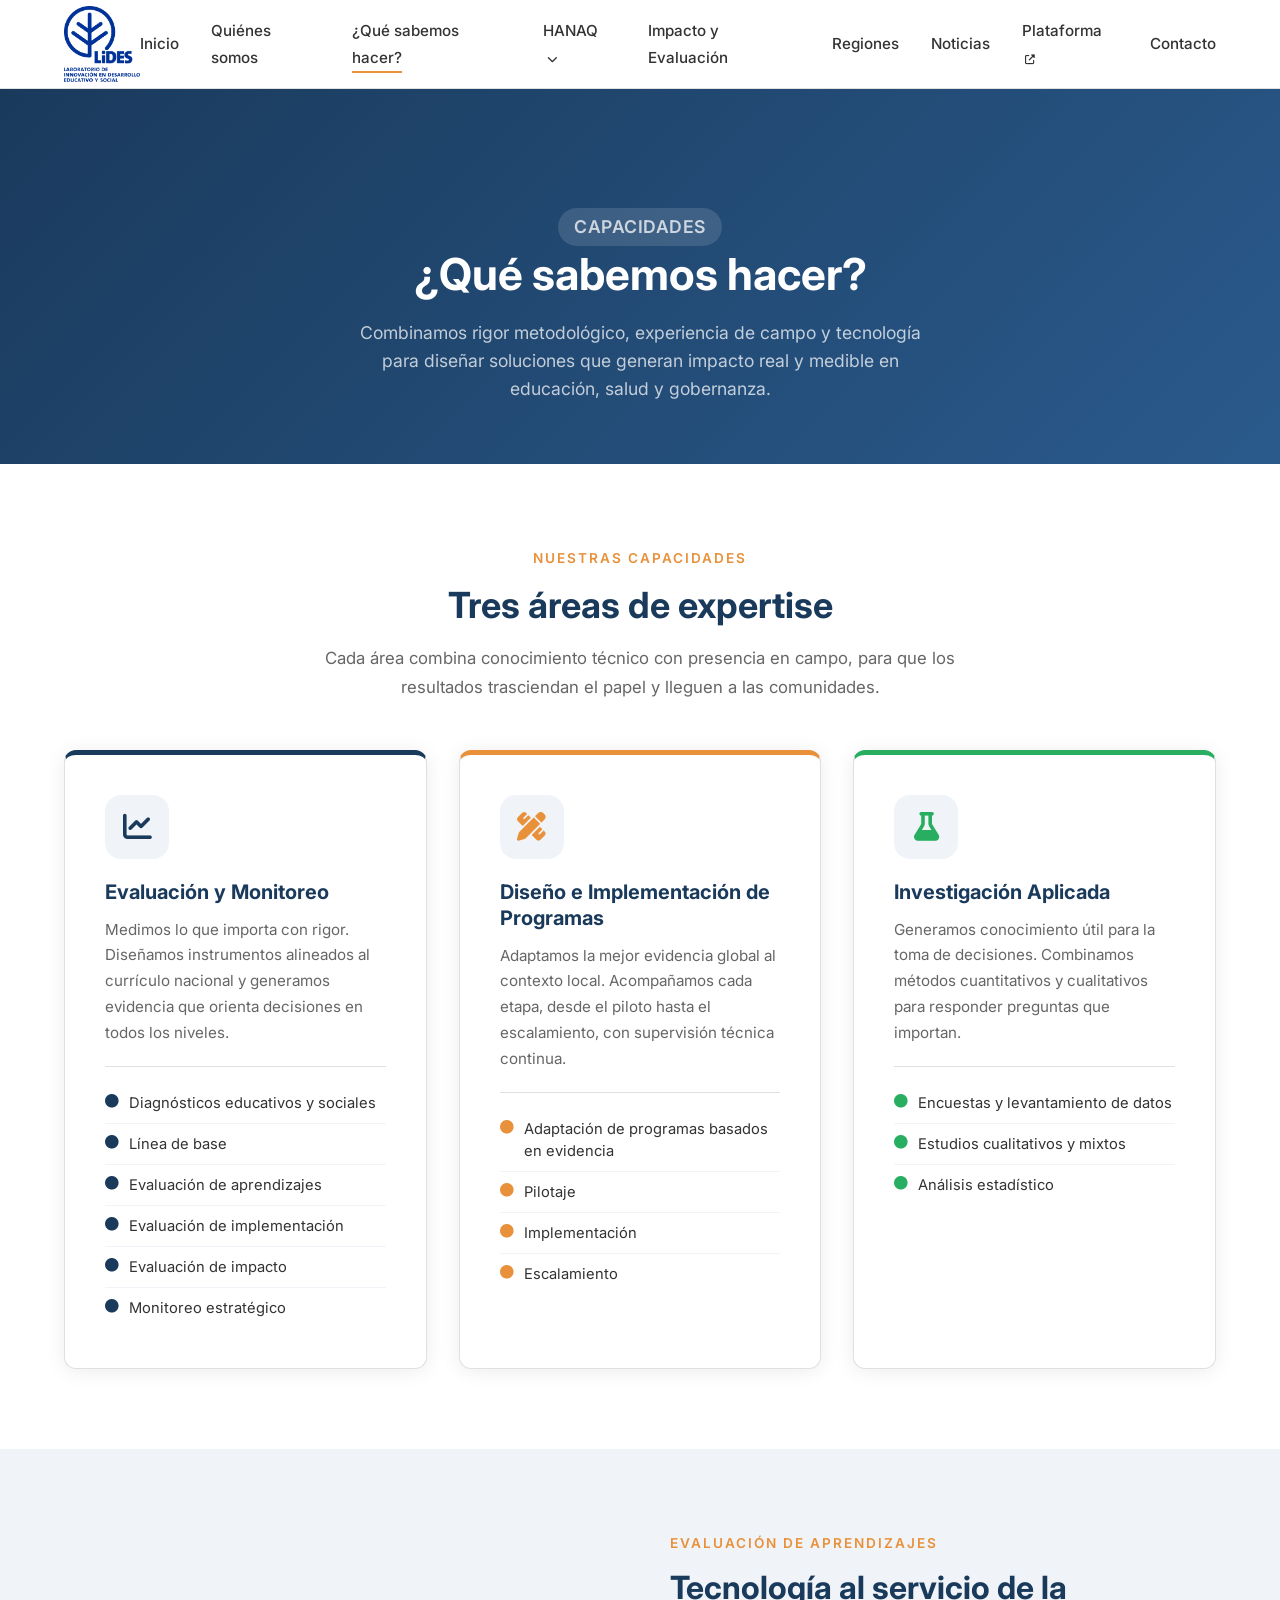
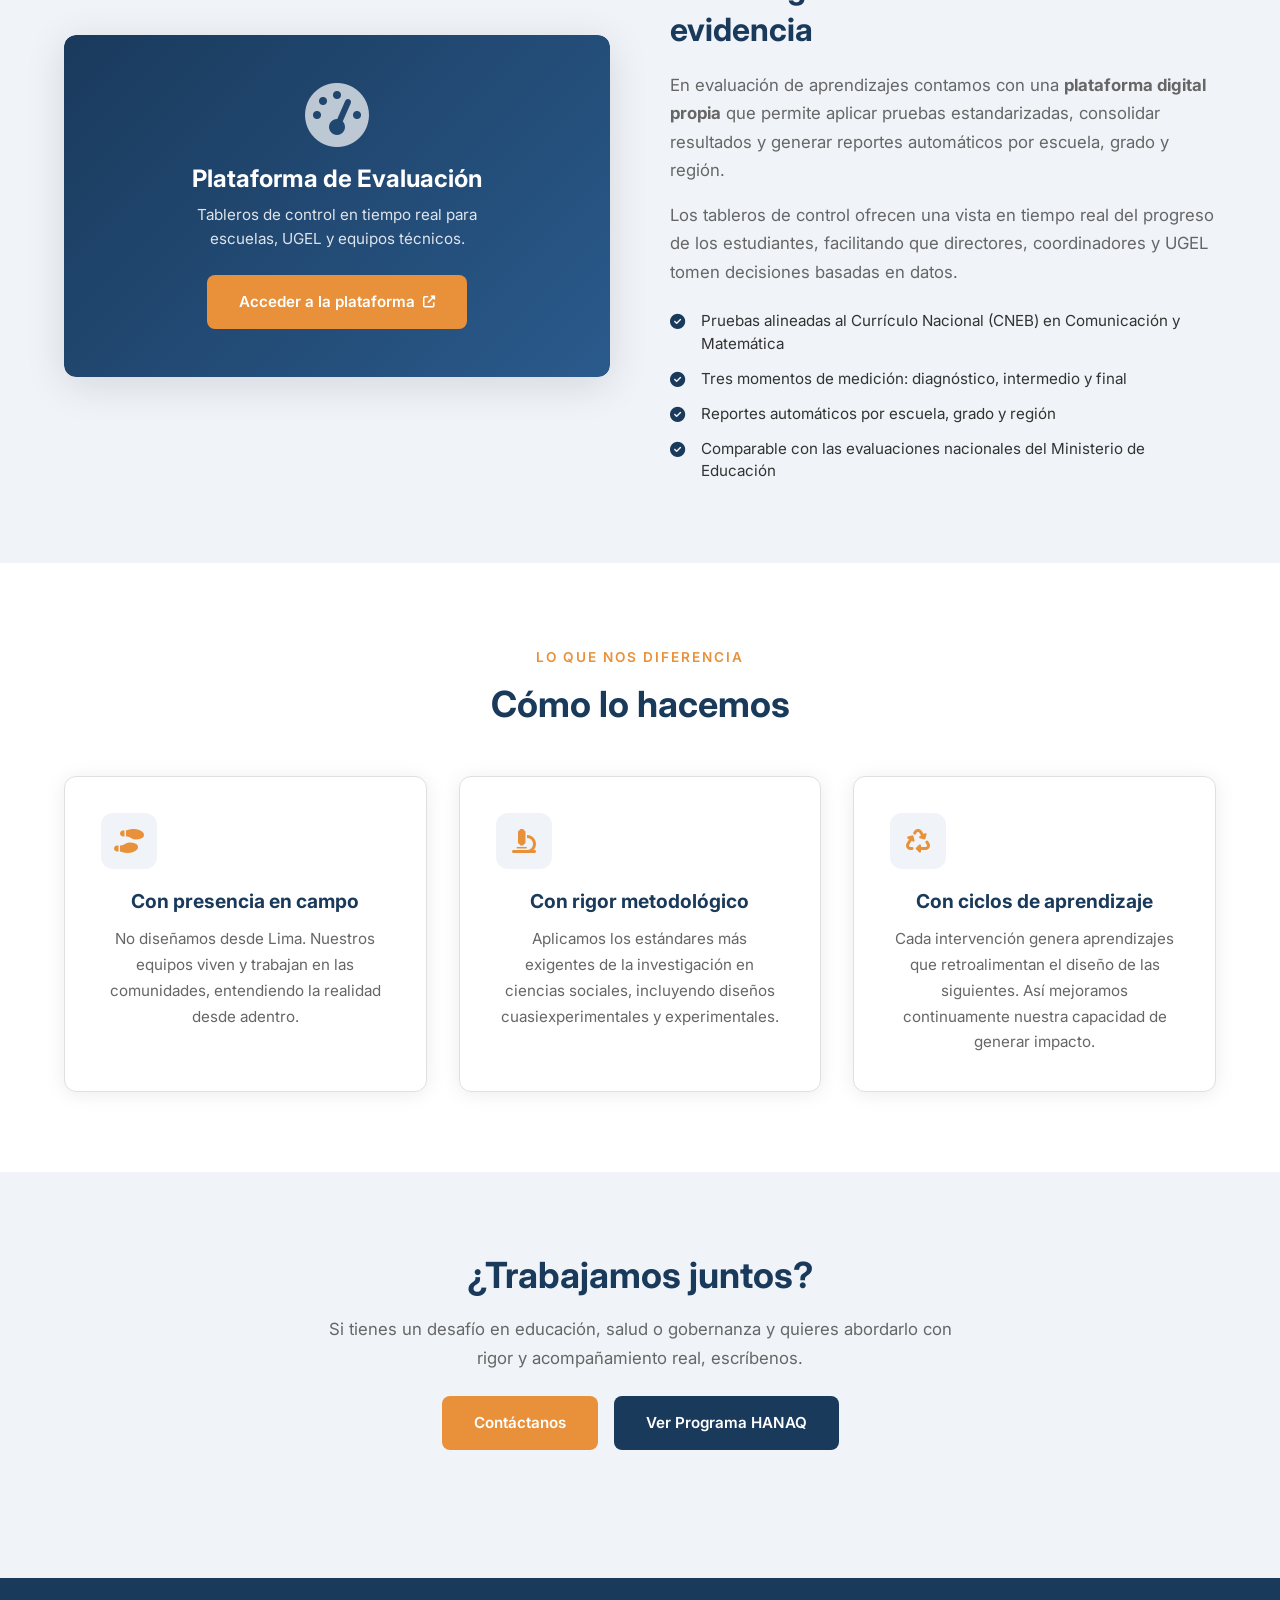
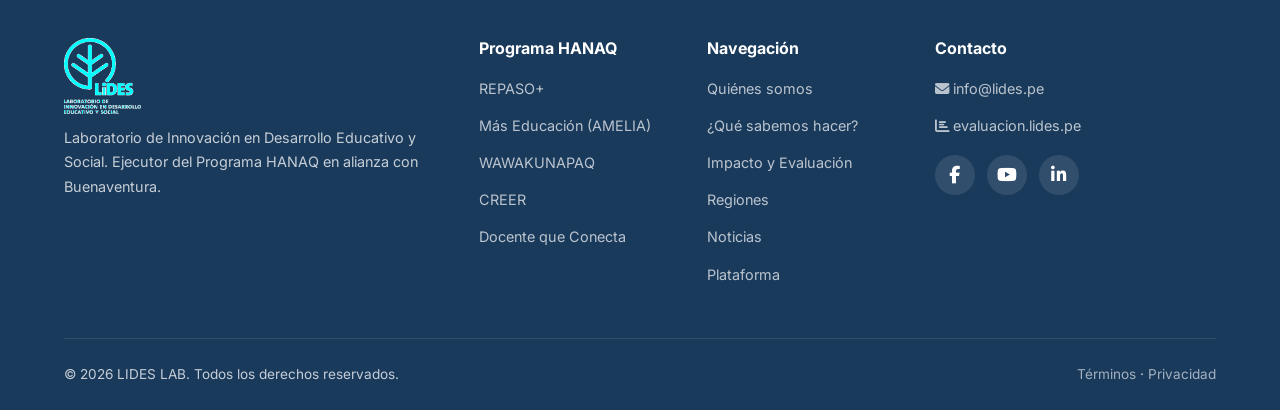
<file: servicios.html>
<!DOCTYPE html>
<html lang="es">
<head>
  <meta charset="UTF-8">
  <meta name="viewport" content="width=device-width, initial-scale=1.0">
  <meta http-equiv="X-Content-Type-Options" content="nosniff">
  <meta name="referrer" content="strict-origin-when-cross-origin">
  <title>¿Qué sabemos hacer? - LIDES</title>
  <meta name="description" content="LIDES: evaluación y monitoreo, diseño e implementación de programas, e investigación aplicada para generar impacto sostenible en educación, salud y gobernanza.">

  <link rel="preconnect" href="https://fonts.googleapis.com">
  <link rel="preconnect" href="https://fonts.gstatic.com" crossorigin>
  <link href="https://fonts.googleapis.com/css2?family=Inter:wght@400;500;600;700;800&display=swap" rel="stylesheet">
  <link rel="stylesheet" href="https://cdnjs.cloudflare.com/ajax/libs/font-awesome/6.5.1/css/all.min.css" integrity="sha384-t1nt8BQoYMLFN5p42tRAtuAAFQaCQODekUVeKKZrEnEyp4H2R0RHFz0KWpmj7i8g" crossorigin="anonymous">
  <link rel="stylesheet" href="css/style.css">
  <link rel="icon" href="img/logo_edited.png" type="image/png">
</head>
<body>

  <!-- ===== HEADER ===== -->
  <header class="header" id="header">
    <nav class="nav">
      <a href="index.html" class="nav__logo">
        <img src="img/logo_edited.png" alt="LIDES Logo">
      </a>
      <ul class="nav__links" id="navLinks">
        <li><a href="index.html">Inicio</a></li>
        <li><a href="sobre.html">Quiénes somos</a></li>
        <li><a href="servicios.html" class="active">¿Qué sabemos hacer?</a></li>
        <li class="nav__dropdown">
          <a href="programa.html">HANAQ <i class="fas fa-chevron-down" style="font-size: 0.7em; margin-left: 4px;"></i></a>
          <ul class="nav__dropdown-menu">
            <li><a href="programa.html#repaso">REPASO+</a></li>
            <li><a href="programa.html#mas-educacion">Más Educación (AMELIA)</a></li>
            <li><a href="programa.html#wawakunapaq">WAWAKUNAPAQ</a></li>
            <li><a href="programa.html#creer">CREER</a></li>
            <li><a href="programa.html#docente-conecta">Docente que Conecta</a></li>
          </ul>
        </li>
        <li><a href="evaluacion.html">Impacto y Evaluación</a></li>
        <li><a href="regiones.html">Regiones</a></li>
        <li><a href="noticias.html">Noticias</a></li>
        <li><a href="https://evaluacion.lides.pe" target="_blank" rel="noopener noreferrer">Plataforma <i class="fas fa-external-link-alt" style="font-size:0.65em; margin-left:3px;"></i></a></li>
        <li><a href="index.html#contacto">Contacto</a></li>
      </ul>
      <button class="nav__toggle" id="navToggle" aria-label="Toggle menu">
        <span></span><span></span><span></span>
      </button>
    </nav>
  </header>

  <!-- ===== PAGE HEADER ===== -->
  <section class="page-header">
    <div class="container">
      <p class="page-header__label">Capacidades</p>
      <h1>¿Qué sabemos hacer?</h1>
      <p class="page-header__description">
        Combinamos rigor metodológico, experiencia de campo y tecnología para diseñar 
        soluciones que generan impacto real y medible en educación, salud y gobernanza.
      </p>
    </div>
  </section>

  <!-- ===== TRES PILARES ===== -->
  <section class="section">
    <div class="container">
      <div class="section-header fade-in">
        <span class="section-header__label">Nuestras capacidades</span>
        <h2 class="section-header__title">Tres áreas de expertise</h2>
        <p class="section-header__text">
          Cada área combina conocimiento técnico con presencia en campo, 
          para que los resultados trasciendan el papel y lleguen a las comunidades.
        </p>
      </div>

      <div class="cards-grid fade-in" style="--cols: 3; margin-top: 48px;">

        <!-- Pilar 1: Evaluación y Monitoreo -->
        <div class="service-pillar">
          <div class="service-pillar__icon">
            <i class="fas fa-chart-line"></i>
          </div>
          <h3 class="service-pillar__title">Evaluación y Monitoreo</h3>
          <p class="service-pillar__desc">
            Medimos lo que importa con rigor. Diseñamos instrumentos alineados al currículo 
            nacional y generamos evidencia que orienta decisiones en todos los niveles.
          </p>
          <ul class="service-pillar__items">
            <li><i class="fas fa-circle"></i> Diagnósticos educativos y sociales</li>
            <li><i class="fas fa-circle"></i> Línea de base</li>
            <li><i class="fas fa-circle"></i> Evaluación de aprendizajes</li>
            <li><i class="fas fa-circle"></i> Evaluación de implementación</li>
            <li><i class="fas fa-circle"></i> Evaluación de impacto</li>
            <li><i class="fas fa-circle"></i> Monitoreo estratégico</li>
          </ul>
        </div>

        <!-- Pilar 2: Diseño e Implementación -->
        <div class="service-pillar service-pillar--accent">
          <div class="service-pillar__icon">
            <i class="fas fa-pencil-ruler"></i>
          </div>
          <h3 class="service-pillar__title">Diseño e Implementación de Programas</h3>
          <p class="service-pillar__desc">
            Adaptamos la mejor evidencia global al contexto local. Acompañamos cada etapa, 
            desde el piloto hasta el escalamiento, con supervisión técnica continua.
          </p>
          <ul class="service-pillar__items">
            <li><i class="fas fa-circle"></i> Adaptación de programas basados en evidencia</li>
            <li><i class="fas fa-circle"></i> Pilotaje</li>
            <li><i class="fas fa-circle"></i> Implementación</li>
            <li><i class="fas fa-circle"></i> Escalamiento</li>
          </ul>
        </div>

        <!-- Pilar 3: Investigación Aplicada -->
        <div class="service-pillar service-pillar--green">
          <div class="service-pillar__icon">
            <i class="fas fa-flask"></i>
          </div>
          <h3 class="service-pillar__title">Investigación Aplicada</h3>
          <p class="service-pillar__desc">
            Generamos conocimiento útil para la toma de decisiones. Combinamos métodos 
            cuantitativos y cualitativos para responder preguntas que importan.
          </p>
          <ul class="service-pillar__items">
            <li><i class="fas fa-circle"></i> Encuestas y levantamiento de datos</li>
            <li><i class="fas fa-circle"></i> Estudios cualitativos y mixtos</li>
            <li><i class="fas fa-circle"></i> Análisis estadístico</li>
          </ul>
        </div>

      </div>
    </div>
  </section>

  <!-- ===== PLATAFORMA DIGITAL ===== -->
  <section class="section section--alt" id="plataforma">
    <div class="container">
      <div class="split fade-in">
        <div class="split__image">
          <div class="platform-preview">
            <i class="fas fa-tachometer-alt" style="font-size: 4rem; opacity: 0.7;"></i>
            <h3>Plataforma de Evaluación</h3>
            <p>Tableros de control en tiempo real para escuelas, UGEL y equipos técnicos.</p>
            <a href="https://evaluacion.lides.pe" target="_blank" rel="noopener noreferrer" class="btn btn--primary">
              Acceder a la plataforma <i class="fas fa-external-link-alt" style="font-size: 0.8em;"></i>
            </a>
          </div>
        </div>
        <div class="split__content">
          <span class="section-header__label">Evaluación de aprendizajes</span>
          <h2>Tecnología al servicio de la evidencia</h2>
          <p>
            En evaluación de aprendizajes contamos con una <strong>plataforma digital propia</strong> 
            que permite aplicar pruebas estandarizadas, consolidar resultados y generar 
            reportes automáticos por escuela, grado y región.
          </p>
          <p>
            Los tableros de control ofrecen una vista en tiempo real del progreso de los estudiantes, 
            facilitando que directores, coordinadores y UGEL tomen decisiones basadas en datos.
          </p>
          <div class="features-list" style="margin-top: 24px;">
            <div class="feature-item">
              <i class="fas fa-check-circle" style="color: var(--primary); margin-right: 12px;"></i>
              <span>Pruebas alineadas al Currículo Nacional (CNEB) en Comunicación y Matemática</span>
            </div>
            <div class="feature-item">
              <i class="fas fa-check-circle" style="color: var(--primary); margin-right: 12px;"></i>
              <span>Tres momentos de medición: diagnóstico, intermedio y final</span>
            </div>
            <div class="feature-item">
              <i class="fas fa-check-circle" style="color: var(--primary); margin-right: 12px;"></i>
              <span>Reportes automáticos por escuela, grado y región</span>
            </div>
            <div class="feature-item">
              <i class="fas fa-check-circle" style="color: var(--primary); margin-right: 12px;"></i>
              <span>Comparable con las evaluaciones nacionales del Ministerio de Educación</span>
            </div>
          </div>
        </div>
      </div>
    </div>
  </section>

  <!-- ===== ENFOQUE ===== -->
  <section class="section">
    <div class="container">
      <div class="section-header fade-in">
        <span class="section-header__label">Lo que nos diferencia</span>
        <h2 class="section-header__title">Cómo lo hacemos</h2>
      </div>

      <div class="cards-grid fade-in" style="--cols: 3; margin-top: 40px;">
        <div class="card" style="text-align: center;">
          <div class="card__icon"><i class="fas fa-shoe-prints"></i></div>
          <h3 class="card__title">Con presencia en campo</h3>
          <p class="card__text">
            No diseñamos desde Lima. Nuestros equipos viven y trabajan en las comunidades, 
            entendiendo la realidad desde adentro.
          </p>
        </div>
        <div class="card" style="text-align: center;">
          <div class="card__icon"><i class="fas fa-microscope"></i></div>
          <h3 class="card__title">Con rigor metodológico</h3>
          <p class="card__text">
            Aplicamos los estándares más exigentes de la investigación en ciencias sociales, 
            incluyendo diseños cuasiexperimentales y experimentales.
          </p>
        </div>
        <div class="card" style="text-align: center;">
          <div class="card__icon"><i class="fas fa-recycle"></i></div>
          <h3 class="card__title">Con ciclos de aprendizaje</h3>
          <p class="card__text">
            Cada intervención genera aprendizajes que retroalimentan el diseño de las siguientes. 
            Así mejoramos continuamente nuestra capacidad de generar impacto.
          </p>
        </div>
      </div>
    </div>
  </section>

  <!-- ===== CTA ===== -->
  <section class="section section--alt">
    <div class="container">
      <div class="section-header fade-in">
        <h2 class="section-header__title">¿Trabajamos juntos?</h2>
        <p class="section-header__text">
          Si tienes un desafío en educación, salud o gobernanza y quieres abordarlo 
          con rigor y acompañamiento real, escríbenos.
        </p>
        <div style="display: flex; gap: 16px; justify-content: center; flex-wrap: wrap; margin-top: 24px;">
          <a href="index.html#contacto" class="btn btn--primary">Contáctanos</a>
          <a href="programa.html" class="btn btn--dark">Ver Programa HANAQ</a>
        </div>
      </div>
    </div>
  </section>

  <!-- ===== FOOTER ===== -->
  <footer class="footer">
    <div class="container">
      <div class="footer-grid">
        <div class="footer__brand">
          <a href="index.html" class="nav__logo" style="color: white;">
            <img src="img/logo_edited.png" alt="LIDES" style="filter: brightness(10);">
          </a>
          <p>Laboratorio de Innovación en Desarrollo Educativo y Social. Ejecutor del Programa HANAQ en alianza con Buenaventura.</p>
        </div>
        <div>
          <h4>Programa HANAQ</h4>
          <ul class="footer__links">
            <li><a href="programa.html#repaso">REPASO+</a></li>
            <li><a href="programa.html#mas-educacion">Más Educación (AMELIA)</a></li>
            <li><a href="programa.html#wawakunapaq">WAWAKUNAPAQ</a></li>
            <li><a href="programa.html#creer">CREER</a></li>
            <li><a href="programa.html#docente-conecta">Docente que Conecta</a></li>
          </ul>
        </div>
        <div>
          <h4>Navegación</h4>
          <ul class="footer__links">
            <li><a href="sobre.html">Quiénes somos</a></li>
            <li><a href="servicios.html">¿Qué sabemos hacer?</a></li>
            <li><a href="evaluacion.html">Impacto y Evaluación</a></li>
            <li><a href="regiones.html">Regiones</a></li>
            <li><a href="noticias.html">Noticias</a></li>
            <li><a href="https://evaluacion.lides.pe" target="_blank" rel="noopener noreferrer">Plataforma</a></li>
          </ul>
        </div>
        <div>
          <h4>Contacto</h4>
          <ul class="footer__links">
            <li><a href="mailto:info@lides.pe"><i class="fas fa-envelope"></i> info@lides.pe</a></li>
            <li><a href="https://evaluacion.lides.pe"><i class="fas fa-chart-bar"></i> evaluacion.lides.pe</a></li>
          </ul>
          <div class="social-links">
            <a href="https://www.facebook.com/lideslab" aria-label="Facebook"><i class="fab fa-facebook-f"></i></a>
            <a href="https://www.youtube.com/@lideslab" aria-label="YouTube"><i class="fab fa-youtube"></i></a>
            <a href="https://www.linkedin.com/company/lideslab" aria-label="LinkedIn"><i class="fab fa-linkedin-in"></i></a>
          </div>
        </div>
      </div>
      <div class="footer__bottom">
        <p>&copy; 2026 LIDES LAB. Todos los derechos reservados.</p>
        <div><a href="terminos.html">Términos</a> · <a href="privacidad.html">Privacidad</a></div>
      </div>
    </div>
  </footer>

  <script src="js/main.js"></script>
</body>
</html>
</file>
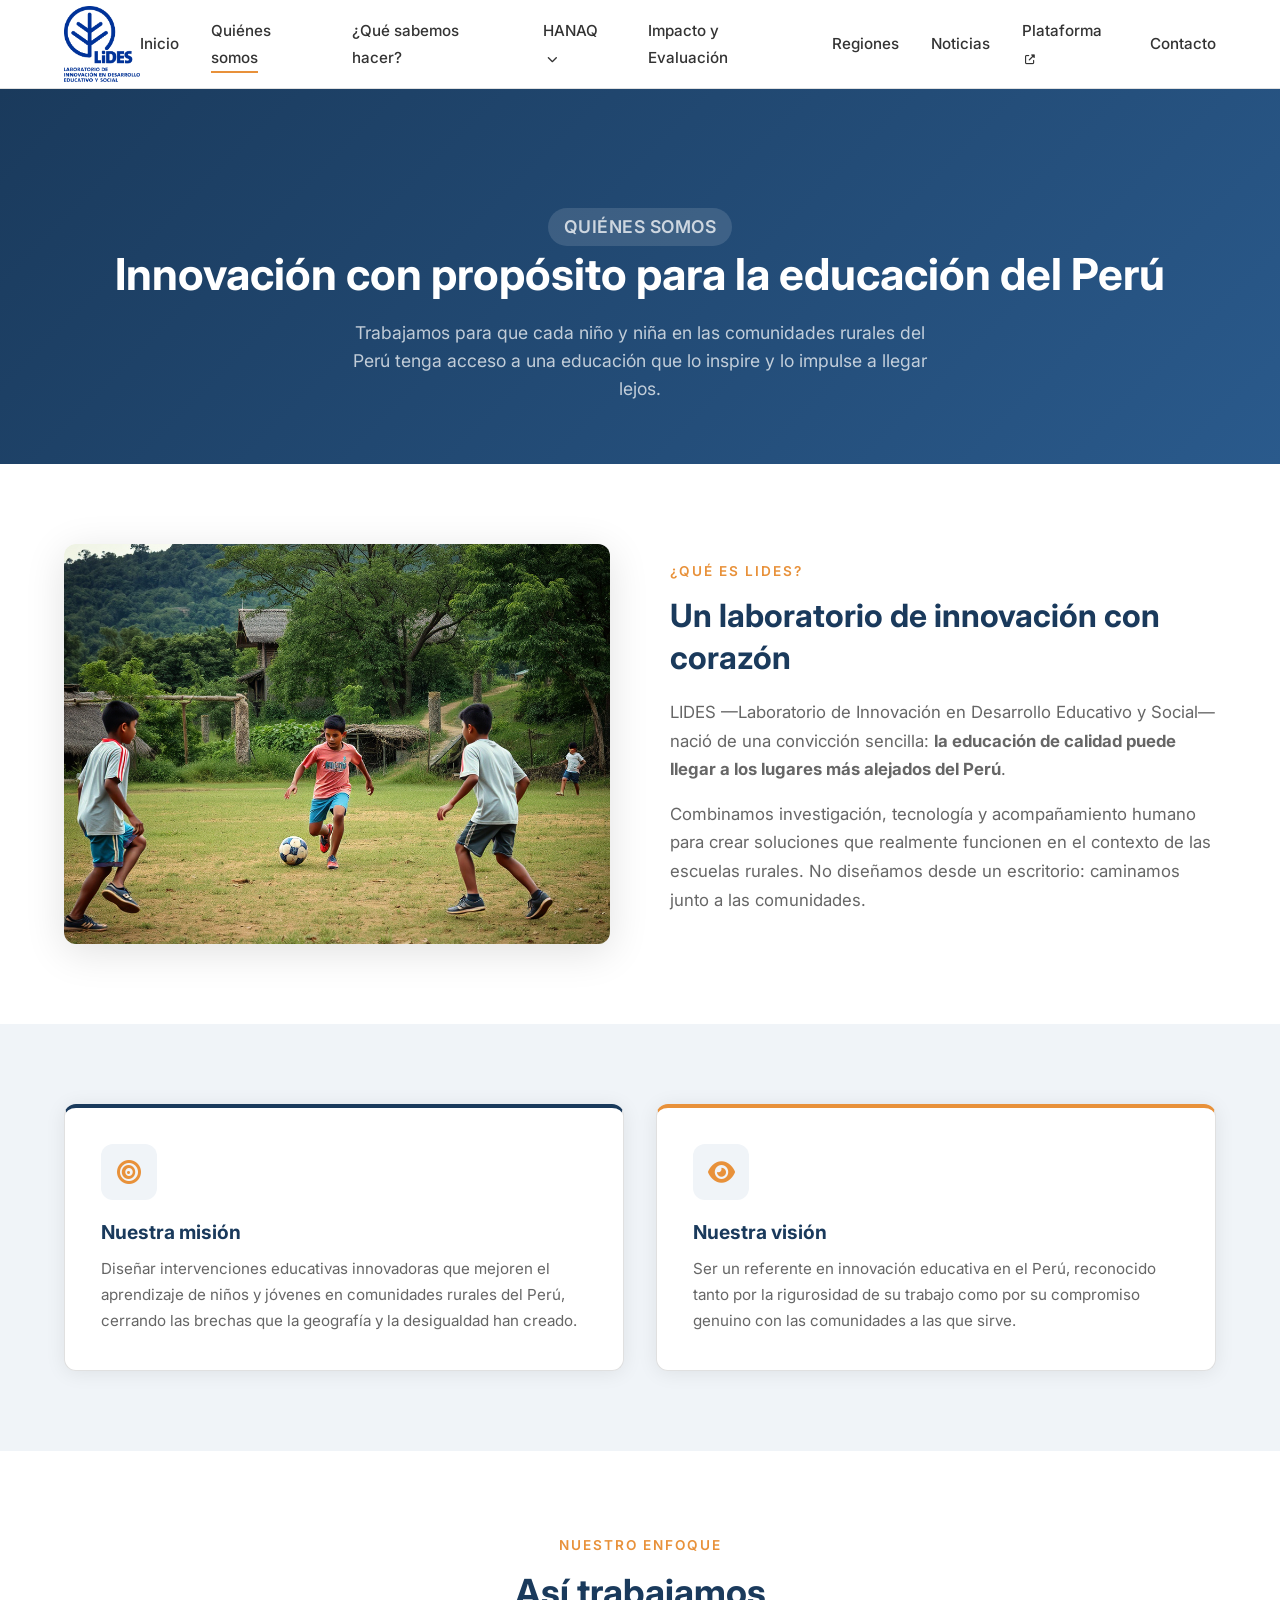
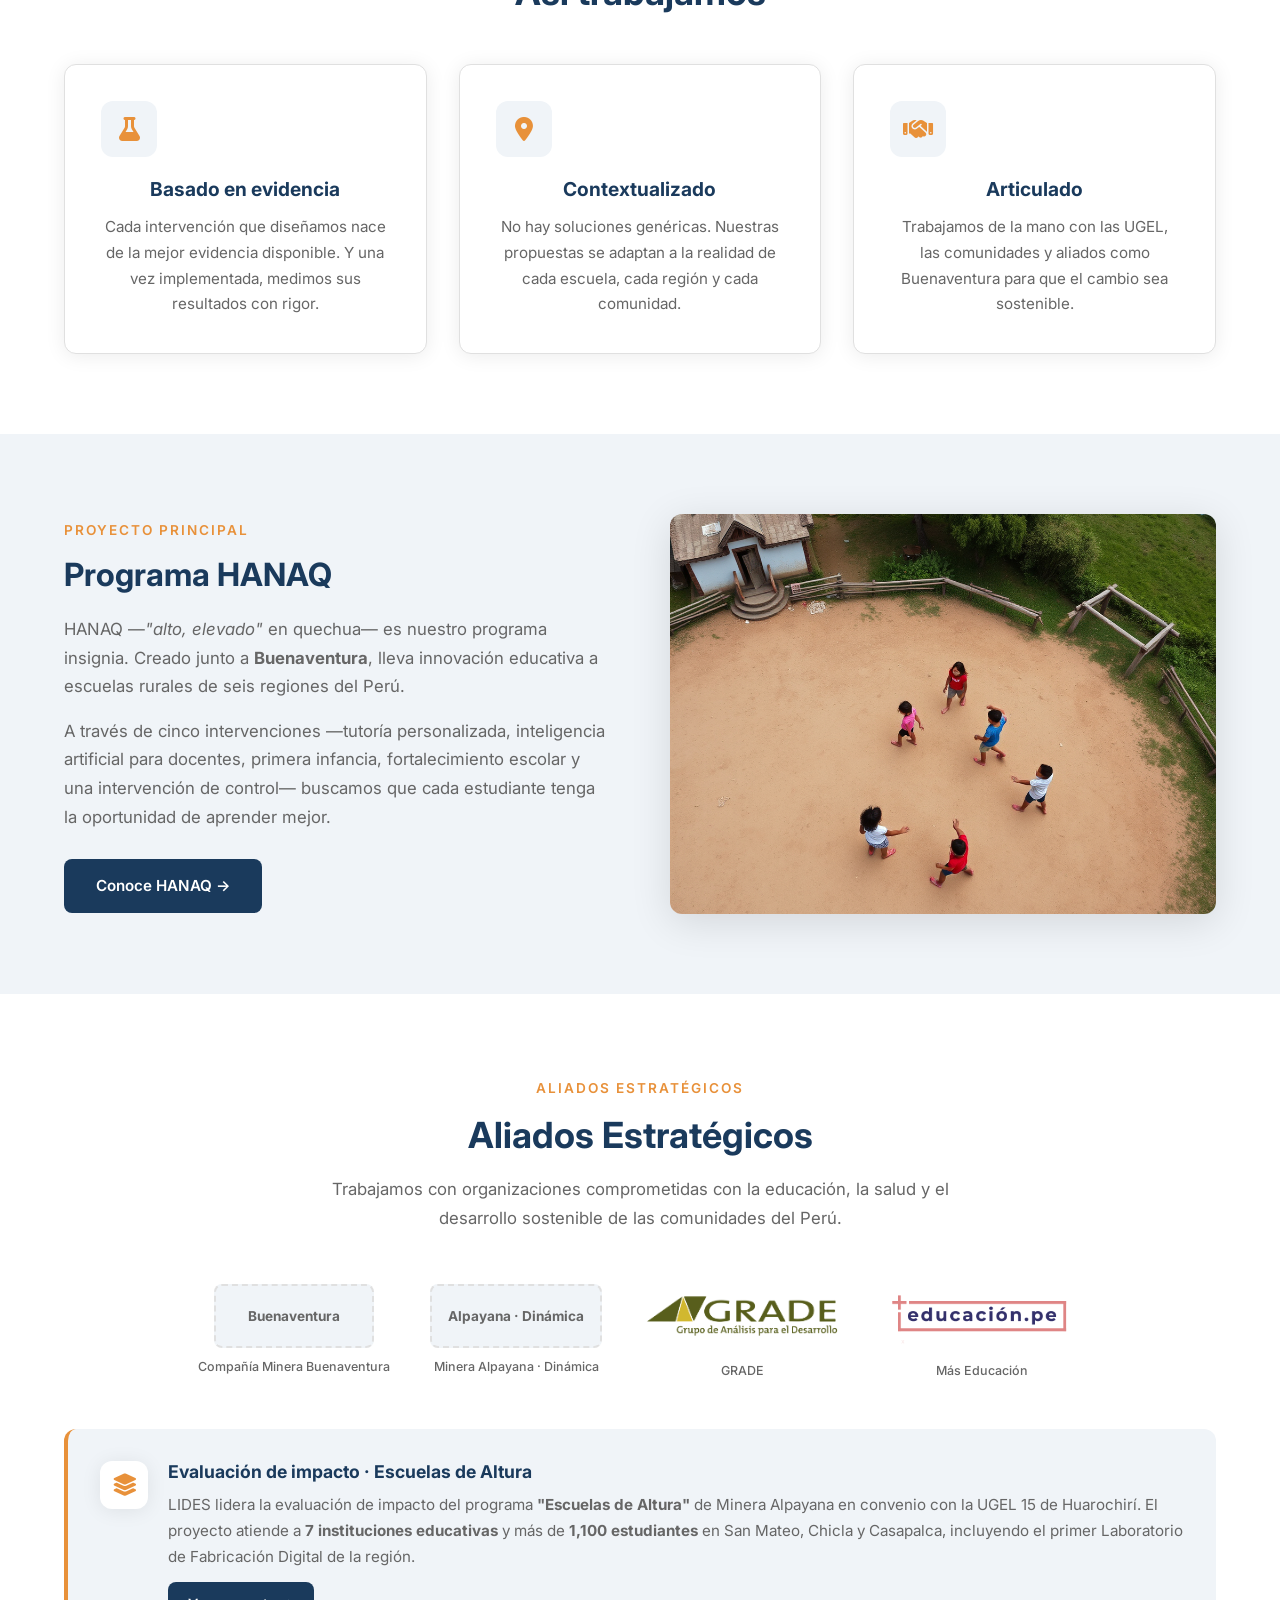
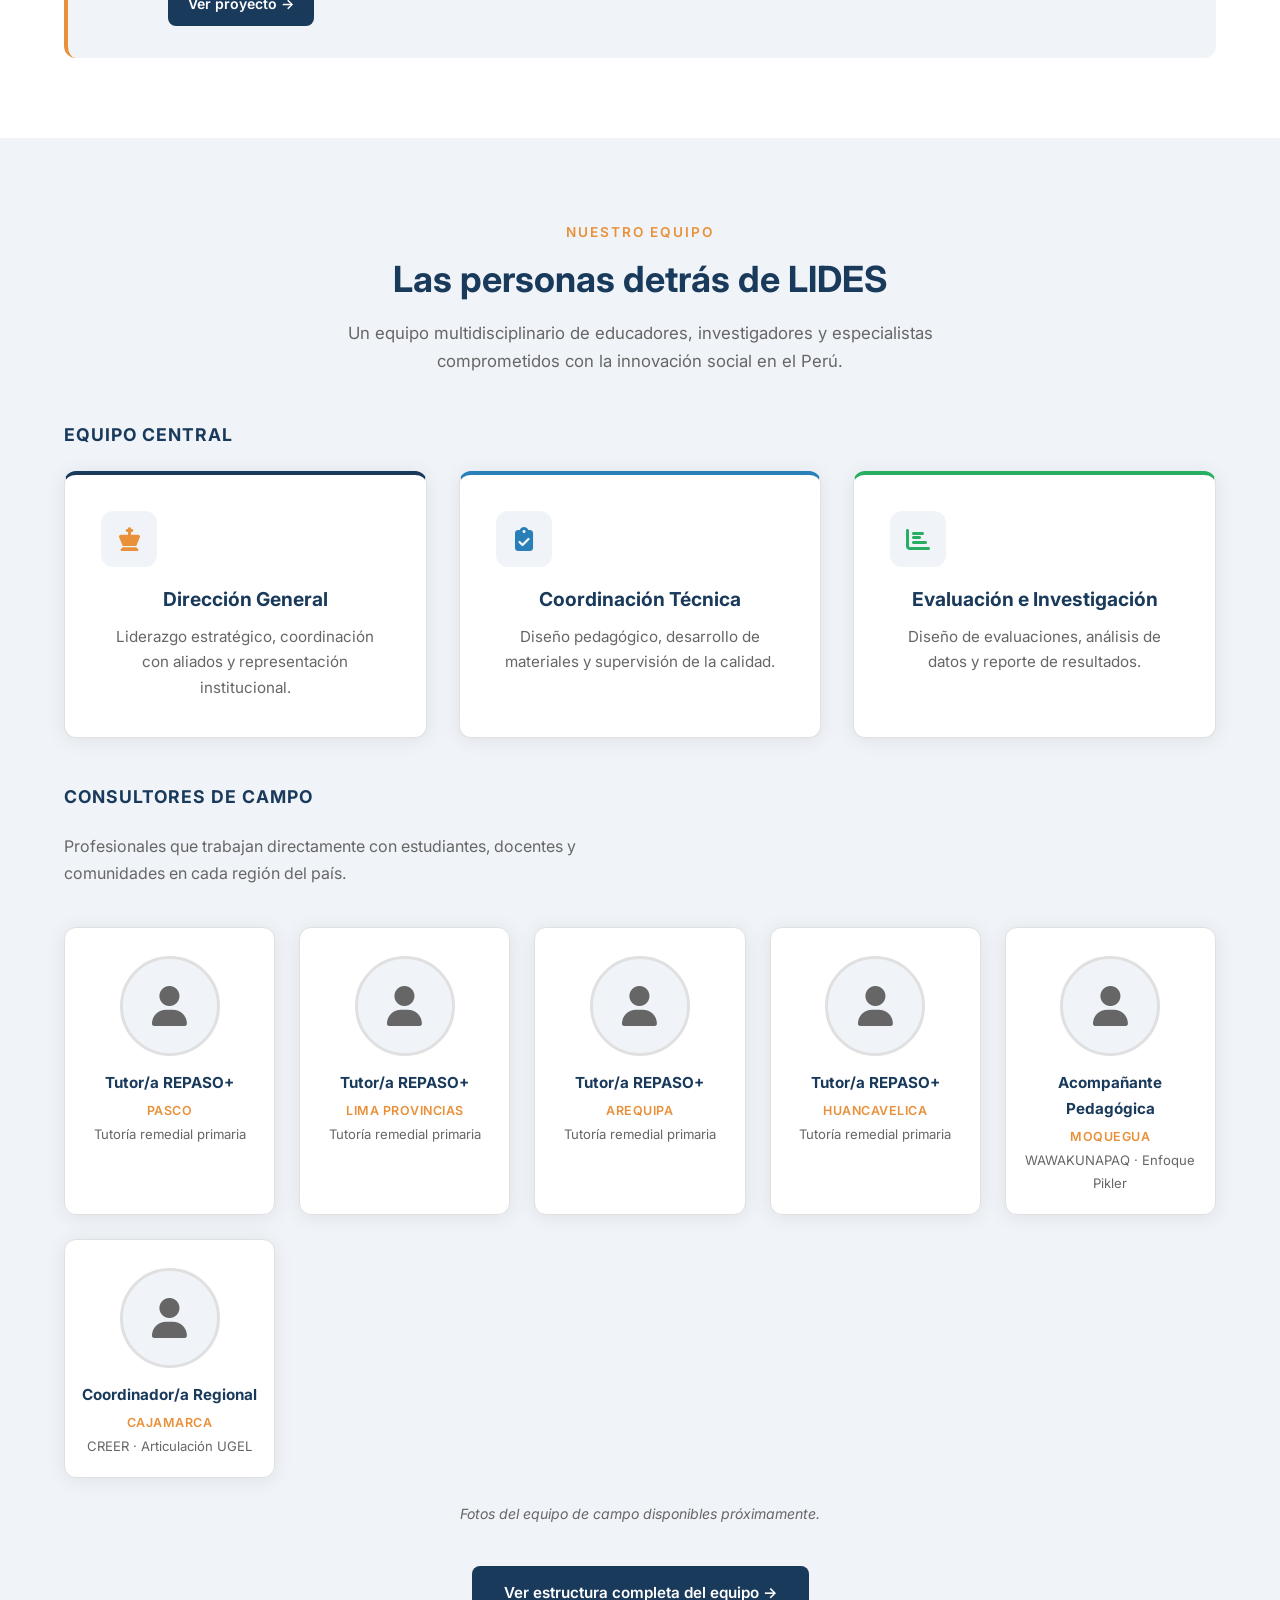
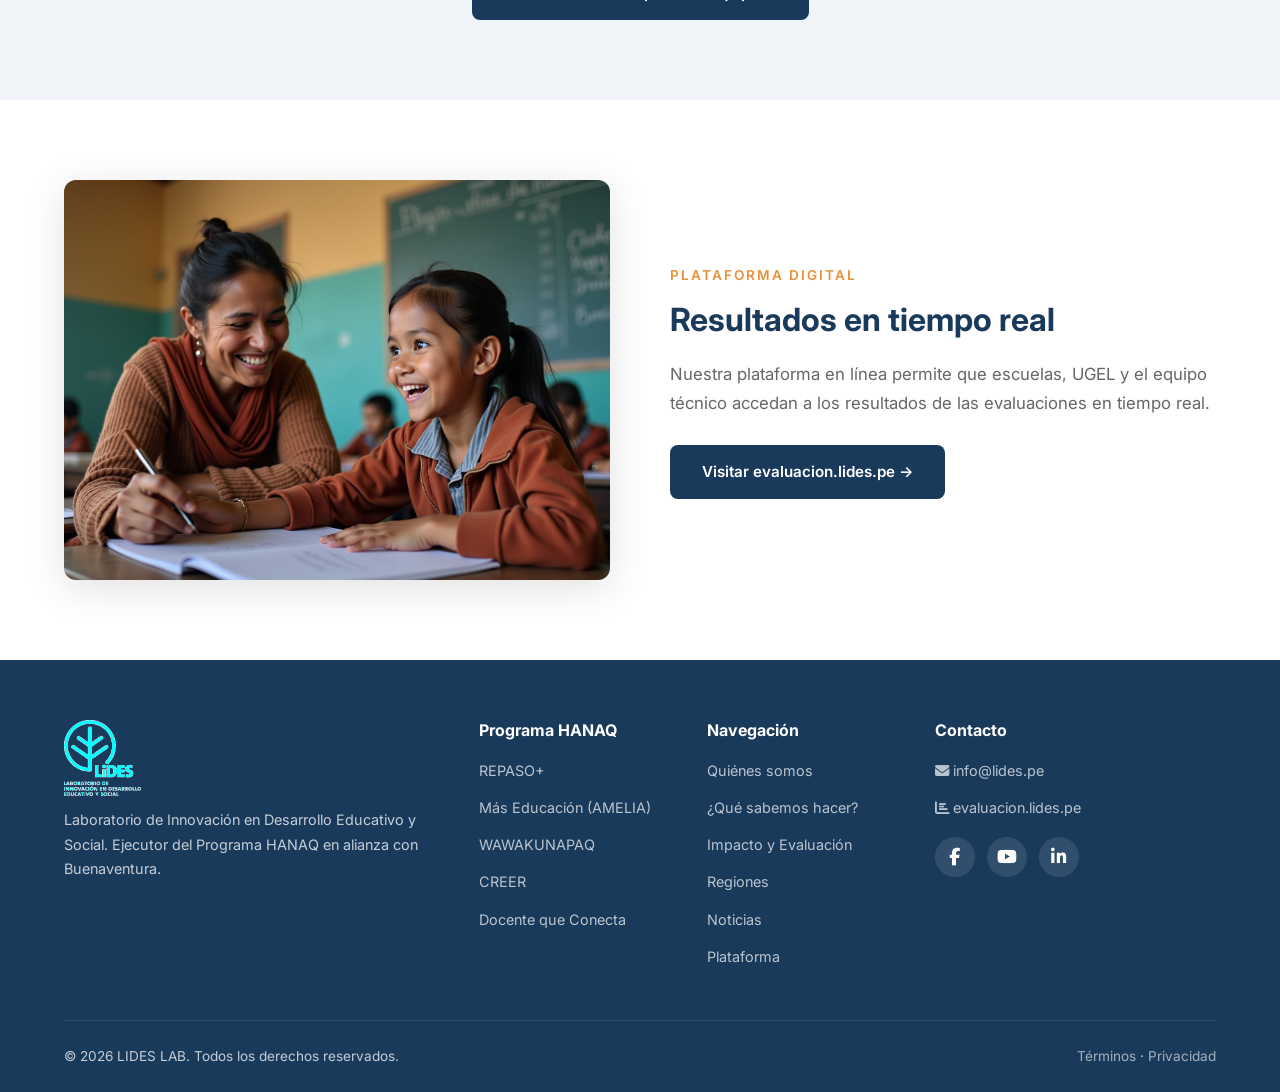
<file: sobre.html>
<!DOCTYPE html>
<html lang="es">
<head>
  <meta charset="UTF-8">
  <meta name="viewport" content="width=device-width, initial-scale=1.0">
  <meta http-equiv="X-Content-Type-Options" content="nosniff">
  <meta name="referrer" content="strict-origin-when-cross-origin">
  <title>Quiénes somos - LIDES</title>
  <meta name="description" content="LIDES es el Laboratorio de Innovación en Desarrollo Educativo y Social. Conoce nuestra misión, equipo y alianzas.">
  
  <link rel="preconnect" href="https://fonts.googleapis.com">
  <link rel="preconnect" href="https://fonts.gstatic.com" crossorigin>
  <link href="https://fonts.googleapis.com/css2?family=Inter:wght@400;500;600;700;800&display=swap" rel="stylesheet">
  <link rel="stylesheet" href="https://cdnjs.cloudflare.com/ajax/libs/font-awesome/6.5.1/css/all.min.css" integrity="sha384-t1nt8BQoYMLFN5p42tRAtuAAFQaCQODekUVeKKZrEnEyp4H2R0RHFz0KWpmj7i8g" crossorigin="anonymous">
  <link rel="stylesheet" href="css/style.css">
  <link rel="icon" href="img/logo_edited.png" type="image/png">
</head>
<body>

  <!-- ===== HEADER ===== -->
  <header class="header" id="header">
    <nav class="nav">
      <a href="index.html" class="nav__logo">
        <img src="img/logo_edited.png" alt="LIDES Logo">
      </a>
      <ul class="nav__links" id="navLinks">
        <li><a href="index.html">Inicio</a></li>
        <li><a href="sobre.html" class="active">Quiénes somos</a></li>
        <li><a href="servicios.html">¿Qué sabemos hacer?</a></li>
        <li class="nav__dropdown">
          <a href="programa.html">HANAQ <i class="fas fa-chevron-down" style="font-size: 0.7em; margin-left: 4px;"></i></a>
          <ul class="nav__dropdown-menu">
            <li><a href="programa.html#repaso">REPASO+</a></li>
            <li><a href="programa.html#mas-educacion">Más Educación (AMELIA)</a></li>
            <li><a href="programa.html#wawakunapaq">WAWAKUNAPAQ</a></li>
            <li><a href="programa.html#creer">CREER</a></li>
            <li><a href="programa.html#docente-conecta">Docente que Conecta</a></li>
          </ul>
        </li>
        <li><a href="evaluacion.html">Impacto y Evaluación</a></li>
        <li><a href="regiones.html">Regiones</a></li>
        <li><a href="noticias.html">Noticias</a></li>
        <li><a href="https://evaluacion.lides.pe" target="_blank" rel="noopener noreferrer">Plataforma <i class="fas fa-external-link-alt" style="font-size:0.65em; margin-left:3px;"></i></a></li>
        <li><a href="index.html#contacto">Contacto</a></li>
      </ul>
      <button class="nav__toggle" id="navToggle" aria-label="Toggle menu">
        <span></span><span></span><span></span>
      </button>
    </nav>
  </header>

  <!-- ===== PAGE HEADER ===== -->
  <section class="page-header">
    <div class="container">
      <p class="page-header__label">Quiénes somos</p>
      <h1>Innovación con propósito para la educación del Perú</h1>
      <p class="page-header__description">
        Trabajamos para que cada niño y niña en las comunidades rurales del Perú tenga 
        acceso a una educación que lo inspire y lo impulse a llegar lejos.
      </p>
    </div>
  </section>

  <!-- ===== QUIÉNES SOMOS ===== -->
  <section class="section">
    <div class="container">
      <div class="split fade-in">
        <div class="split__image">
          <img src="img/latino%20adolescents%20playing%20footbal%20in%20rural%20area.jpg" alt="Comunidades rurales del Perú">
        </div>
        <div class="split__content">
          <span class="section-header__label">¿Qué es LIDES?</span>
          <h2>Un laboratorio de innovación con corazón</h2>
          <p>
            LIDES —Laboratorio de Innovación en Desarrollo Educativo y Social— nació de 
            una convicción sencilla: <strong>la educación de calidad puede llegar a los 
            lugares más alejados del Perú</strong>.
          </p>
          <p>
            Combinamos investigación, tecnología y acompañamiento humano para crear 
            soluciones que realmente funcionen en el contexto de las escuelas rurales. 
            No diseñamos desde un escritorio: caminamos junto a las comunidades.
          </p>
        </div>
      </div>
    </div>
  </section>

  <!-- ===== MISIÓN Y VISIÓN ===== -->
  <section class="section section--alt">
    <div class="container">
      <div class="cards-grid fade-in" style="--cols: 2;">
        <div class="card" style="border-top: 4px solid var(--primary);">
          <div class="card__icon"><i class="fas fa-bullseye"></i></div>
          <h3 class="card__title">Nuestra misión</h3>
          <p class="card__text">
            Diseñar intervenciones educativas innovadoras que mejoren el aprendizaje de 
            niños y jóvenes en comunidades rurales del Perú, cerrando las brechas 
            que la geografía y la desigualdad han creado.
          </p>
        </div>
        <div class="card" style="border-top: 4px solid var(--accent);">
          <div class="card__icon"><i class="fas fa-eye"></i></div>
          <h3 class="card__title">Nuestra visión</h3>
          <p class="card__text">
            Ser un referente en innovación educativa en el Perú, reconocido tanto por 
            la rigurosidad de su trabajo como por su compromiso genuino con las 
            comunidades a las que sirve.
          </p>
        </div>
      </div>
    </div>
  </section>

  <!-- ===== NUESTRO ENFOQUE ===== -->
  <section class="section">
    <div class="container">
      <div class="section-header fade-in">
        <span class="section-header__label">Nuestro enfoque</span>
        <h2 class="section-header__title">Así trabajamos</h2>
      </div>

      <div class="cards-grid fade-in" style="--cols: 3; margin-top: 40px;">
        <div class="card" style="text-align: center;">
          <div class="card__icon"><i class="fas fa-flask"></i></div>
          <h3 class="card__title">Basado en evidencia</h3>
          <p class="card__text">
            Cada intervención que diseñamos nace de la mejor evidencia disponible. 
            Y una vez implementada, medimos sus resultados con rigor.
          </p>
        </div>
        <div class="card" style="text-align: center;">
          <div class="card__icon"><i class="fas fa-map-marker-alt"></i></div>
          <h3 class="card__title">Contextualizado</h3>
          <p class="card__text">
            No hay soluciones genéricas. Nuestras propuestas se adaptan a la realidad 
            de cada escuela, cada región y cada comunidad.
          </p>
        </div>
        <div class="card" style="text-align: center;">
          <div class="card__icon"><i class="fas fa-handshake"></i></div>
          <h3 class="card__title">Articulado</h3>
          <p class="card__text">
            Trabajamos de la mano con las UGEL, las comunidades y aliados como 
            Buenaventura para que el cambio sea sostenible.
          </p>
        </div>
      </div>
    </div>
  </section>

  <!-- ===== PROGRAMA HANAQ ===== -->
  <section class="section section--alt">
    <div class="container">
      <div class="split fade-in" style="direction: rtl;">
        <div class="split__image" style="direction: ltr;">
          <img src="img/12-14-year-old%20children%20playing%20in%20the%20playground%20area%20in%20rural%20area%20in%20Peru.jpg" alt="Programa HANAQ">
        </div>
        <div class="split__content" style="direction: ltr;">
          <span class="section-header__label">Proyecto principal</span>
          <h2>Programa HANAQ</h2>
          <p>
            HANAQ —<em>"alto, elevado"</em> en quechua— es nuestro programa insignia. 
            Creado junto a <strong>Buenaventura</strong>, lleva innovación educativa a 
            escuelas rurales de seis regiones del Perú.
          </p>
          <p>
            A través de cinco intervenciones —tutoría personalizada, inteligencia artificial 
            para docentes, primera infancia, fortalecimiento escolar y una intervención de control— 
            buscamos que cada estudiante tenga la oportunidad de aprender mejor.
          </p>
          <a href="programa.html" class="btn btn--dark" style="margin-top: 12px;">Conoce HANAQ →</a>
        </div>
      </div>
    </div>
  </section>

  <!-- ===== ALIADOS ESTRATÉGICOS ===== -->
  <section class="section">
    <div class="container">
      <div class="section-header fade-in">
        <span class="section-header__label">Aliados estratégicos</span>
        <h2 class="section-header__title">Aliados Estratégicos</h2>
        <p class="section-header__text">
          Trabajamos con organizaciones comprometidas con la educación, la salud y el desarrollo 
          sostenible de las comunidades del Perú.
        </p>
      </div>

      <div class="allies-grid fade-in">
        <div class="ally-logo">
          <div class="ally-logo__placeholder">Buenaventura</div>
          <span class="ally-logo__name">Compañía Minera Buenaventura</span>
        </div>
        <div class="ally-logo">
          <div class="ally-logo__placeholder">Alpayana · Dinámica</div>
          <span class="ally-logo__name">Minera Alpayana · Dinámica</span>
        </div>
        <div class="ally-logo">
          <img class="ally-logo__img" src="img/logosfotos/LOGOGRADE_ESP.png" alt="GRADE - Grupo de Análisis para el Desarrollo">
          <span class="ally-logo__name">GRADE</span>
        </div>
        <div class="ally-logo">
          <img class="ally-logo__img" src="img/logosfotos/logo_mas_educacion.png" alt="MásEducaciónPe">
          <span class="ally-logo__name">Más Educación</span>
        </div>
      </div>

      <!-- Descripción breve de la alianza Alpayana -->
      <div class="fade-in" style="margin-top: 48px; background: var(--bg-section); border-radius: var(--radius); padding: 32px; border-left: 4px solid var(--accent);">
        <div style="display: flex; align-items: flex-start; gap: 20px;">
          <div style="flex-shrink: 0; width: 48px; height: 48px; border-radius: 12px; background: var(--white); display: flex; align-items: center; justify-content: center; font-size: 1.4rem; color: var(--accent); box-shadow: var(--shadow);">
            <i class="fas fa-layer-group"></i>
          </div>
          <div>
            <h3 style="font-size: 1.1rem; margin-bottom: 8px;">Evaluación de impacto · Escuelas de Altura</h3>
            <p style="color: var(--text-light); font-size: 0.95rem; margin-bottom: 12px;">
              LIDES lidera la evaluación de impacto del programa <strong>"Escuelas de Altura"</strong> de 
              Minera Alpayana en convenio con la UGEL 15 de Huarochirí. El proyecto atiende a 
              <strong>7 instituciones educativas</strong> y más de <strong>1,100 estudiantes</strong> 
              en San Mateo, Chicla y Casapalca, incluyendo el primer Laboratorio de Fabricación 
              Digital de la región.
            </p>
            <a href="evaluacion.html#proyectos" class="btn btn--dark" style="font-size: 0.88rem; padding: 10px 20px;">Ver proyecto →</a>
          </div>
        </div>
      </div>
    </div>
  </section>

  <!-- ===== EQUIPO DE CONSULTORES ===== -->
  <section class="section section--alt" id="equipo">
    <div class="container">
      <div class="section-header fade-in">
        <span class="section-header__label">Nuestro equipo</span>
        <h2 class="section-header__title">Las personas detrás de LIDES</h2>
        <p class="section-header__text">
          Un equipo multidisciplinario de educadores, investigadores y especialistas 
          comprometidos con la innovación social en el Perú.
        </p>
      </div>

      <!-- Equipo central -->
      <h3 style="margin-bottom: 24px; color: var(--primary); font-size: 1.1rem; text-transform: uppercase; letter-spacing: 1px;">Equipo central</h3>
      <div class="cards-grid fade-in" style="--cols: 3; margin-bottom: 48px;">
        <div class="card" style="text-align: center; border-top: 4px solid var(--primary);">
          <div class="card__icon"><i class="fas fa-chess-king"></i></div>
          <h3 class="card__title">Dirección General</h3>
          <p class="card__text">Liderazgo estratégico, coordinación con aliados y representación institucional.</p>
        </div>
        <div class="card" style="text-align: center; border-top: 4px solid #2980b9;">
          <div class="card__icon" style="color: #2980b9;"><i class="fas fa-clipboard-check"></i></div>
          <h3 class="card__title">Coordinación Técnica</h3>
          <p class="card__text">Diseño pedagógico, desarrollo de materiales y supervisión de la calidad.</p>
        </div>
        <div class="card" style="text-align: center; border-top: 4px solid #27ae60;">
          <div class="card__icon" style="color: #27ae60;"><i class="fas fa-chart-bar"></i></div>
          <h3 class="card__title">Evaluación e Investigación</h3>
          <p class="card__text">Diseño de evaluaciones, análisis de datos y reporte de resultados.</p>
        </div>
      </div>

      <!-- Consultores de campo -->
      <h3 style="margin-bottom: 24px; color: var(--primary); font-size: 1.1rem; text-transform: uppercase; letter-spacing: 1px;">Consultores de campo</h3>
      <p style="color: var(--text-light); margin-bottom: 32px; max-width: 600px;">Profesionales que trabajan directamente con estudiantes, docentes y comunidades en cada región del país.</p>
      <div class="consultants-grid fade-in">
        <!-- Placeholder cards: reemplazar con fotos reales cuando estén disponibles -->
        <div class="consultant-card">
          <div class="consultant-card__photo"><i class="fas fa-user"></i></div>
          <div class="consultant-card__name">Tutor/a REPASO+</div>
          <div class="consultant-card__region">Pasco</div>
          <div class="consultant-card__role">Tutoría remedial primaria</div>
        </div>
        <div class="consultant-card">
          <div class="consultant-card__photo"><i class="fas fa-user"></i></div>
          <div class="consultant-card__name">Tutor/a REPASO+</div>
          <div class="consultant-card__region">Lima Provincias</div>
          <div class="consultant-card__role">Tutoría remedial primaria</div>
        </div>
        <div class="consultant-card">
          <div class="consultant-card__photo"><i class="fas fa-user"></i></div>
          <div class="consultant-card__name">Tutor/a REPASO+</div>
          <div class="consultant-card__region">Arequipa</div>
          <div class="consultant-card__role">Tutoría remedial primaria</div>
        </div>
        <div class="consultant-card">
          <div class="consultant-card__photo"><i class="fas fa-user"></i></div>
          <div class="consultant-card__name">Tutor/a REPASO+</div>
          <div class="consultant-card__region">Huancavelica</div>
          <div class="consultant-card__role">Tutoría remedial primaria</div>
        </div>
        <div class="consultant-card">
          <div class="consultant-card__photo"><i class="fas fa-user"></i></div>
          <div class="consultant-card__name">Acompañante Pedagógica</div>
          <div class="consultant-card__region">Moquegua</div>
          <div class="consultant-card__role">WAWAKUNAPAQ · Enfoque Pikler</div>
        </div>
        <div class="consultant-card">
          <div class="consultant-card__photo"><i class="fas fa-user"></i></div>
          <div class="consultant-card__name">Coordinador/a Regional</div>
          <div class="consultant-card__region">Cajamarca</div>
          <div class="consultant-card__role">CREER · Articulación UGEL</div>
        </div>
      </div>
      <p style="text-align: center; margin-top: 24px; color: var(--text-light); font-size: 0.88rem; font-style: italic;">Fotos del equipo de campo disponibles próximamente.</p>

      <div style="text-align: center; margin-top: 40px;">
        <a href="equipo.html" class="btn btn--dark">Ver estructura completa del equipo →</a>
      </div>
    </div>
  </section>

  <!-- ===== PLATAFORMA DE EVALUACIÓN ===== -->
  <section class="section">
    <div class="container">
      <div class="split fade-in">
        <div class="split__image">
          <img src="img/Home-Welcome-1.jpg" alt="Plataforma de evaluación">
        </div>
        <div class="split__content">
          <span class="section-header__label">Plataforma digital</span>
          <h2>Resultados en tiempo real</h2>
          <p>
            Nuestra plataforma en línea permite que escuelas, UGEL y el equipo técnico 
            accedan a los resultados de las evaluaciones en tiempo real.
          </p>
          <a href="https://evaluacion.lides.pe" class="btn btn--dark" style="margin-top: 12px;" target="_blank" rel="noopener noreferrer">
            Visitar evaluacion.lides.pe →
          </a>
        </div>
      </div>
    </div>
  </section>



  <!-- ===== FOOTER ===== -->
  <footer class="footer">
    <div class="container">
      <div class="footer-grid">
        <div class="footer__brand">
          <a href="index.html" class="nav__logo" style="color: white;">
            <img src="img/logo_edited.png" alt="LIDES" style="filter: brightness(10);">
          </a>
          <p>Laboratorio de Innovación en Desarrollo Educativo y Social. Ejecutor del Programa HANAQ en alianza con Buenaventura.</p>
        </div>
        <div>
          <h4>Programa HANAQ</h4>
          <ul class="footer__links">
            <li><a href="programa.html#repaso">REPASO+</a></li>
            <li><a href="programa.html#mas-educacion">Más Educación (AMELIA)</a></li>
            <li><a href="programa.html#wawakunapaq">WAWAKUNAPAQ</a></li>
            <li><a href="programa.html#creer">CREER</a></li>
            <li><a href="programa.html#docente-conecta">Docente que Conecta</a></li>
          </ul>
        </div>
        <div>
          <h4>Navegación</h4>
          <ul class="footer__links">
            <li><a href="sobre.html">Quiénes somos</a></li>
            <li><a href="servicios.html">¿Qué sabemos hacer?</a></li>
            <li><a href="evaluacion.html">Impacto y Evaluación</a></li>
            <li><a href="regiones.html">Regiones</a></li>
            <li><a href="noticias.html">Noticias</a></li>
            <li><a href="https://evaluacion.lides.pe" target="_blank" rel="noopener noreferrer">Plataforma</a></li>
          </ul>
        </div>
        <div>
          <h4>Contacto</h4>
          <ul class="footer__links">
            <li><a href="mailto:info@lides.pe"><i class="fas fa-envelope"></i> info@lides.pe</a></li>
            <li><a href="https://evaluacion.lides.pe"><i class="fas fa-chart-bar"></i> evaluacion.lides.pe</a></li>
          </ul>
          <div class="social-links">
            <a href="https://www.facebook.com/lideslab" aria-label="Facebook"><i class="fab fa-facebook-f"></i></a>
            <a href="https://www.youtube.com/@lideslab" aria-label="YouTube"><i class="fab fa-youtube"></i></a>
            <a href="https://www.linkedin.com/company/lideslab" aria-label="LinkedIn"><i class="fab fa-linkedin-in"></i></a>
          </div>
        </div>
      </div>
      <div class="footer__bottom">
        <p>&copy; 2026 LIDES LAB. Todos los derechos reservados.</p>
        <div><a href="terminos.html">Términos</a> · <a href="privacidad.html">Privacidad</a></div>
      </div>
    </div>
  </footer>

  <script src="js/main.js"></script>
</body>
</html>
</file>
<file: css/style.css>
/* ===== LIDES Website Styles ===== */

/* --- Reset & Base --- */
*, *::before, *::after {
  box-sizing: border-box;
  margin: 0;
  padding: 0;
}

:root {
  --primary: #1a3a5c;
  --primary-light: #2a5a8c;
  --accent: #e8913a;
  --accent-hover: #d17e2e;
  --text: #333;
  --text-light: #666;
  --bg: #ffffff;
  --bg-light: #f8f9fa;
  --bg-section: #f0f4f8;
  --border: #e0e0e0;
  --white: #ffffff;
  --shadow: 0 2px 20px rgba(0, 0, 0, 0.08);
  --shadow-lg: 0 8px 40px rgba(0, 0, 0, 0.12);
  --radius: 12px;
  --transition: 0.3s ease;
  --max-width: 1200px;
}

html {
  scroll-behavior: smooth;
}

body {
  font-family: 'Inter', -apple-system, BlinkMacSystemFont, 'Segoe UI', Roboto, sans-serif;
  color: var(--text);
  background: var(--bg);
  line-height: 1.7;
  font-size: 16px;
}

img {
  max-width: 100%;
  height: auto;
  display: block;
}

a {
  color: var(--primary);
  text-decoration: none;
  transition: color var(--transition);
}

a:hover {
  color: var(--accent);
}

h1, h2, h3, h4 {
  color: var(--primary);
  line-height: 1.3;
  font-weight: 700;
}

/* --- Layout --- */
.container {
  max-width: var(--max-width);
  margin: 0 auto;
  padding: 0 24px;
}

.section {
  padding: 80px 0;
}

.section--alt {
  background: var(--bg-section);
}

/* --- Header & Navigation --- */
.header {
  position: fixed;
  top: 0;
  left: 0;
  right: 0;
  z-index: 1000;
  background: rgba(255, 255, 255, 0.95);
  backdrop-filter: blur(10px);
  border-bottom: 1px solid var(--border);
  transition: box-shadow var(--transition);
}

.header.scrolled {
  box-shadow: var(--shadow);
}

.nav {
  display: flex;
  align-items: center;
  justify-content: space-between;
  height: 88px;
  max-width: var(--max-width);
  margin: 0 auto;
  padding: 0 24px;
}

.nav__logo {
  display: flex;
  align-items: center;
  gap: 12px;
  font-weight: 700;
  font-size: 1.25rem;
  color: var(--primary);
}

.nav__logo img {
  height: 76px;
  width: auto;
}

.nav__links {
  display: flex;
  align-items: center;
  gap: 32px;
  list-style: none;
}

.nav__links a {
  font-weight: 500;
  font-size: 0.95rem;
  color: var(--text);
  position: relative;
  padding: 4px 0;
}

.nav__links a::after {
  content: '';
  position: absolute;
  bottom: -2px;
  left: 0;
  width: 0;
  height: 2px;
  background: var(--accent);
  transition: width var(--transition);
}

.nav__links a:hover::after,
.nav__links a.active::after {
  width: 100%;
}

.nav__links a:hover {
  color: var(--primary);
}

.lang-switch {
  display: inline-flex;
  align-items: center;
  gap: 6px;
  padding: 6px 14px;
  border: 1px solid var(--border);
  border-radius: 20px;
  font-size: 0.85rem;
  font-weight: 500;
  color: var(--text-light);
  transition: all var(--transition);
}

.lang-switch:hover {
  border-color: var(--accent);
  color: var(--accent);
}

/* Mobile menu */
.nav__toggle {
  display: none;
  background: none;
  border: none;
  cursor: pointer;
  padding: 8px;
}

.nav__toggle span {
  display: block;
  width: 24px;
  height: 2px;
  background: var(--text);
  margin: 5px 0;
  transition: var(--transition);
}

/* --- Hero Section --- */
.hero {
  position: relative;
  min-height: 85vh;
  display: flex;
  align-items: center;
  overflow: hidden;
  margin-top: 88px;
}

.hero__bg {
  position: absolute;
  inset: 0;
  background: linear-gradient(135deg, var(--primary) 0%, var(--primary-light) 100%);
}

.hero__bg-image {
  position: absolute;
  inset: 0;
  background-size: cover;
  background-position: center;
  opacity: 0.15;
}

.hero__content {
  position: relative;
  z-index: 2;
  max-width: 700px;
  color: var(--white);
  padding: 60px 0;
}

.hero__subtitle {
  font-size: 1rem;
  font-weight: 500;
  text-transform: uppercase;
  letter-spacing: 3px;
  opacity: 0.85;
  margin-bottom: 16px;
}

.hero__title {
  font-size: clamp(2rem, 5vw, 3.2rem);
  color: var(--white);
  margin-bottom: 24px;
  line-height: 1.2;
}

.hero__description {
  font-size: 1.15rem;
  line-height: 1.8;
  opacity: 0.9;
  margin-bottom: 36px;
}

.hero__actions {
  display: flex;
  gap: 16px;
  flex-wrap: wrap;
}

/* --- Buttons --- */
.btn {
  display: inline-flex;
  align-items: center;
  gap: 8px;
  padding: 14px 32px;
  font-size: 0.95rem;
  font-weight: 600;
  border-radius: 8px;
  cursor: pointer;
  border: none;
  transition: all var(--transition);
  text-decoration: none;
}

.btn--primary {
  background: var(--accent);
  color: var(--white);
}

.btn--primary:hover {
  background: var(--accent-hover);
  color: var(--white);
  transform: translateY(-2px);
  box-shadow: 0 4px 15px rgba(232, 145, 58, 0.4);
}

.btn--outline {
  background: transparent;
  color: var(--white);
  border: 2px solid rgba(255, 255, 255, 0.5);
}

.btn--outline:hover {
  background: rgba(255, 255, 255, 0.1);
  border-color: var(--white);
  color: var(--white);
}

.btn--dark {
  background: var(--primary);
  color: var(--white);
}

.btn--dark:hover {
  background: var(--primary-light);
  color: var(--white);
  transform: translateY(-2px);
}

/* --- Section Headers --- */
.section-header {
  text-align: center;
  max-width: 650px;
  margin: 0 auto 48px;
}

.section-header__label {
  display: inline-block;
  font-size: 0.85rem;
  font-weight: 600;
  text-transform: uppercase;
  letter-spacing: 2px;
  color: var(--accent);
  margin-bottom: 12px;
}

.section-header__title {
  font-size: clamp(1.75rem, 3.5vw, 2.25rem);
  margin-bottom: 16px;
}

.section-header__text {
  color: var(--text-light);
  font-size: 1.05rem;
}

/* --- Cards Grid --- */
.cards-grid {
  display: grid;
  grid-template-columns: repeat(auto-fit, minmax(300px, 1fr));
  gap: 32px;
}

.card {
  background: var(--white);
  border-radius: var(--radius);
  padding: 36px;
  box-shadow: var(--shadow);
  transition: transform var(--transition), box-shadow var(--transition);
  border: 1px solid var(--border);
}

.card:hover {
  transform: translateY(-4px);
  box-shadow: var(--shadow-lg);
}

.card__icon {
  width: 56px;
  height: 56px;
  border-radius: 12px;
  background: var(--bg-section);
  display: flex;
  align-items: center;
  justify-content: center;
  font-size: 1.5rem;
  margin-bottom: 20px;
  color: var(--accent);
}

.card__title {
  font-size: 1.2rem;
  margin-bottom: 12px;
}

.card__text {
  color: var(--text-light);
  font-size: 0.95rem;
  line-height: 1.7;
}

/* --- About / Mission Split Section --- */
.split {
  display: grid;
  grid-template-columns: 1fr 1fr;
  gap: 60px;
  align-items: center;
}

.split__image {
  border-radius: var(--radius);
  overflow: hidden;
  box-shadow: var(--shadow-lg);
}

.split__image img {
  width: 100%;
  height: 400px;
  object-fit: cover;
}

.split__content h2 {
  font-size: clamp(1.5rem, 3vw, 2rem);
  margin-bottom: 20px;
}

.split__content p {
  color: var(--text-light);
  margin-bottom: 16px;
  font-size: 1.05rem;
}

/* --- Stats --- */
.stats {
  display: grid;
  grid-template-columns: repeat(auto-fit, minmax(200px, 1fr));
  gap: 32px;
  text-align: center;
}

.stat {
  padding: 24px;
}

.stat__number {
  font-size: 2.5rem;
  font-weight: 800;
  color: var(--accent);
  line-height: 1.2;
}

.stat__label {
  font-size: 0.95rem;
  color: var(--text-light);
  margin-top: 8px;
}

/* --- News / Recent Updates --- */
.news-grid {
  display: grid;
  grid-template-columns: repeat(auto-fit, minmax(320px, 1fr));
  gap: 32px;
}

.news-card {
  background: var(--white);
  border-radius: var(--radius);
  overflow: hidden;
  box-shadow: var(--shadow);
  transition: transform var(--transition);
  border: 1px solid var(--border);
}

.news-card:hover {
  transform: translateY(-4px);
}

.news-card__image {
  height: 200px;
  background-size: cover;
  background-position: center;
  background-color: var(--bg-section);
}

.news-card__body {
  padding: 24px;
}

.news-card__date {
  font-size: 0.8rem;
  color: var(--accent);
  font-weight: 600;
  text-transform: uppercase;
  letter-spacing: 1px;
}

.news-card__title {
  font-size: 1.1rem;
  margin: 8px 0 12px;
}

.news-card__text {
  color: var(--text-light);
  font-size: 0.9rem;
}

/* --- Contact Section --- */
.contact-grid {
  display: grid;
  grid-template-columns: 1fr 1fr;
  gap: 48px;
  align-items: start;
}

.contact-info {
  padding: 40px;
  background: var(--primary);
  color: var(--white);
  border-radius: var(--radius);
}

.contact-info h3 {
  color: var(--white);
  font-size: 1.5rem;
  margin-bottom: 16px;
}

.contact-info p {
  opacity: 0.85;
  margin-bottom: 28px;
  line-height: 1.7;
}

.contact-info__item {
  display: flex;
  align-items: center;
  gap: 12px;
  margin-bottom: 16px;
  font-size: 0.95rem;
}

.contact-info__item a {
  color: var(--white);
  opacity: 0.9;
}

.contact-info__item a:hover {
  opacity: 1;
  color: var(--accent);
}

.contact-form {
  padding: 40px;
  background: var(--white);
  border-radius: var(--radius);
  box-shadow: var(--shadow);
  border: 1px solid var(--border);
}

.form-group {
  margin-bottom: 20px;
}

.form-group label {
  display: block;
  font-weight: 500;
  font-size: 0.9rem;
  margin-bottom: 6px;
  color: var(--text);
}

.form-group input,
.form-group textarea {
  width: 100%;
  padding: 12px 16px;
  border: 1px solid var(--border);
  border-radius: 8px;
  font-size: 0.95rem;
  font-family: inherit;
  transition: border-color var(--transition);
  background: var(--bg-light);
}

.form-group input:focus,
.form-group textarea:focus {
  outline: none;
  border-color: var(--accent);
  background: var(--white);
}

.form-group textarea {
  resize: vertical;
  min-height: 120px;
}

/* --- Newsletter --- */
.newsletter {
  background: linear-gradient(135deg, var(--primary) 0%, var(--primary-light) 100%);
  padding: 60px 0;
  text-align: center;
  color: var(--white);
}

.newsletter h2 {
  color: var(--white);
  font-size: 1.75rem;
  margin-bottom: 12px;
}

.newsletter p {
  opacity: 0.85;
  margin-bottom: 28px;
  font-size: 1.05rem;
}

.newsletter-form {
  display: flex;
  gap: 12px;
  max-width: 480px;
  margin: 0 auto;
}

.newsletter-form input {
  flex: 1;
  padding: 14px 20px;
  border: none;
  border-radius: 8px;
  font-size: 0.95rem;
  font-family: inherit;
}

.newsletter-form input:focus {
  outline: 2px solid var(--accent);
}

.newsletter-form button {
  padding: 14px 28px;
  background: var(--accent);
  color: var(--white);
  border: none;
  border-radius: 8px;
  font-weight: 600;
  cursor: pointer;
  transition: background var(--transition);
  white-space: nowrap;
}

.newsletter-form button:hover {
  background: var(--accent-hover);
}

/* --- Footer --- */
.footer {
  background: var(--primary);
  color: rgba(255, 255, 255, 0.75);
  padding: 60px 0 24px;
}

.footer-grid {
  display: grid;
  grid-template-columns: 2fr 1fr 1fr 1.5fr;
  gap: 40px;
  margin-bottom: 40px;
}

.footer h4 {
  color: var(--white);
  font-size: 1rem;
  margin-bottom: 16px;
}

.footer__brand p {
  font-size: 0.9rem;
  line-height: 1.7;
  margin-top: 12px;
}

.footer__links {
  list-style: none;
}

.footer__links li {
  margin-bottom: 10px;
}

.footer__links a {
  color: rgba(255, 255, 255, 0.7);
  font-size: 0.9rem;
  transition: color var(--transition);
}

.footer__links a:hover {
  color: var(--accent);
}

.social-links {
  display: flex;
  gap: 12px;
  margin-top: 16px;
}

.social-links a {
  width: 40px;
  height: 40px;
  border-radius: 50%;
  background: rgba(255, 255, 255, 0.1);
  display: flex;
  align-items: center;
  justify-content: center;
  color: var(--white);
  transition: background var(--transition);
  font-size: 1.1rem;
}

.social-links a:hover {
  background: var(--accent);
  color: var(--white);
}

.footer__bottom {
  border-top: 1px solid rgba(255, 255, 255, 0.1);
  padding-top: 24px;
  display: flex;
  justify-content: space-between;
  align-items: center;
  font-size: 0.85rem;
}

.footer__bottom a {
  color: rgba(255, 255, 255, 0.6);
}

.footer__bottom a:hover {
  color: var(--accent);
}

/* --- Objectives Grid --- */
.objectives-grid {
  display: grid;
  grid-template-columns: repeat(auto-fit, minmax(280px, 1fr));
  gap: 24px;
}

.objective {
  padding: 32px;
  background: var(--white);
  border-radius: var(--radius);
  border-left: 4px solid var(--accent);
  box-shadow: var(--shadow);
}

.objective h3 {
  font-size: 1.1rem;
  margin-bottom: 10px;
}

.objective p {
  color: var(--text-light);
  font-size: 0.95rem;
}

/* --- Team --- */
.team-grid {
  display: grid;
  grid-template-columns: repeat(auto-fit, minmax(220px, 1fr));
  gap: 32px;
  text-align: center;
}

.team-member {
  padding: 32px 20px;
  background: var(--white);
  border-radius: var(--radius);
  box-shadow: var(--shadow);
  border: 1px solid var(--border);
}

.team-member__photo {
  width: 120px;
  height: 120px;
  border-radius: 50%;
  margin: 0 auto 16px;
  background: var(--bg-section);
  overflow: hidden;
  border: 3px solid var(--accent);
}

.team-member__photo img {
  width: 100%;
  height: 100%;
  object-fit: cover;
}

.team-member h4 {
  font-size: 1.05rem;
  margin-bottom: 4px;
}

.team-member p {
  color: var(--text-light);
  font-size: 0.85rem;
}

/* --- Page Header (for inner pages) --- */
.page-header {
  background: linear-gradient(135deg, var(--primary) 0%, var(--primary-light) 100%);
  padding: 120px 0 60px;
  margin-top: 88px;
  color: var(--white);
  text-align: center;
}

.page-header h1 {
  color: var(--white);
  font-size: clamp(2rem, 4vw, 2.75rem);
  margin-bottom: 16px;
}

.page-header p {
  font-size: 1.1rem;
  opacity: 0.85;
  max-width: 600px;
  margin: 0 auto;
}

/* --- Animations --- */
.fade-in {
  opacity: 0;
  transform: translateY(20px);
  transition: opacity 0.6s ease, transform 0.6s ease;
}

.fade-in.visible {
  opacity: 1;
  transform: translateY(0);
}

/* --- Responsive --- */
@media (max-width: 768px) {
  .nav__links {
    display: none;
    position: absolute;
    top: 72px;
    left: 0;
    right: 0;
    background: var(--white);
    flex-direction: column;
    padding: 24px;
    gap: 16px;
    box-shadow: var(--shadow);
    border-top: 1px solid var(--border);
  }

  .nav__links.active {
    display: flex;
  }

  .nav__toggle {
    display: block;
  }

  .nav__toggle.active span:nth-child(1) {
    transform: rotate(45deg) translate(5px, 5px);
  }

  .nav__toggle.active span:nth-child(2) {
    opacity: 0;
  }

  .nav__toggle.active span:nth-child(3) {
    transform: rotate(-45deg) translate(5px, -5px);
  }

  .hero {
    min-height: 70vh;
  }

  .hero__content {
    padding: 40px 0;
  }

  .split {
    grid-template-columns: 1fr;
    gap: 32px;
  }

  .contact-grid {
    grid-template-columns: 1fr;
  }

  .footer-grid {
    grid-template-columns: 1fr 1fr;
    gap: 32px;
  }

  .newsletter-form {
    flex-direction: column;
  }

  .hero__actions {
    flex-direction: column;
    align-items: flex-start;
  }

  .section {
    padding: 60px 0;
  }

  .footer__bottom {
    flex-direction: column;
    gap: 12px;
    text-align: center;
  }
}

@media (max-width: 480px) {
  .footer-grid {
    grid-template-columns: 1fr;
  }

  .cards-grid {
    grid-template-columns: 1fr;
  }

  .stats {
    grid-template-columns: 1fr 1fr;
  }
}

/* ===== NEW COMPONENTS (HANAQ Redesign) ===== */

/* --- Navigation Dropdown --- */
.nav__dropdown {
  position: relative;
}

.nav__dropdown-menu {
  position: absolute;
  top: 100%;
  left: 50%;
  transform: translateX(-50%);
  background: var(--white);
  border: 1px solid var(--border);
  border-radius: var(--radius);
  box-shadow: var(--shadow-lg);
  padding: 8px 0;
  min-width: 220px;
  opacity: 0;
  visibility: hidden;
  transform: translateX(-50%) translateY(8px);
  transition: all 0.25s ease;
  list-style: none;
  z-index: 100;
}

.nav__dropdown:hover .nav__dropdown-menu {
  opacity: 1;
  visibility: visible;
  transform: translateX(-50%) translateY(0);
}

.nav__dropdown-menu li a {
  display: block;
  padding: 10px 20px;
  font-size: 0.9rem;
  color: var(--text);
  font-weight: 400;
  white-space: nowrap;
}

.nav__dropdown-menu li a:hover {
  background: var(--bg-section);
  color: var(--primary);
}

.nav__dropdown-menu li a::after {
  display: none;
}

/* --- Card as Link --- */
.card--link {
  display: block;
  text-decoration: none;
  color: inherit;
  transition: transform var(--transition), box-shadow var(--transition);
  cursor: pointer;
}

.card--link:hover {
  transform: translateY(-4px);
  box-shadow: var(--shadow-lg);
  color: inherit;
}

.card--link .card__title {
  transition: color var(--transition);
}

.card--link:hover .card__title {
  color: var(--accent);
}

/* --- Card Tag --- */
.card__tag {
  display: inline-block;
  background: var(--bg-section);
  color: var(--text-light);
  padding: 4px 12px;
  border-radius: 20px;
  font-size: 0.8rem;
  font-weight: 500;
  margin-top: 12px;
  letter-spacing: 0.3px;
}

/* --- Regions Grid --- */
.regions-grid {
  display: grid;
  grid-template-columns: repeat(auto-fit, minmax(200px, 1fr));
  gap: 24px;
  margin-top: 40px;
}

.regions-grid--large {
  grid-template-columns: repeat(auto-fit, minmax(320px, 1fr));
  gap: 32px;
}

/* --- Region Card --- */
.region-card {
  background: var(--white);
  border: 1px solid var(--border);
  border-radius: var(--radius);
  padding: 24px;
  text-align: center;
  transition: transform var(--transition), box-shadow var(--transition);
}

.region-card:hover {
  transform: translateY(-2px);
  box-shadow: var(--shadow);
}

.region-card h4 {
  margin-bottom: 4px;
  font-size: 1.1rem;
}

.region-card p {
  font-size: 0.9rem;
  color: var(--text-light);
  margin-bottom: 8px;
}

.region-card__icon {
  width: 56px;
  height: 56px;
  background: var(--bg-section);
  border-radius: 50%;
  display: flex;
  align-items: center;
  justify-content: center;
  margin: 0 auto 16px;
  font-size: 1.5rem;
  color: var(--primary);
}

.region-card__interventions {
  display: inline-block;
  background: var(--primary);
  color: var(--white);
  padding: 4px 12px;
  border-radius: 20px;
  font-size: 0.75rem;
  font-weight: 600;
  letter-spacing: 0.5px;
  text-transform: uppercase;
}

/* --- Region Card Expanded (regiones.html) --- */
.region-card--expanded {
  text-align: left;
  padding: 0;
  overflow: hidden;
}

.region-card--expanded .region-card__header {
  display: flex;
  align-items: center;
  gap: 16px;
  padding: 24px;
  background: var(--bg-section);
  border-bottom: 1px solid var(--border);
}

.region-card--expanded .region-card__header .region-card__icon {
  margin: 0;
  flex-shrink: 0;
}

.region-card--expanded .region-card__header h3 {
  margin: 0;
  font-size: 1.2rem;
  color: var(--primary);
}

.region-card--expanded .region-card__body {
  padding: 24px;
}

.region-card--expanded .region-card__body h4 {
  font-size: 1rem;
  color: var(--primary);
  margin-bottom: 8px;
}

.region-card--expanded .region-card__body p {
  margin-bottom: 16px;
}

/* --- School List --- */
.school-list {
  margin-top: 16px;
}

.school-list h5 {
  font-size: 0.85rem;
  font-weight: 600;
  color: var(--text);
  margin-bottom: 8px;
  text-transform: uppercase;
  letter-spacing: 0.5px;
}

.school-list ul {
  list-style: none;
  padding: 0;
  margin-bottom: 16px;
}

.school-list ul li {
  padding: 6px 0;
  font-size: 0.9rem;
  color: var(--text-light);
  border-bottom: 1px solid var(--bg-section);
}

.school-list ul li:last-child {
  border-bottom: none;
}

.school-list__note {
  font-size: 0.85rem;
  color: var(--text-light);
  font-style: italic;
}

/* --- Features List --- */
.features-list {
  display: flex;
  flex-direction: column;
  gap: 12px;
  margin-top: 16px;
}

.feature-item {
  display: flex;
  align-items: flex-start;
  gap: 4px;
  font-size: 0.95rem;
  line-height: 1.5;
}

.feature-item i {
  margin-top: 4px;
  flex-shrink: 0;
}

/* --- News Featured --- */
.news-featured {
  background: var(--white);
  border: 1px solid var(--border);
  border-radius: var(--radius);
  overflow: hidden;
}

.news-featured .split {
  gap: 0;
}

.news-featured .split__image img {
  height: 100%;
  object-fit: cover;
  border-radius: 0;
}

.news-featured .split__content {
  padding: 40px;
}

/* --- News Grid Full Width --- */
.news-grid--full {
  grid-template-columns: repeat(auto-fill, minmax(300px, 1fr));
}

/* --- Cards Grid with custom columns --- */
.cards-grid[style*="--cols: 2"] {
  grid-template-columns: repeat(2, 1fr);
}

.cards-grid[style*="--cols: 3"] {
  grid-template-columns: repeat(3, 1fr);
}

.cards-grid[style*="--cols: 4"] {
  grid-template-columns: repeat(4, 1fr);
}

/* --- Page Header Label --- */
.page-header__label {
  display: inline-block;
  background: rgba(255, 255, 255, 0.15);
  color: rgba(255, 255, 255, 0.9);
  padding: 4px 16px;
  border-radius: 20px;
  font-size: 0.85rem;
  font-weight: 600;
  letter-spacing: 0.5px;
  text-transform: uppercase;
  margin-bottom: 16px;
}

.page-header__description {
  max-width: 700px;
  margin: 0 auto;
  color: rgba(255, 255, 255, 0.85);
  font-size: 1.1rem;
  line-height: 1.6;
  margin-top: 16px;
}

/* --- Responsive adjustments for new components --- */
@media (max-width: 768px) {
  .nav__dropdown-menu {
    position: static;
    transform: none;
    opacity: 1;
    visibility: visible;
    box-shadow: none;
    border: none;
    padding: 0 0 0 16px;
    min-width: auto;
    background: transparent;
    display: none;
  }

  .nav__dropdown.active .nav__dropdown-menu {
    display: block;
  }

  .regions-grid {
    grid-template-columns: 1fr;
  }

  .regions-grid--large {
    grid-template-columns: 1fr;
  }

  .cards-grid[style*="--cols: 2"],
  .cards-grid[style*="--cols: 3"],
  .cards-grid[style*="--cols: 4"] {
    grid-template-columns: 1fr;
  }

  .news-featured .split__content {
    padding: 24px;
  }

  .news-grid--full {
    grid-template-columns: 1fr;
  }
}

@media (min-width: 769px) and (max-width: 1024px) {
  .cards-grid[style*="--cols: 4"] {
    grid-template-columns: repeat(2, 1fr);
  }

  .cards-grid[style*="--cols: 3"] {
    grid-template-columns: repeat(2, 1fr);
  }
}

/* ===== NUEVOS COMPONENTES 2026 ===== */

/* --- Methodology Flow Infographic --- */
.methodology-flow {
  display: grid;
  grid-template-columns: repeat(5, 1fr);
  gap: 0;
  position: relative;
  margin: 48px 0 16px;
}

.methodology-flow::before {
  content: '';
  position: absolute;
  top: 32px;
  left: calc(10% + 12px);
  right: calc(10% + 12px);
  height: 3px;
  background: linear-gradient(90deg, var(--primary) 0%, var(--accent) 100%);
  z-index: 0;
}

.methodology-step {
  display: flex;
  flex-direction: column;
  align-items: center;
  text-align: center;
  padding: 0 8px;
  position: relative;
  z-index: 1;
}

.methodology-step__bubble {
  width: 64px;
  height: 64px;
  border-radius: 50%;
  background: var(--primary);
  color: var(--white);
  display: flex;
  align-items: center;
  justify-content: center;
  font-size: 1.4rem;
  margin-bottom: 16px;
  box-shadow: 0 4px 20px rgba(26, 58, 92, 0.3);
  transition: background var(--transition), transform var(--transition);
  border: 4px solid var(--white);
}

.methodology-step:hover .methodology-step__bubble {
  background: var(--accent);
  transform: scale(1.1);
}

.methodology-step__label {
  font-size: 0.88rem;
  font-weight: 700;
  color: var(--primary);
  line-height: 1.3;
  margin-bottom: 4px;
}

.methodology-step__desc {
  font-size: 0.78rem;
  color: var(--text-light);
  line-height: 1.4;
}

/* --- Ally Logos Grid --- */
.allies-grid {
  display: flex;
  flex-wrap: wrap;
  gap: 40px;
  align-items: center;
  justify-content: center;
  margin-top: 40px;
}

.ally-logo {
  display: flex;
  flex-direction: column;
  align-items: center;
  gap: 8px;
}

.ally-logo__img {
  height: 72px;
  width: auto;
  max-width: 200px;
  object-fit: contain;
  filter: grayscale(20%);
  transition: filter var(--transition), transform var(--transition);
}

.ally-logo__img:hover {
  filter: grayscale(0%);
  transform: scale(1.05);
}

.ally-logo__placeholder {
  height: 64px;
  min-width: 160px;
  border: 2px dashed var(--border);
  border-radius: 8px;
  display: flex;
  align-items: center;
  justify-content: center;
  font-size: 0.85rem;
  font-weight: 700;
  color: var(--text-light);
  background: var(--bg-section);
  padding: 0 16px;
}

.ally-logo__name {
  font-size: 0.78rem;
  color: var(--text-light);
  font-weight: 500;
  text-align: center;
}

/* --- Consultant Photo Cards --- */
.consultants-grid {
  display: grid;
  grid-template-columns: repeat(auto-fill, minmax(180px, 1fr));
  gap: 24px;
  margin-top: 40px;
}

.consultant-card {
  background: var(--white);
  border-radius: var(--radius);
  padding: 28px 16px 20px;
  text-align: center;
  box-shadow: var(--shadow);
  border: 1px solid var(--border);
  transition: transform var(--transition), box-shadow var(--transition);
}

.consultant-card:hover {
  transform: translateY(-3px);
  box-shadow: var(--shadow-lg);
}

.consultant-card__photo {
  width: 100px;
  height: 100px;
  border-radius: 50%;
  margin: 0 auto 14px;
  background: var(--bg-section);
  border: 3px solid var(--border);
  display: flex;
  align-items: center;
  justify-content: center;
  overflow: hidden;
  color: var(--text-light);
  font-size: 2.5rem;
}

.consultant-card__photo img {
  width: 100%;
  height: 100%;
  object-fit: cover;
}

.consultant-card__name {
  font-size: 0.95rem;
  font-weight: 700;
  color: var(--primary);
  margin-bottom: 4px;
}

.consultant-card__region {
  font-size: 0.78rem;
  color: var(--accent);
  font-weight: 600;
  margin-bottom: 2px;
  text-transform: uppercase;
  letter-spacing: 0.5px;
}

.consultant-card__role {
  font-size: 0.82rem;
  color: var(--text-light);
}

/* --- Service Pillars (servicios.html) --- */
.service-pillar {
  background: var(--white);
  border-radius: var(--radius);
  padding: 40px;
  box-shadow: var(--shadow);
  border: 1px solid var(--border);
  border-top: 5px solid var(--primary);
  transition: transform var(--transition), box-shadow var(--transition);
}

.service-pillar:hover {
  transform: translateY(-4px);
  box-shadow: var(--shadow-lg);
}

.service-pillar--accent { border-top-color: var(--accent); }
.service-pillar--green  { border-top-color: #27ae60; }

.service-pillar__icon {
  width: 64px;
  height: 64px;
  border-radius: 16px;
  background: var(--bg-section);
  display: flex;
  align-items: center;
  justify-content: center;
  font-size: 1.8rem;
  color: var(--primary);
  margin-bottom: 20px;
}

.service-pillar--accent .service-pillar__icon { color: var(--accent); }
.service-pillar--green  .service-pillar__icon { color: #27ae60; }

.service-pillar__title {
  font-size: 1.25rem;
  margin-bottom: 12px;
  color: var(--primary);
}

.service-pillar__desc {
  color: var(--text-light);
  font-size: 0.95rem;
  margin-bottom: 0;
  line-height: 1.7;
}

.service-pillar__items {
  list-style: none;
  margin-top: 20px;
  border-top: 1px solid var(--border);
  padding-top: 16px;
}

.service-pillar__items li {
  display: flex;
  align-items: flex-start;
  gap: 10px;
  padding: 9px 0;
  border-bottom: 1px solid var(--bg-section);
  font-size: 0.92rem;
  color: var(--text);
  line-height: 1.5;
}

.service-pillar__items li:last-child {
  border-bottom: none;
}

.service-pillar__items li i {
  margin-top: 3px;
  flex-shrink: 0;
  font-size: 0.85rem;
}

.service-pillar          .service-pillar__items li i { color: var(--primary); }
.service-pillar--accent  .service-pillar__items li i { color: var(--accent); }
.service-pillar--green   .service-pillar__items li i { color: #27ae60; }

/* --- Platform Preview --- */
.platform-preview {
  background: linear-gradient(135deg, var(--primary) 0%, var(--primary-light) 100%);
  border-radius: var(--radius);
  padding: 48px;
  color: var(--white);
  display: flex;
  flex-direction: column;
  align-items: center;
  justify-content: center;
  min-height: 280px;
  text-align: center;
  box-shadow: var(--shadow-lg);
}

.platform-preview h3 {
  color: var(--white);
  font-size: 1.5rem;
  margin: 16px 0 8px;
}

.platform-preview p {
  opacity: 0.85;
  font-size: 0.95rem;
  max-width: 320px;
  line-height: 1.6;
  margin-bottom: 24px;
}

/* --- Evidence "Próximamente" Cards --- */
.evidence-card {
  background: var(--white);
  border-radius: var(--radius);
  padding: 36px 24px;
  box-shadow: var(--shadow);
  border: 1px solid var(--border);
  text-align: center;
}

.evidence-card__icon {
  font-size: 2.5rem;
  color: var(--primary);
  opacity: 0.35;
  margin-bottom: 16px;
}

.evidence-card__title {
  font-size: 1rem;
  color: var(--primary);
  font-weight: 600;
  margin-bottom: 12px;
}

.evidence-card__badge {
  display: inline-block;
  background: var(--bg-section);
  color: var(--text-light);
  padding: 3px 12px;
  border-radius: 20px;
  font-size: 0.75rem;
  font-weight: 600;
  letter-spacing: 0.5px;
  text-transform: uppercase;
}

/* Responsive for new components */
@media (max-width: 768px) {
  .methodology-flow {
    grid-template-columns: 1fr;
    gap: 20px;
  }

  .methodology-flow::before {
    display: none;
  }

  .methodology-step {
    flex-direction: row;
    text-align: left;
    gap: 16px;
    align-items: flex-start;
  }

  .methodology-step__bubble {
    flex-shrink: 0;
    margin-bottom: 0;
    margin-top: 2px;
  }

  .consultants-grid {
    grid-template-columns: repeat(2, 1fr);
    gap: 16px;
  }

  .service-pillar {
    padding: 28px;
  }

  .allies-grid {
    gap: 24px;
  }
}

@media (max-width: 480px) {
  .methodology-flow {
    gap: 16px;
  }
}
</file>
